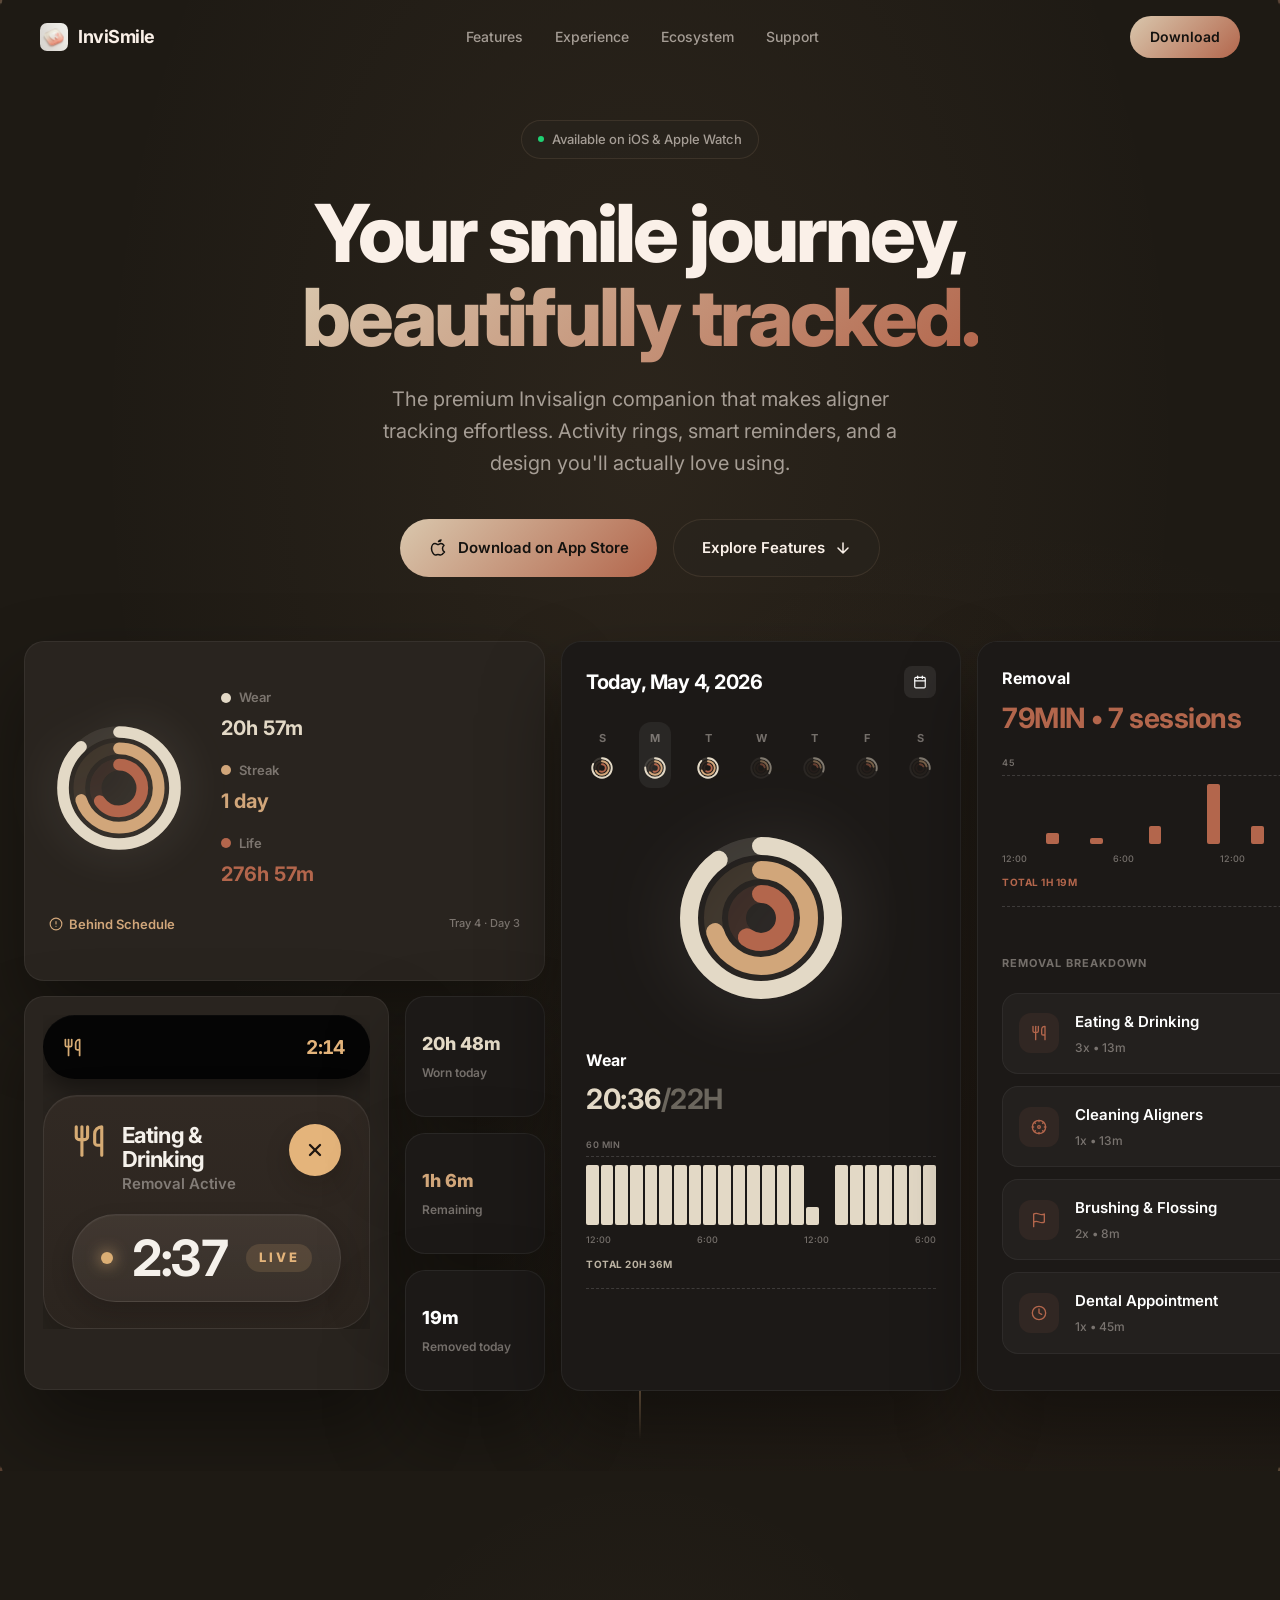
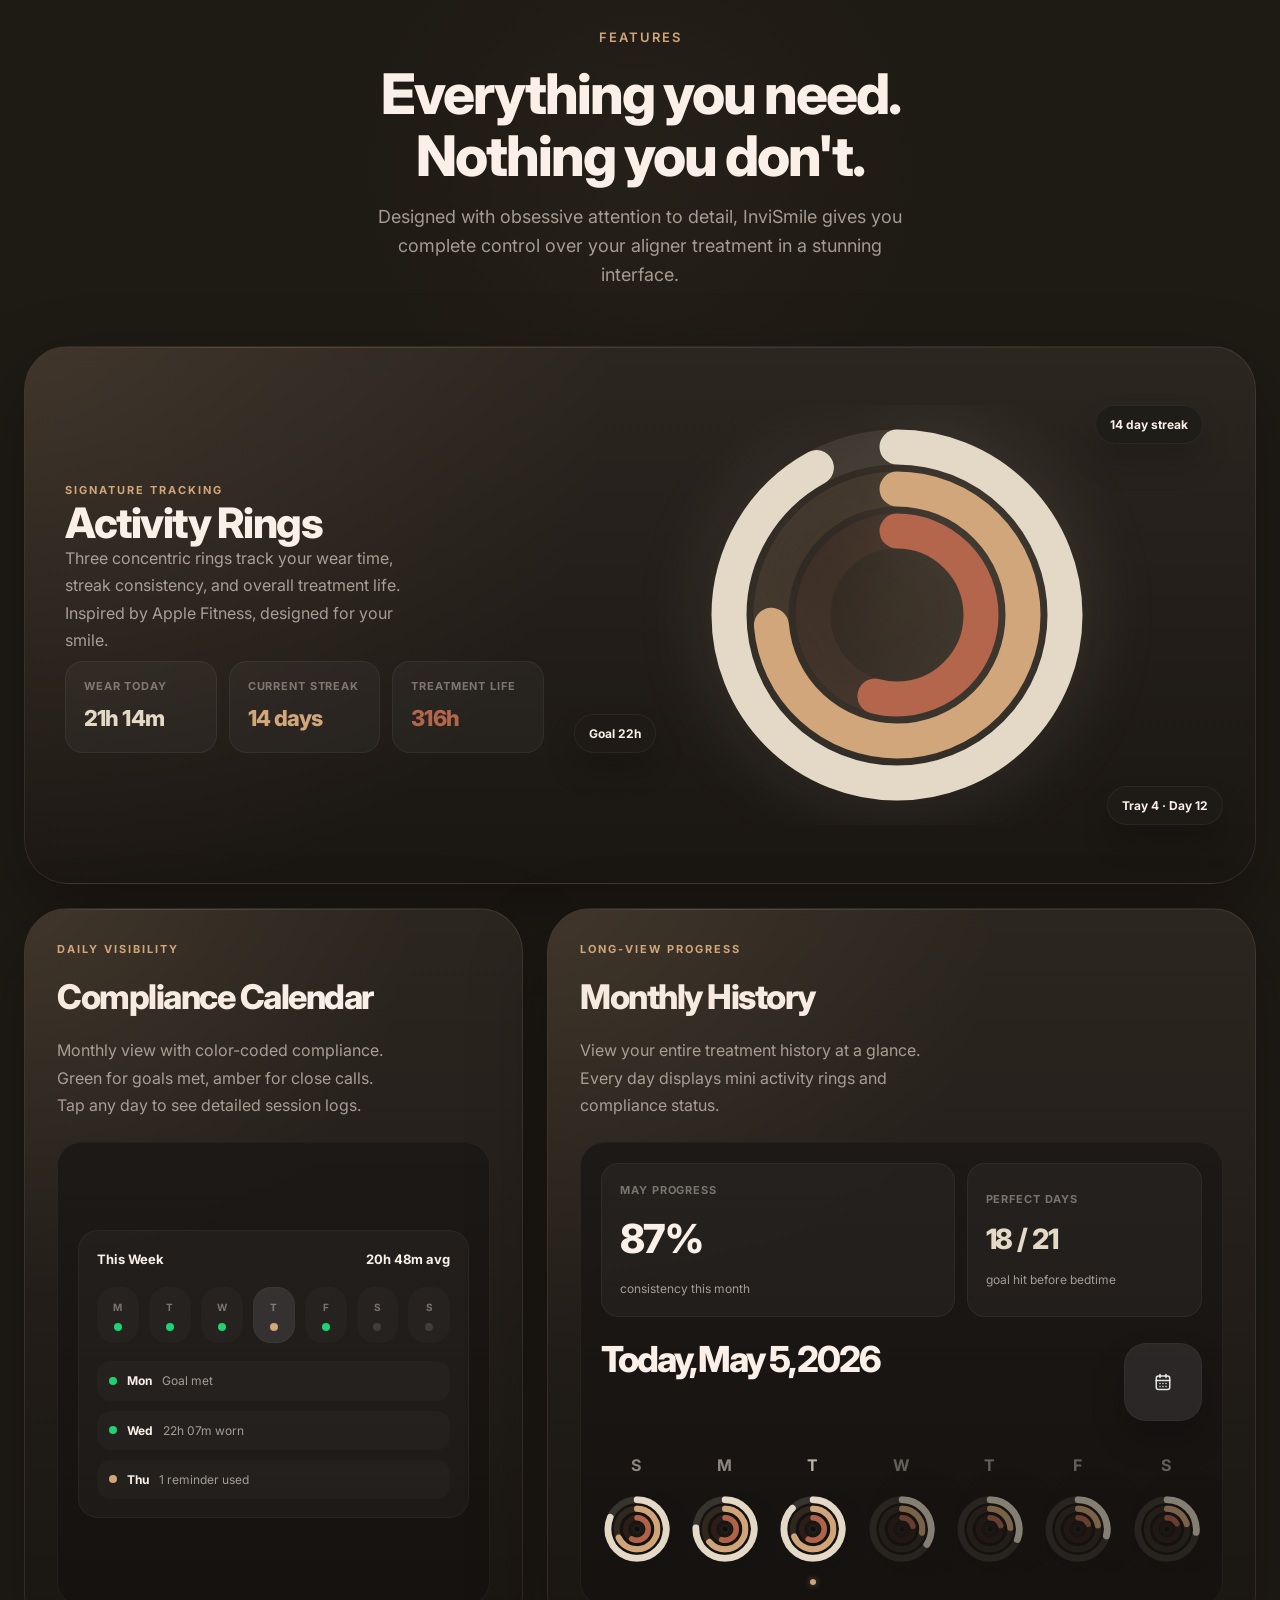
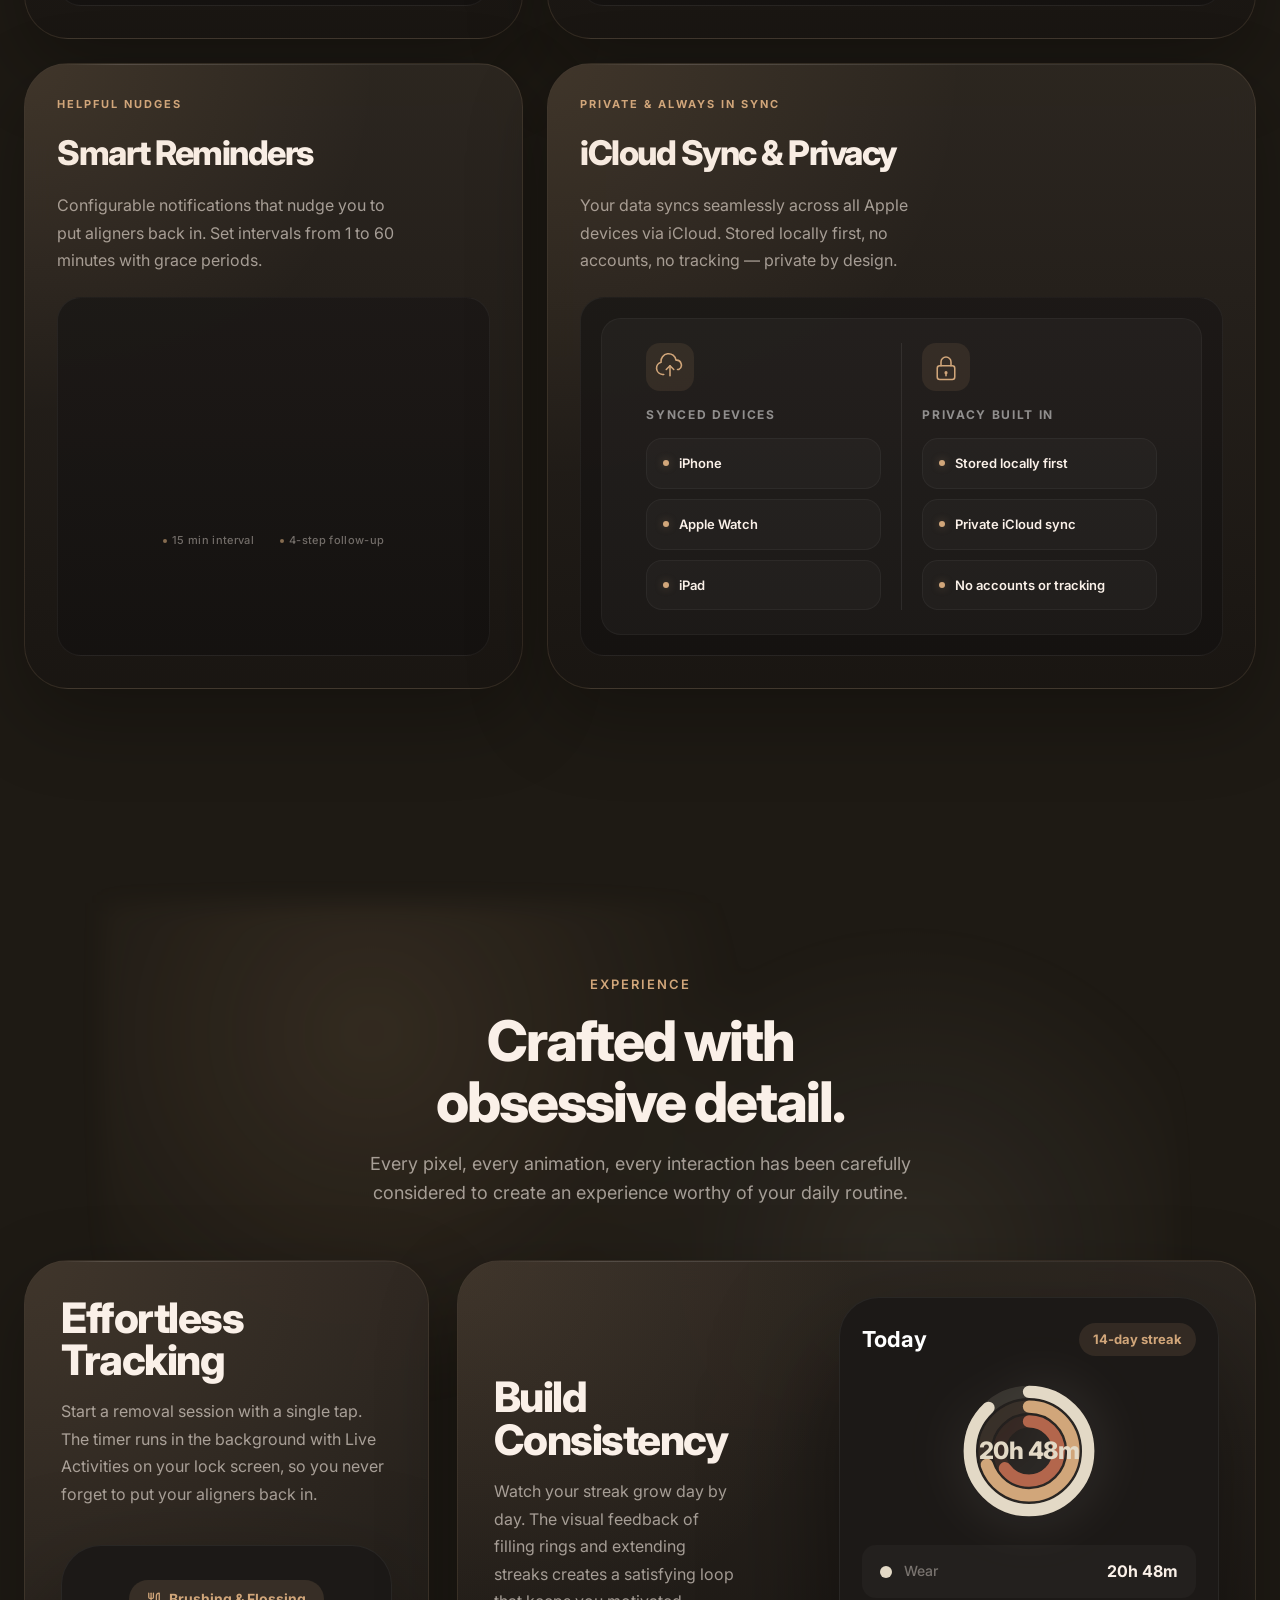
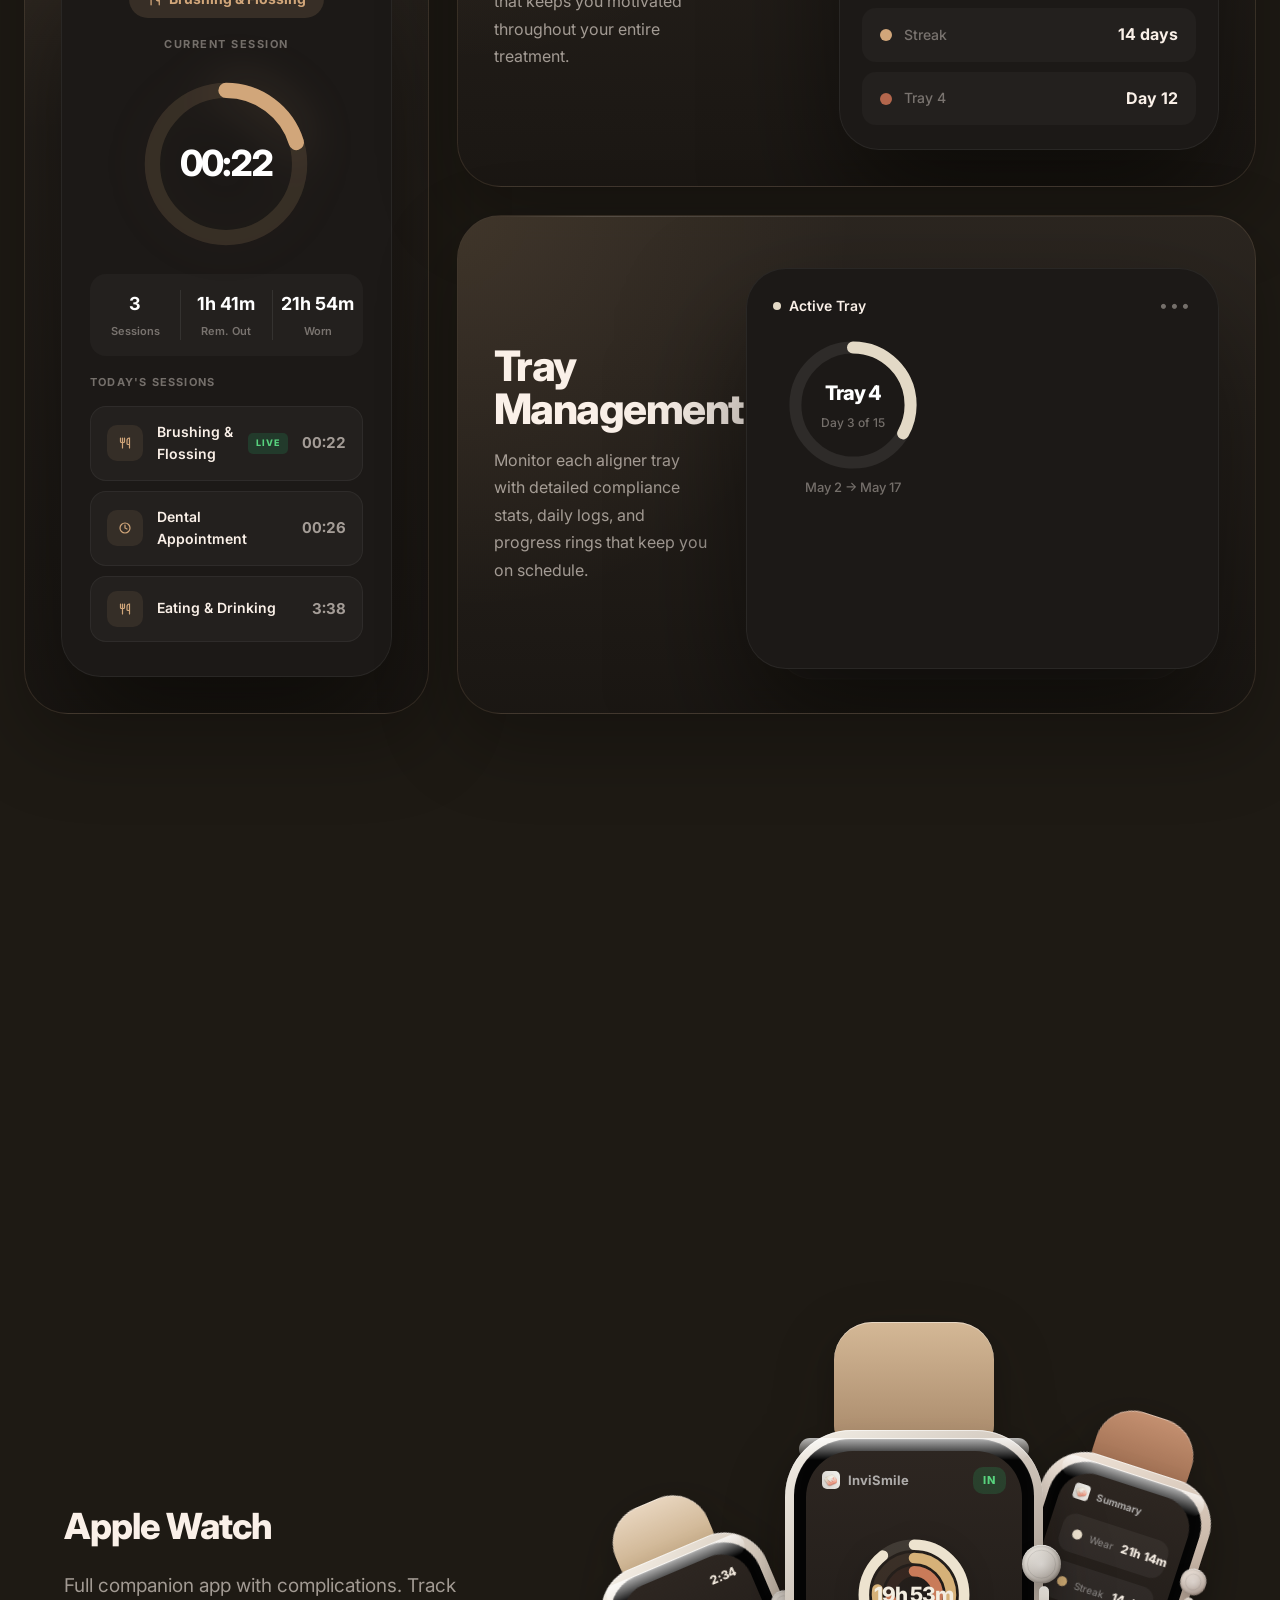
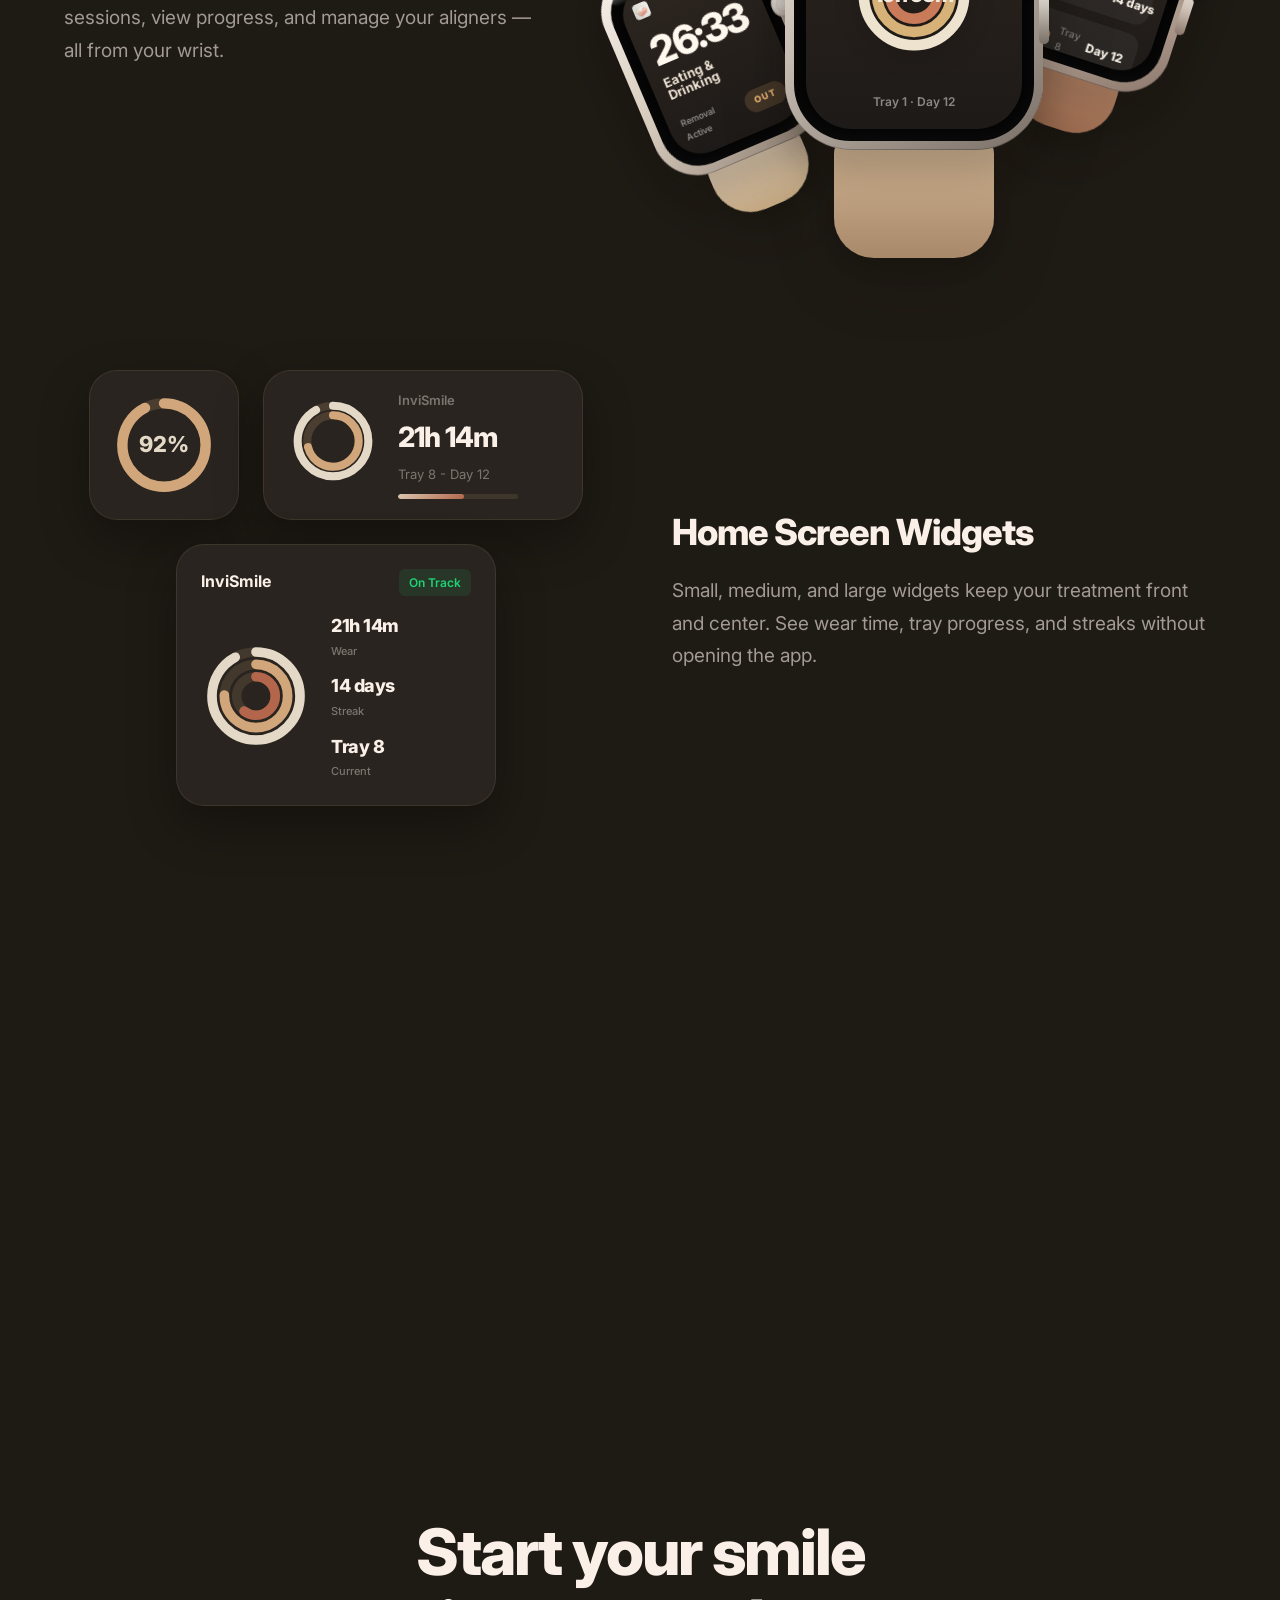
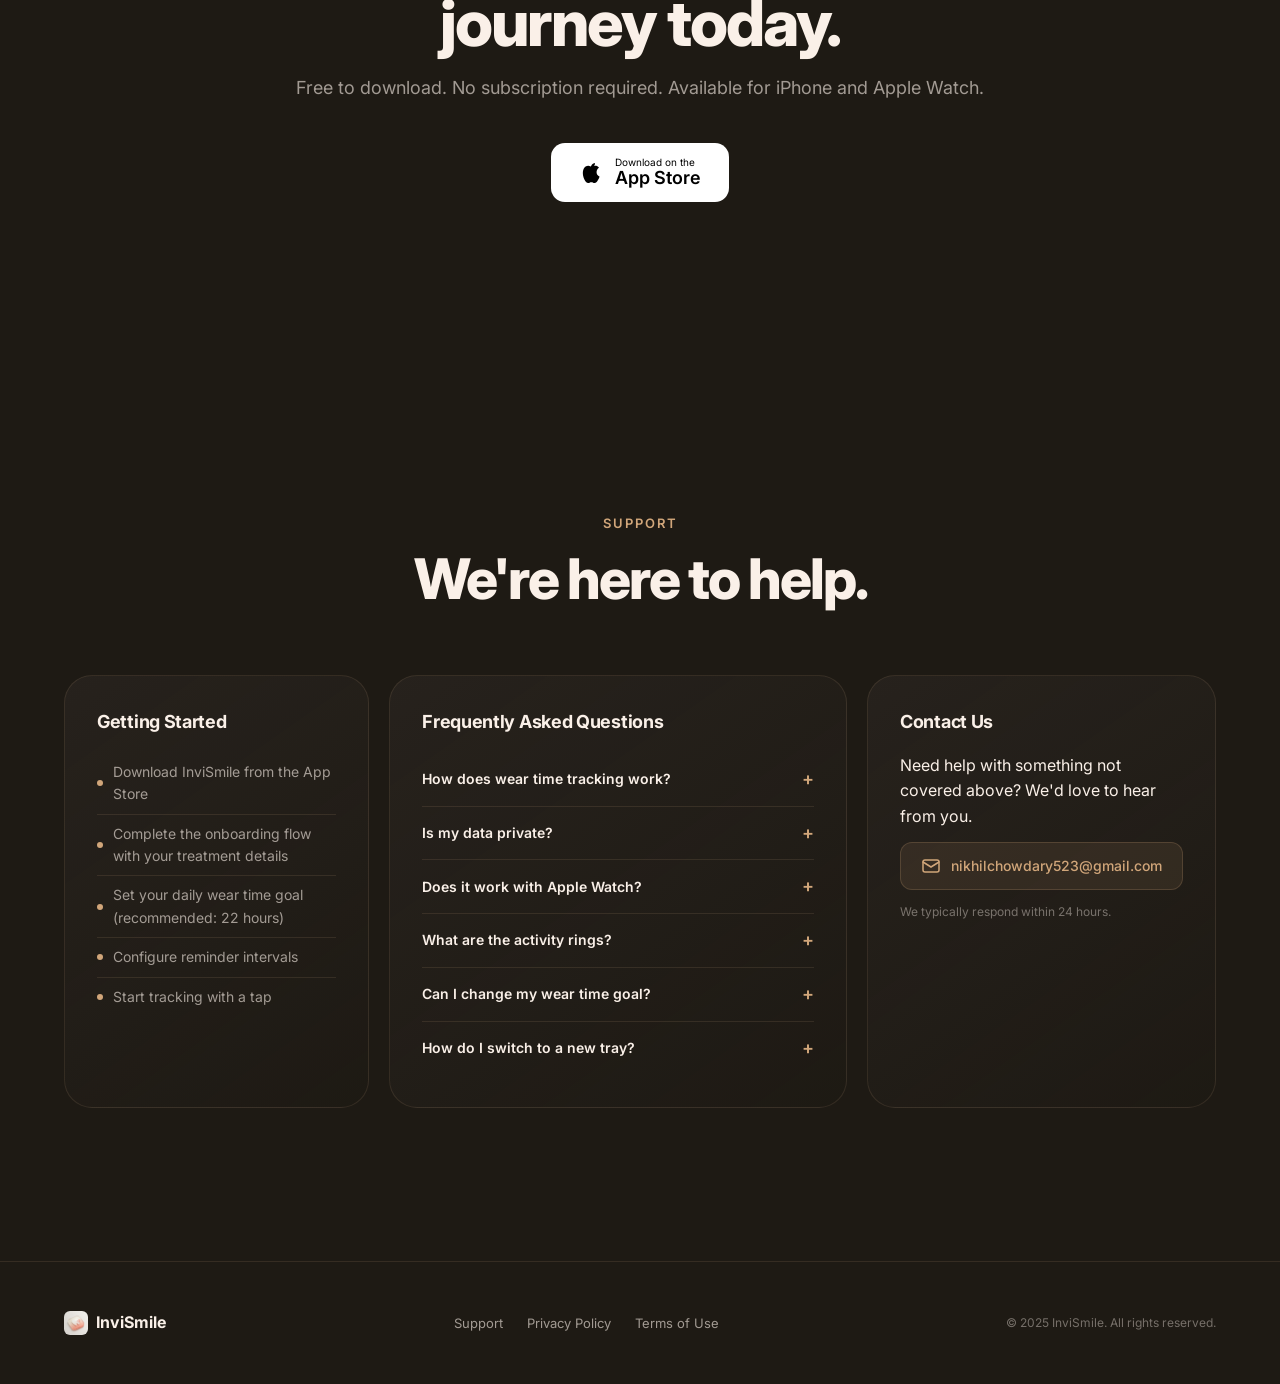
<file: index.html>
<!DOCTYPE html>
<html lang="en">
<head>
    <meta charset="UTF-8">
    <meta name="viewport" content="width=device-width, initial-scale=1.0">
    <title>InviSmile - Your Smile Journey, Beautifully Tracked</title>
    <meta name="description" content="InviSmile is the premium Invisalign tracking app for iOS and Apple Watch. Track wear time, manage trays, and stay on top of your treatment with beautiful activity rings and smart reminders.">
    <link rel="preconnect" href="https://fonts.googleapis.com">
    <link rel="preconnect" href="https://fonts.gstatic.com" crossorigin>
    <link href="https://fonts.googleapis.com/css2?family=Inter:wght@300;400;500;600;700;800;900&display=swap" rel="stylesheet">
    <link rel="stylesheet" href="styles.css">
    <link rel="apple-touch-icon" sizes="180x180" href="favicon.png">
</head>
<body>
    <!-- Navigation -->
    <nav class="nav" id="nav">
        <div class="nav-inner">
            <a href="#" class="nav-logo">
                <img src="app-icon.png" alt="InviSmile" width="28" height="28" style="border-radius:7px;">
                <span>InviSmile</span>
            </a>
            <div class="nav-links">
                <a href="#features">Features</a>
                <a href="#experience">Experience</a>
                <a href="#ecosystem">Ecosystem</a>
                <a href="#support">Support</a>
            </div>
            <a href="#download" class="nav-cta">Download</a>
        </div>
    </nav>

    <!-- Hero Section -->
    <section class="hero" id="hero">
        <div class="hero-bg">
            <canvas id="particleCanvas"></canvas>
            <div class="hero-gradient"></div>
        </div>
        <div class="hero-content">
            <div class="hero-badge" data-animate="fade-up">
                <span class="badge-dot"></span>
                Available on iOS & Apple Watch
            </div>
            <h1 class="hero-title" data-animate="fade-up" data-delay="100">
                Your smile journey,<br>
                <span class="gradient-text">beautifully tracked.</span>
            </h1>
            <p class="hero-subtitle" data-animate="fade-up" data-delay="200">
                The premium Invisalign companion that makes aligner tracking
                effortless. Activity rings, smart reminders, and a design
                you'll actually love using.
            </p>
            <div class="hero-ctas" data-animate="fade-up" data-delay="300">
                <a href="#download" class="btn btn-primary">
                    <svg width="20" height="20" viewBox="0 0 20 20" fill="none">
                        <path d="M14.5 10.5C14.5 8.5 16 7.5 16 7.5C15 6 13.5 5.5 13 5.5C11.5 5.5 11 6.5 10 6.5C9 6.5 8.5 5.5 7 5.5C5.5 5.5 3.5 7 3.5 10.5C3.5 14 6 17 7.5 17C8.5 17 9 16.5 10 16.5C11 16.5 11.5 17 12.5 17C14 17 16.5 14 16.5 14C16.5 14 14.5 13 14.5 10.5Z" stroke="currentColor" stroke-width="1.5" stroke-linecap="round" stroke-linejoin="round"/>
                        <path d="M12 3.5C12.5 3 13 2 13 2C13 2 11.5 2 10.5 3.5" stroke="currentColor" stroke-width="1.5" stroke-linecap="round" stroke-linejoin="round"/>
                    </svg>
                    Download on App Store
                </a>
                <a href="#features" class="btn btn-ghost">
                    Explore Features
                    <svg width="16" height="16" viewBox="0 0 16 16" fill="none">
                        <path d="M8 3V13M8 13L13 8M8 13L3 8" stroke="currentColor" stroke-width="1.5" stroke-linecap="round" stroke-linejoin="round"/>
                    </svg>
                </a>
            </div>
        </div>
        <div class="hero-bento-floating">
            <!-- Card 1: Activity Rings -->
            <div class="bento-card rings-card" data-animate="fade-up" data-delay="300">
                <div class="rc-main-content">
                    <div class="bc-rings-container">
                        <svg viewBox="0 0 120 120" class="bc-rings glow-rings" fill="none">
                            <circle cx="60" cy="60" r="48" class="bc-track bc-wear-track" fill="none"/>
                            <circle cx="60" cy="60" r="48" class="bc-progress bc-wear" style="--progress: 0.88" fill="none"/>
                            <circle cx="60" cy="60" r="34" class="bc-track bc-streak-track" fill="none"/>
                            <circle cx="60" cy="60" r="34" class="bc-progress bc-streak" style="--progress: 0.7" fill="none"/>
                            <circle cx="60" cy="60" r="20" class="bc-track bc-life-track" fill="none"/>
                            <circle cx="60" cy="60" r="20" class="bc-progress bc-life" style="--progress: 0.65" fill="none"/>
                        </svg>
                    </div>
                    
                    <div class="rc-stats-vertical">
                        <div class="rcv-stat">
                            <div class="rcv-lbl-row"><div class="rcv-dot dot-wear"></div><div class="rcv-lbl">Wear</div></div>
                            <div class="rcv-val">20h 57m</div>
                        </div>
                        <div class="rcv-stat">
                            <div class="rcv-lbl-row"><div class="rcv-dot dot-streak"></div><div class="rcv-lbl">Streak</div></div>
                            <div class="rcv-val caramel">1 day</div>
                        </div>
                        <div class="rcv-stat">
                            <div class="rcv-lbl-row"><div class="rcv-dot dot-life"></div><div class="rcv-lbl">Life</div></div>
                            <div class="rcv-val terracotta">276h 57m</div>
                        </div>
                    </div>
                </div>

                <div class="rc-footer">
                    <div class="rc-status-warning">
                        <svg width="14" height="14" viewBox="0 0 24 24" fill="none" stroke="currentColor" stroke-width="2" stroke-linecap="round" stroke-linejoin="round"><circle cx="12" cy="12" r="10"></circle><line x1="12" y1="8" x2="12" y2="12"></line><line x1="12" y1="16" x2="12.01" y2="16"></line></svg>
                        <span>Behind Schedule</span>
                    </div>
                    <span class="bc-tray-info">Tray 4 &middot; Day 3</span>
                </div>
            </div>

            <!-- Card 2: Active Session -->
            <div class="bento-card active-session-card" data-animate="fade-up" data-delay="400">
                <div class="ios-preview-surface ios-preview-surface--hero">
                    <div class="dynamic-island dynamic-island--hero" aria-hidden="true">
                        <div class="dynamic-island__left">
                            <div class="utensil-mark utensil-mark--island">
                                <svg viewBox="0 0 24 24" fill="none" stroke="currentColor" stroke-width="2.2" stroke-linecap="round" stroke-linejoin="round">
                                    <path d="M3 2v7c0 1.1.9 2 2 2h4a2 2 0 0 0 2-2V2"></path>
                                    <path d="M7 2v20"></path>
                                    <path d="M21 15V2v0a5 5 0 0 0-5 5v6c0 1.1.9 2 2 2h3Zm0 0v7"></path>
                                </svg>
                            </div>
                        </div>
                        <div class="dynamic-island__timer" data-live-counter-group="dynamic-island">2:11</div>
                    </div>

                    <div class="live-activity-card live-activity-card--hero" aria-hidden="true">
                        <div class="live-activity-card__header">
                            <div class="live-activity-card__identity">
                                <div class="utensil-mark utensil-mark--card">
                                    <svg viewBox="0 0 24 24" fill="none" stroke="currentColor" stroke-width="2.2" stroke-linecap="round" stroke-linejoin="round">
                                        <path d="M3 2v7c0 1.1.9 2 2 2h4a2 2 0 0 0 2-2V2"></path>
                                        <path d="M7 2v20"></path>
                                        <path d="M21 15V2v0a5 5 0 0 0-5 5v6c0 1.1.9 2 2 2h3Zm0 0v7"></path>
                                    </svg>
                                </div>
                                <div class="live-activity-card__copy">
                                    <div class="live-activity-card__title">Eating &amp; Drinking</div>
                                    <div class="live-activity-card__subtitle">Removal Active</div>
                                </div>
                            </div>
                            <div class="live-activity-card__close">
                                <svg viewBox="0 0 24 24" fill="none" stroke="currentColor" stroke-width="2.8" stroke-linecap="round" stroke-linejoin="round">
                                    <line x1="18" y1="6" x2="6" y2="18"></line>
                                    <line x1="6" y1="6" x2="18" y2="18"></line>
                                </svg>
                            </div>
                        </div>

                        <div class="live-activity-card__timer-pill">
                            <span class="live-activity-card__dot"></span>
                            <span class="live-activity-card__timer" data-live-counter-group="live-activity">2:34</span>
                            <span class="live-activity-card__badge">LIVE</span>
                        </div>
                    </div>
                </div>
            </div>

            <!-- Card 3: Stats Stack -->
            <div class="stat-stack" data-animate="fade-up" data-delay="500">
                <div class="bento-card mini-stat">
                    <div class="ms-val oatmeal">20h 48m</div>
                    <div class="ms-lbl">Worn today</div>
                </div>
                <div class="bento-card mini-stat">
                    <div class="ms-val caramel">1h 6m</div>
                    <div class="ms-lbl">Remaining</div>
                </div>
                <div class="bento-card mini-stat">
                    <div class="ms-val white">19m</div>
                    <div class="ms-lbl">Removed today</div>
                </div>
            </div>

            <!-- Card 4: Analytics Chart -->
            <div class="bento-card chart-card" data-animate="fade-up" data-delay="600">
                <!-- TOP DATE BAR -->
                <div class="calendar-top-bar">
                    <div class="ct-date">Today, May 4, 2026</div>
                    <button class="ct-btn">
                        <svg width="14" height="14" viewBox="0 0 24 24" fill="none" stroke="currentColor" stroke-width="2" stroke-linecap="round" stroke-linejoin="round"><rect x="3" y="4" width="18" height="18" rx="2" ry="2"></rect><line x1="16" y1="2" x2="16" y2="6"></line><line x1="8" y1="2" x2="8" y2="6"></line><line x1="3" y1="10" x2="21" y2="10"></line></svg>
                    </button>
                </div>

                <!-- WEEK STRIP -->
                <div class="calendar-week-strip">
                    <div class="cws-day"><div class="cws-label">S</div><div class="cws-ring"><svg viewBox="0 0 64 64">
                        <circle cx="32" cy="32" r="26" pathLength="100" fill="none" stroke="rgba(227,217,199,0.15)" stroke-width="5"/>
                        <circle cx="32" cy="32" r="26" pathLength="100" fill="none" stroke="#E3D9C6" stroke-width="5" stroke-linecap="round" stroke-dasharray="82 100" transform="rotate(-90 32 32)"/>
                        <circle cx="32" cy="32" r="18" pathLength="100" fill="none" stroke="rgba(209,166,122,0.12)" stroke-width="5"/>
                        <circle cx="32" cy="32" r="18" pathLength="100" fill="none" stroke="#D1A67A" stroke-width="5" stroke-linecap="round" stroke-dasharray="68 100" transform="rotate(-90 32 32)"/>
                        <circle cx="32" cy="32" r="10" pathLength="100" fill="none" stroke="rgba(179,102,77,0.12)" stroke-width="5"/>
                        <circle cx="32" cy="32" r="10" pathLength="100" fill="none" stroke="#B3664C" stroke-width="5" stroke-linecap="round" stroke-dasharray="58 100" transform="rotate(-90 32 32)"/>
                    </svg></div></div>
                    <div class="cws-day active"><div class="cws-label">M</div><div class="cws-ring"><svg viewBox="0 0 64 64">
                        <circle cx="32" cy="32" r="26" pathLength="100" fill="none" stroke="rgba(227,217,199,0.15)" stroke-width="5"/>
                        <circle cx="32" cy="32" r="26" pathLength="100" fill="none" stroke="#E3D9C6" stroke-width="5" stroke-linecap="round" stroke-dasharray="76 100" transform="rotate(-90 32 32)"/>
                        <circle cx="32" cy="32" r="18" pathLength="100" fill="none" stroke="rgba(209,166,122,0.12)" stroke-width="5"/>
                        <circle cx="32" cy="32" r="18" pathLength="100" fill="none" stroke="#D1A67A" stroke-width="5" stroke-linecap="round" stroke-dasharray="64 100" transform="rotate(-90 32 32)"/>
                        <circle cx="32" cy="32" r="10" pathLength="100" fill="none" stroke="rgba(179,102,77,0.12)" stroke-width="5"/>
                        <circle cx="32" cy="32" r="10" pathLength="100" fill="none" stroke="#B3664C" stroke-width="5" stroke-linecap="round" stroke-dasharray="55 100" transform="rotate(-90 32 32)"/>
                    </svg></div></div>
                    <div class="cws-day"><div class="cws-label">T</div><div class="cws-ring"><svg viewBox="0 0 64 64">
                        <circle cx="32" cy="32" r="26" pathLength="100" fill="none" stroke="rgba(227,217,199,0.15)" stroke-width="5"/>
                        <circle cx="32" cy="32" r="26" pathLength="100" fill="none" stroke="#E3D9C6" stroke-width="5" stroke-linecap="round" stroke-dasharray="88 100" transform="rotate(-90 32 32)"/>
                        <circle cx="32" cy="32" r="18" pathLength="100" fill="none" stroke="rgba(209,166,122,0.12)" stroke-width="5"/>
                        <circle cx="32" cy="32" r="18" pathLength="100" fill="none" stroke="#D1A67A" stroke-width="5" stroke-linecap="round" stroke-dasharray="69 100" transform="rotate(-90 32 32)"/>
                        <circle cx="32" cy="32" r="10" pathLength="100" fill="none" stroke="rgba(179,102,77,0.12)" stroke-width="5"/>
                        <circle cx="32" cy="32" r="10" pathLength="100" fill="none" stroke="#B3664C" stroke-width="5" stroke-linecap="round" stroke-dasharray="57 100" transform="rotate(-90 32 32)"/>
                    </svg></div></div>
                    <div class="cws-day"><div class="cws-label">W</div><div class="cws-ring"><svg viewBox="0 0 64 64" opacity="0.5">
                        <circle cx="32" cy="32" r="26" pathLength="100" fill="none" stroke="rgba(227,217,199,0.15)" stroke-width="5"/>
                        <circle cx="32" cy="32" r="26" pathLength="100" fill="none" stroke="#E3D9C6" stroke-width="5" stroke-linecap="round" stroke-dasharray="34 100" transform="rotate(-90 32 32)"/>
                        <circle cx="32" cy="32" r="18" pathLength="100" fill="none" stroke="rgba(209,166,122,0.12)" stroke-width="5"/>
                        <circle cx="32" cy="32" r="18" pathLength="100" fill="none" stroke="#D1A67A" stroke-width="5" stroke-linecap="round" stroke-dasharray="28 100" transform="rotate(-90 32 32)"/>
                        <circle cx="32" cy="32" r="10" pathLength="100" fill="none" stroke="rgba(179,102,77,0.12)" stroke-width="5"/>
                        <circle cx="32" cy="32" r="10" pathLength="100" fill="none" stroke="#B3664C" stroke-width="5" stroke-linecap="round" stroke-dasharray="21 100" transform="rotate(-90 32 32)"/>
                    </svg></div></div>
                    <div class="cws-day"><div class="cws-label">T</div><div class="cws-ring"><svg viewBox="0 0 64 64" opacity="0.5">
                        <circle cx="32" cy="32" r="26" pathLength="100" fill="none" stroke="rgba(227,217,199,0.15)" stroke-width="5"/>
                        <circle cx="32" cy="32" r="26" pathLength="100" fill="none" stroke="#E3D9C6" stroke-width="5" stroke-linecap="round" stroke-dasharray="31 100" transform="rotate(-90 32 32)"/>
                        <circle cx="32" cy="32" r="18" pathLength="100" fill="none" stroke="rgba(209,166,122,0.12)" stroke-width="5"/>
                        <circle cx="32" cy="32" r="18" pathLength="100" fill="none" stroke="#D1A67A" stroke-width="5" stroke-linecap="round" stroke-dasharray="24 100" transform="rotate(-90 32 32)"/>
                        <circle cx="32" cy="32" r="10" pathLength="100" fill="none" stroke="rgba(179,102,77,0.12)" stroke-width="5"/>
                        <circle cx="32" cy="32" r="10" pathLength="100" fill="none" stroke="#B3664C" stroke-width="5" stroke-linecap="round" stroke-dasharray="20 100" transform="rotate(-90 32 32)"/>
                    </svg></div></div>
                    <div class="cws-day"><div class="cws-label">F</div><div class="cws-ring"><svg viewBox="0 0 64 64" opacity="0.5">
                        <circle cx="32" cy="32" r="26" pathLength="100" fill="none" stroke="rgba(227,217,199,0.15)" stroke-width="5"/>
                        <circle cx="32" cy="32" r="26" pathLength="100" fill="none" stroke="#E3D9C6" stroke-width="5" stroke-linecap="round" stroke-dasharray="29 100" transform="rotate(-90 32 32)"/>
                        <circle cx="32" cy="32" r="18" pathLength="100" fill="none" stroke="rgba(209,166,122,0.12)" stroke-width="5"/>
                        <circle cx="32" cy="32" r="18" pathLength="100" fill="none" stroke="#D1A67A" stroke-width="5" stroke-linecap="round" stroke-dasharray="22 100" transform="rotate(-90 32 32)"/>
                        <circle cx="32" cy="32" r="10" pathLength="100" fill="none" stroke="rgba(179,102,77,0.12)" stroke-width="5"/>
                        <circle cx="32" cy="32" r="10" pathLength="100" fill="none" stroke="#B3664C" stroke-width="5" stroke-linecap="round" stroke-dasharray="18 100" transform="rotate(-90 32 32)"/>
                    </svg></div></div>
                    <div class="cws-day"><div class="cws-label">S</div><div class="cws-ring"><svg viewBox="0 0 64 64" opacity="0.5">
                        <circle cx="32" cy="32" r="26" pathLength="100" fill="none" stroke="rgba(227,217,199,0.15)" stroke-width="5"/>
                        <circle cx="32" cy="32" r="26" pathLength="100" fill="none" stroke="#E3D9C6" stroke-width="5" stroke-linecap="round" stroke-dasharray="27 100" transform="rotate(-90 32 32)"/>
                        <circle cx="32" cy="32" r="18" pathLength="100" fill="none" stroke="rgba(209,166,122,0.12)" stroke-width="5"/>
                        <circle cx="32" cy="32" r="18" pathLength="100" fill="none" stroke="#D1A67A" stroke-width="5" stroke-linecap="round" stroke-dasharray="21 100" transform="rotate(-90 32 32)"/>
                        <circle cx="32" cy="32" r="10" pathLength="100" fill="none" stroke="rgba(179,102,77,0.12)" stroke-width="5"/>
                        <circle cx="32" cy="32" r="10" pathLength="100" fill="none" stroke="#B3664C" stroke-width="5" stroke-linecap="round" stroke-dasharray="17 100" transform="rotate(-90 32 32)"/>
                    </svg></div></div>
                </div>

                <!-- HERO RINGS -->
                <div class="calendar-hero-rings">
                    <svg viewBox="0 0 120 120" class="chr-svg" fill="none">
                        <!-- Life Ring (Innermost) - terracotta -->
                        <circle cx="60" cy="60" r="16" stroke="rgba(179, 102, 77, 0.15)" stroke-width="12" fill="none"/>
                        <circle cx="60" cy="60" r="16" stroke="#B3664C" stroke-width="12" stroke-dasharray="100" stroke-dashoffset="40" stroke-linecap="round" fill="none" transform="rotate(-90 60 60)"/>

                        <!-- Streak Ring (Middle) - caramel -->
                        <circle cx="60" cy="60" r="32" stroke="rgba(209, 166, 122, 0.15)" stroke-width="12" fill="none"/>
                        <circle cx="60" cy="60" r="32" stroke="#D1A67A" stroke-width="12" stroke-dasharray="201" stroke-dashoffset="60" stroke-linecap="round" fill="none" transform="rotate(-90 60 60)"/>

                        <!-- Wear Ring (Outermost) - oatmeal -->
                        <circle cx="60" cy="60" r="48" stroke="rgba(227, 217, 199, 0.15)" stroke-width="12" fill="none"/>
                        <circle cx="60" cy="60" r="48" stroke="#E3D9C6" stroke-width="12" stroke-dasharray="301" stroke-dashoffset="30" stroke-linecap="round" fill="none" transform="rotate(-90 60 60)"/>
                    </svg>
                </div>

                <!-- WEAR SECTION -->
                <div class="stat-section">
                    <div class="stat-title">Wear</div>
                    <div class="stat-value"><span class="val-main oatmeal">20:36</span><span class="val-sub oatmeal-dim">/22H</span></div>
                    
                    <div class="chart-area">
                        <div class="chart-y-label">60 MIN</div>
                        <div class="chart-dashed-line top"></div>
                        <div class="chart-bars">
                            <div class="c-bar wear-bar" style="height: 100%;"></div>
                            <div class="c-bar wear-bar" style="height: 100%;"></div>
                            <div class="c-bar wear-bar" style="height: 100%;"></div>
                            <div class="c-bar wear-bar" style="height: 100%;"></div>
                            <div class="c-bar wear-bar" style="height: 100%;"></div>
                            <div class="c-bar wear-bar" style="height: 100%;"></div>
                            <div class="c-bar wear-bar" style="height: 100%;"></div>
                            <div class="c-bar wear-bar" style="height: 100%;"></div>
                            <div class="c-bar wear-bar" style="height: 100%;"></div>
                            <div class="c-bar wear-bar" style="height: 100%;"></div>
                            <div class="c-bar wear-bar" style="height: 100%;"></div>
                            <div class="c-bar wear-bar" style="height: 100%;"></div>
                            <div class="c-bar wear-bar" style="height: 100%;"></div>
                            <div class="c-bar wear-bar" style="height: 100%;"></div>
                            <div class="c-bar wear-bar" style="height: 100%;"></div>
                            <div class="c-bar wear-bar" style="height: 30%;"></div>
                            <div class="c-bar empty"></div>
                            <div class="c-bar wear-bar" style="height: 100%;"></div>
                            <div class="c-bar wear-bar" style="height: 100%;"></div>
                            <div class="c-bar wear-bar" style="height: 100%;"></div>
                            <div class="c-bar wear-bar" style="height: 100%;"></div>
                            <div class="c-bar wear-bar" style="height: 100%;"></div>
                            <div class="c-bar wear-bar" style="height: 100%;"></div>
                            <div class="c-bar wear-bar" style="height: 100%;"></div>
                        </div>
                        <div class="chart-x-axis">
                            <span>12:00</span><span>6:00</span><span>12:00</span><span>6:00</span>
                        </div>
                        <div class="chart-total oatmeal-dim">TOTAL 20H 36M</div>
                        <div class="chart-dashed-line bottom"></div>
                    </div>
                </div>
            </div>

            <!-- Card 5: Removal Analytics -->
            <div class="bento-card removal-chart-card" data-animate="fade-up" data-delay="700">
                <!-- REMOVAL SECTION -->
                <div class="stat-section">
                    <div class="stat-title">Removal</div>
                    <div class="stat-value"><span class="val-main terracotta">79MIN &bull; 7 sessions</span></div>

                    <div class="chart-area">
                        <div class="chart-y-label">45</div>
                        <div class="chart-dashed-line top"></div>
                        <div class="chart-bars">
                            <div class="c-bar empty"></div>
                            <div class="c-bar empty"></div>
                            <div class="c-bar empty"></div>
                            <div class="c-bar removal-bar" style="height: 18%;"></div>
                            <div class="c-bar empty"></div>
                            <div class="c-bar empty"></div>
                            <div class="c-bar removal-bar" style="height: 9%;"></div>
                            <div class="c-bar empty"></div>
                            <div class="c-bar empty"></div>
                            <div class="c-bar empty"></div>
                            <div class="c-bar removal-bar" style="height: 29%;"></div>
                            <div class="c-bar empty"></div>
                            <div class="c-bar empty"></div>
                            <div class="c-bar empty"></div>
                            <div class="c-bar removal-bar" style="height: 100%;"></div>
                            <div class="c-bar empty"></div>
                            <div class="c-bar empty"></div>
                            <div class="c-bar removal-bar" style="height: 29%;"></div>
                            <div class="c-bar empty"></div>
                            <div class="c-bar empty"></div>
                            <div class="c-bar removal-bar" style="height: 9%;"></div>
                            <div class="c-bar empty"></div>
                            <div class="c-bar removal-bar" style="height: 18%;"></div>
                            <div class="c-bar empty"></div>
                        </div>
                        <div class="chart-x-axis">
                            <span>12:00</span><span>6:00</span><span>12:00</span><span>6:00</span>
                        </div>
                        <div class="chart-total terracotta">TOTAL 1H 19M</div>
                        <div class="chart-dashed-line bottom"></div>
                    </div>
                </div>

                <!-- REMOVAL BREAKDOWN SECTION -->
                <div class="calendar-removal-breakdown mt-24">
                    <div class="crb-title">REMOVAL BREAKDOWN</div>

                    <div class="crb-item">
                        <div class="crb-icon"><svg width="16" height="16" viewBox="0 0 24 24" fill="none" stroke="currentColor" stroke-width="2" stroke-linecap="round" stroke-linejoin="round"><path d="M3 2v7c0 1.1.9 2 2 2h4a2 2 0 0 0 2-2V2"></path><path d="M7 2v20"></path><path d="M21 15V2v0a5 5 0 0 0-5 5v6c0 1.1.9 2 2 2h3Zm0 0v7"></path></svg></div>
                        <div class="crb-info">
                            <div class="crb-name">Eating & Drinking</div>
                            <div class="crb-meta">3x &bull; 13m</div>
                        </div>
                        <div class="crb-duration terracotta">13m</div>
                    </div>

                    <div class="crb-item">
                        <div class="crb-icon"><svg width="16" height="16" viewBox="0 0 24 24" fill="none" stroke="currentColor" stroke-width="2" stroke-linecap="round" stroke-linejoin="round"><path d="M12 22c5.523 0 10-4.477 10-10S17.523 2 12 2 2 6.477 2 12s4.477 10 10 10z"></path><path d="M12 12m-2 0a2 2 0 1 0 4 0a2 2 0 1 0 -4 0"></path><path d="M12 2v2"></path><path d="M12 20v2"></path><path d="M5 5l1.5 1.5"></path><path d="M17.5 17.5L19 19"></path><path d="M2 12h2"></path><path d="M20 12h2"></path><path d="M5 19l1.5-1.5"></path><path d="M17.5 6.5L19 5"></path></svg></div>
                        <div class="crb-info">
                            <div class="crb-name">Cleaning Aligners</div>
                            <div class="crb-meta">1x &bull; 13m</div>
                        </div>
                        <div class="crb-duration terracotta">13m</div>
                    </div>

                    <div class="crb-item">
                        <div class="crb-icon"><svg width="16" height="16" viewBox="0 0 24 24" fill="none" stroke="currentColor" stroke-width="2" stroke-linecap="round" stroke-linejoin="round"><path d="M4 15s1-1 4-1 5 2 8 2 4-1 4-1V3s-1 1-4 1-5-2-8-2-4 1-4 1z"></path><line x1="4" y1="22" x2="4" y2="15"></line></svg></div>
                        <div class="crb-info">
                            <div class="crb-name">Brushing & Flossing</div>
                            <div class="crb-meta">2x &bull; 8m</div>
                        </div>
                        <div class="crb-duration terracotta">8m</div>
                    </div>

                    <div class="crb-item">
                        <div class="crb-icon"><svg width="16" height="16" viewBox="0 0 24 24" fill="none" stroke="currentColor" stroke-width="2" stroke-linecap="round" stroke-linejoin="round"><circle cx="12" cy="12" r="10"></circle><polyline points="12 6 12 12 16 14"></polyline></svg></div>
                        <div class="crb-info">
                            <div class="crb-name">Dental Appointment</div>
                            <div class="crb-meta">1x &bull; 45m</div>
                        </div>
                        <div class="crb-duration terracotta">45m</div>
                    </div>
                </div>

                <!-- DAILY SUMMARY -->
                <div class="calendar-removal-breakdown mt-24">
                    <div class="crb-title">DAILY SUMMARY</div>
                    <div class="crb-item">
                        <div class="crb-icon"><svg width="16" height="16" viewBox="0 0 24 24" fill="none" stroke="currentColor" stroke-width="2" stroke-linecap="round" stroke-linejoin="round"><path d="M22 12h-4l-3 9L9 3l-3 9H2"></path></svg></div>
                        <div class="crb-info">
                            <div class="crb-name">Avg Session</div>
                            <div class="crb-meta">across 7 removals</div>
                        </div>
                        <div class="crb-duration oatmeal">11m</div>
                    </div>
                    <div class="crb-item">
                        <div class="crb-icon"><svg width="16" height="16" viewBox="0 0 24 24" fill="none" stroke="currentColor" stroke-width="2" stroke-linecap="round" stroke-linejoin="round"><path d="M12 2v20M17 5H9.5a3.5 3.5 0 0 0 0 7h5a3.5 3.5 0 0 1 0 7H6"></path></svg></div>
                        <div class="crb-info">
                            <div class="crb-name">Longest Removal</div>
                            <div class="crb-meta">Dental Appointment</div>
                        </div>
                        <div class="crb-duration oatmeal">45m</div>
                    </div>
                </div>
            </div>
        </div>
        <div class="hero-scroll-indicator">
            <div class="scroll-line"></div>
        </div>
    </section>

    <!-- Features Section -->
    <section class="features" id="features">
        <div class="container">
            <div class="section-header" data-animate="fade-up">
                <span class="section-tag">Features</span>
                <h2 class="section-title">Everything you need.<br>Nothing you don't.</h2>
                <p class="section-desc">Designed with obsessive attention to detail, InviSmile gives you complete control over your aligner treatment in a stunning interface.</p>
            </div>

            <div class="features-showcase">
                <article class="feature-panel feature-panel--hero" data-animate="fade-up">
                    <div class="feature-panel__copy">
                        <span class="feature-panel__eyebrow">Signature tracking</span>
                        <h3>Activity Rings</h3>
                        <p>Three concentric rings track your wear time, streak consistency, and overall treatment life. Inspired by Apple Fitness, designed for your smile.</p>

                        <div class="feature-value-list">
                            <div class="feature-value-card">
                                <span class="feature-value-card__label">Wear today</span>
                                <span class="feature-value-card__value" style="color: var(--oatmeal);">21h 14m</span>
                            </div>
                            <div class="feature-value-card">
                                <span class="feature-value-card__label">Current streak</span>
                                <span class="feature-value-card__value" style="color: var(--caramel);">14 days</span>
                            </div>
                            <div class="feature-value-card">
                                <span class="feature-value-card__label">Treatment life</span>
                                <span class="feature-value-card__value" style="color: var(--terracotta);">316h</span>
                            </div>
                        </div>
                    </div>

                    <div class="feature-panel__visual">
                        <div class="feature-rings-stage">
                            <span class="feature-rings-chip feature-rings-chip--top">14 day streak</span>
                            <span class="feature-rings-chip feature-rings-chip--left">Goal 22h</span>
                            <span class="feature-rings-chip feature-rings-chip--right">Tray 4 &middot; Day 12</span>

                            <div class="feature-ui-mockup feature-ui-mockup--hero rings-mockup">
                                <div class="bc-rings-container feature-rings-hero__cluster">
                                    <svg viewBox="0 0 120 120" class="bc-rings" fill="none">
                                        <circle cx="60" cy="60" r="48" class="bc-track bc-wear-track" fill="none"/>
                                        <circle cx="60" cy="60" r="48" class="bc-progress bc-wear" style="--progress: 0.92;" fill="none"/>
                                        <circle cx="60" cy="60" r="36" class="bc-track bc-streak-track" fill="none"/>
                                        <circle cx="60" cy="60" r="36" class="bc-progress bc-streak" style="--progress: 0.78;" fill="none"/>
                                        <circle cx="60" cy="60" r="24" class="bc-track bc-life-track" fill="none"/>
                                        <circle cx="60" cy="60" r="24" class="bc-progress bc-life" style="--progress: 0.65;" fill="none"/>
                                    </svg>
                                </div>
                            </div>
                        </div>
                    </div>
                </article>

                <article class="feature-panel feature-panel--calendar" data-animate="fade-up" data-delay="100">
                    <span class="feature-panel__meta">Daily visibility</span>
                    <h3>Compliance Calendar</h3>
                    <p>Monthly view with color-coded compliance. Green for goals met, amber for close calls. Tap any day to see detailed session logs.</p>

                    <div class="feature-ui-mockup feature-ui-mockup--calendar">
                        <div class="calendar-shell">
                            <div class="calendar-shell__header">
                                <span>This Week</span>
                                <span>20h 48m avg</span>
                            </div>

                            <div class="week-strip">
                                <div class="ws-day"><span class="ws-lbl">M</span><span class="ws-dot pass"></span></div>
                                <div class="ws-day"><span class="ws-lbl">T</span><span class="ws-dot pass"></span></div>
                                <div class="ws-day"><span class="ws-lbl">W</span><span class="ws-dot pass"></span></div>
                                <div class="ws-day active"><span class="ws-lbl">T</span><span class="ws-dot warn"></span></div>
                                <div class="ws-day"><span class="ws-lbl">F</span><span class="ws-dot pass"></span></div>
                                <div class="ws-day"><span class="ws-lbl">S</span><span class="ws-dot empty"></span></div>
                                <div class="ws-day"><span class="ws-lbl">S</span><span class="ws-dot empty"></span></div>
                            </div>

                            <div class="calendar-log-list">
                                <div class="calendar-log">
                                    <span class="calendar-log__dot calendar-log__dot--pass"></span>
                                    <span class="calendar-log__day">Mon</span>
                                    <span class="calendar-log__value">Goal met</span>
                                </div>
                                <div class="calendar-log">
                                    <span class="calendar-log__dot calendar-log__dot--pass"></span>
                                    <span class="calendar-log__day">Wed</span>
                                    <span class="calendar-log__value">22h 07m worn</span>
                                </div>
                                <div class="calendar-log">
                                    <span class="calendar-log__dot calendar-log__dot--warn"></span>
                                    <span class="calendar-log__day">Thu</span>
                                    <span class="calendar-log__value">1 reminder used</span>
                                </div>
                            </div>
                        </div>
                    </div>
                </article>

                <article class="feature-panel feature-panel--history" data-animate="fade-up" data-delay="200">
                    <span class="feature-panel__meta">Long-view progress</span>
                    <h3>Monthly History</h3>
                    <p>View your entire treatment history at a glance. Every day displays mini activity rings and compliance status.</p>

                    <div class="feature-ui-mockup feature-ui-mockup--history">
                        <div class="history-board">
                            <div class="history-board__top">
                                <div class="history-board__summary">
                                    <span class="history-board__eyebrow">May progress</span>
                                    <strong class="history-board__value">87%</strong>
                                    <span class="history-board__caption">consistency this month</span>
                                </div>
                                <div class="history-board__summary history-board__summary--compact">
                                    <span class="history-board__eyebrow">Perfect days</span>
                                    <strong class="history-board__mini">18 / 21</strong>
                                    <span class="history-board__caption">goal hit before bedtime</span>
                                </div>
                            </div>

                            <div class="history-week">
                                <div class="history-week__header">
                                    <div class="history-week__title">Today, May 5, 2026</div>
                                    <div class="history-week__icon" aria-hidden="true">
                                        <svg width="18" height="18" viewBox="0 0 24 24" fill="none" stroke="currentColor" stroke-width="2" stroke-linecap="round" stroke-linejoin="round">
                                            <rect x="3" y="4" width="18" height="18" rx="3"></rect>
                                            <path d="M8 2v4M16 2v4M3 10h18"></path>
                                            <path d="M8 14h.01M12 14h.01M16 14h.01M8 18h.01M12 18h.01M16 18h.01"></path>
                                        </svg>
                                    </div>
                                </div>

                                <div class="history-week__grid">
                                    <div class="history-week__day">
                                        <span class="history-week__label">S</span>
                                        <div class="history-ring">
                                            <svg viewBox="0 0 64 64" class="history-ring__svg" aria-hidden="true">
                                                <circle cx="32" cy="32" r="26" pathLength="100" class="history-ring__track history-ring__track--wear"></circle>
                                                <circle cx="32" cy="32" r="26" pathLength="100" class="history-ring__progress history-ring__progress--wear" style="stroke-dasharray: 82 100;"></circle>
                                                <circle cx="32" cy="32" r="18" pathLength="100" class="history-ring__track history-ring__track--streak"></circle>
                                                <circle cx="32" cy="32" r="18" pathLength="100" class="history-ring__progress history-ring__progress--streak" style="stroke-dasharray: 68 100;"></circle>
                                                <circle cx="32" cy="32" r="10" pathLength="100" class="history-ring__track history-ring__track--life"></circle>
                                                <circle cx="32" cy="32" r="10" pathLength="100" class="history-ring__progress history-ring__progress--life" style="stroke-dasharray: 58 100;"></circle>
                                                <circle cx="32" cy="32" r="7" class="history-ring__core"></circle>
                                                <circle cx="32" cy="32" r="3" class="history-ring__core-dot"></circle>
                                            </svg>
                                        </div>
                                    </div>

                                    <div class="history-week__day">
                                        <span class="history-week__label">M</span>
                                        <div class="history-ring">
                                            <svg viewBox="0 0 64 64" class="history-ring__svg" aria-hidden="true">
                                                <circle cx="32" cy="32" r="26" pathLength="100" class="history-ring__track history-ring__track--wear"></circle>
                                                <circle cx="32" cy="32" r="26" pathLength="100" class="history-ring__progress history-ring__progress--wear" style="stroke-dasharray: 76 100;"></circle>
                                                <circle cx="32" cy="32" r="18" pathLength="100" class="history-ring__track history-ring__track--streak"></circle>
                                                <circle cx="32" cy="32" r="18" pathLength="100" class="history-ring__progress history-ring__progress--streak" style="stroke-dasharray: 64 100;"></circle>
                                                <circle cx="32" cy="32" r="10" pathLength="100" class="history-ring__track history-ring__track--life"></circle>
                                                <circle cx="32" cy="32" r="10" pathLength="100" class="history-ring__progress history-ring__progress--life" style="stroke-dasharray: 55 100;"></circle>
                                                <circle cx="32" cy="32" r="7" class="history-ring__core"></circle>
                                                <circle cx="32" cy="32" r="3" class="history-ring__core-dot"></circle>
                                            </svg>
                                        </div>
                                    </div>

                                    <div class="history-week__day history-week__day--selected">
                                        <span class="history-week__label">T</span>
                                        <div class="history-ring history-ring--selected">
                                            <svg viewBox="0 0 64 64" class="history-ring__svg" aria-hidden="true">
                                                <circle cx="32" cy="32" r="26" pathLength="100" class="history-ring__track history-ring__track--wear"></circle>
                                                <circle cx="32" cy="32" r="26" pathLength="100" class="history-ring__progress history-ring__progress--wear" style="stroke-dasharray: 88 100;"></circle>
                                                <circle cx="32" cy="32" r="18" pathLength="100" class="history-ring__track history-ring__track--streak"></circle>
                                                <circle cx="32" cy="32" r="18" pathLength="100" class="history-ring__progress history-ring__progress--streak" style="stroke-dasharray: 69 100;"></circle>
                                                <circle cx="32" cy="32" r="10" pathLength="100" class="history-ring__track history-ring__track--life"></circle>
                                                <circle cx="32" cy="32" r="10" pathLength="100" class="history-ring__progress history-ring__progress--life" style="stroke-dasharray: 57 100;"></circle>
                                                <circle cx="32" cy="32" r="7" class="history-ring__core"></circle>
                                                <circle cx="32" cy="32" r="3" class="history-ring__core-dot"></circle>
                                            </svg>
                                        </div>
                                    </div>

                                    <div class="history-week__day history-week__day--muted">
                                        <span class="history-week__label">W</span>
                                        <div class="history-ring history-ring--muted">
                                            <svg viewBox="0 0 64 64" class="history-ring__svg" aria-hidden="true">
                                                <circle cx="32" cy="32" r="26" pathLength="100" class="history-ring__track history-ring__track--wear"></circle>
                                                <circle cx="32" cy="32" r="26" pathLength="100" class="history-ring__progress history-ring__progress--wear" style="stroke-dasharray: 34 100;"></circle>
                                                <circle cx="32" cy="32" r="18" pathLength="100" class="history-ring__track history-ring__track--streak"></circle>
                                                <circle cx="32" cy="32" r="18" pathLength="100" class="history-ring__progress history-ring__progress--streak" style="stroke-dasharray: 28 100;"></circle>
                                                <circle cx="32" cy="32" r="10" pathLength="100" class="history-ring__track history-ring__track--life"></circle>
                                                <circle cx="32" cy="32" r="10" pathLength="100" class="history-ring__progress history-ring__progress--life" style="stroke-dasharray: 21 100;"></circle>
                                                <circle cx="32" cy="32" r="7" class="history-ring__core"></circle>
                                                <circle cx="32" cy="32" r="3" class="history-ring__core-dot"></circle>
                                            </svg>
                                        </div>
                                    </div>

                                    <div class="history-week__day history-week__day--muted">
                                        <span class="history-week__label">T</span>
                                        <div class="history-ring history-ring--muted">
                                            <svg viewBox="0 0 64 64" class="history-ring__svg" aria-hidden="true">
                                                <circle cx="32" cy="32" r="26" pathLength="100" class="history-ring__track history-ring__track--wear"></circle>
                                                <circle cx="32" cy="32" r="26" pathLength="100" class="history-ring__progress history-ring__progress--wear" style="stroke-dasharray: 31 100;"></circle>
                                                <circle cx="32" cy="32" r="18" pathLength="100" class="history-ring__track history-ring__track--streak"></circle>
                                                <circle cx="32" cy="32" r="18" pathLength="100" class="history-ring__progress history-ring__progress--streak" style="stroke-dasharray: 24 100;"></circle>
                                                <circle cx="32" cy="32" r="10" pathLength="100" class="history-ring__track history-ring__track--life"></circle>
                                                <circle cx="32" cy="32" r="10" pathLength="100" class="history-ring__progress history-ring__progress--life" style="stroke-dasharray: 20 100;"></circle>
                                                <circle cx="32" cy="32" r="7" class="history-ring__core"></circle>
                                                <circle cx="32" cy="32" r="3" class="history-ring__core-dot"></circle>
                                            </svg>
                                        </div>
                                    </div>

                                    <div class="history-week__day history-week__day--muted">
                                        <span class="history-week__label">F</span>
                                        <div class="history-ring history-ring--muted">
                                            <svg viewBox="0 0 64 64" class="history-ring__svg" aria-hidden="true">
                                                <circle cx="32" cy="32" r="26" pathLength="100" class="history-ring__track history-ring__track--wear"></circle>
                                                <circle cx="32" cy="32" r="26" pathLength="100" class="history-ring__progress history-ring__progress--wear" style="stroke-dasharray: 29 100;"></circle>
                                                <circle cx="32" cy="32" r="18" pathLength="100" class="history-ring__track history-ring__track--streak"></circle>
                                                <circle cx="32" cy="32" r="18" pathLength="100" class="history-ring__progress history-ring__progress--streak" style="stroke-dasharray: 22 100;"></circle>
                                                <circle cx="32" cy="32" r="10" pathLength="100" class="history-ring__track history-ring__track--life"></circle>
                                                <circle cx="32" cy="32" r="10" pathLength="100" class="history-ring__progress history-ring__progress--life" style="stroke-dasharray: 18 100;"></circle>
                                                <circle cx="32" cy="32" r="7" class="history-ring__core"></circle>
                                                <circle cx="32" cy="32" r="3" class="history-ring__core-dot"></circle>
                                            </svg>
                                        </div>
                                    </div>

                                    <div class="history-week__day history-week__day--muted">
                                        <span class="history-week__label">S</span>
                                        <div class="history-ring history-ring--muted">
                                            <svg viewBox="0 0 64 64" class="history-ring__svg" aria-hidden="true">
                                                <circle cx="32" cy="32" r="26" pathLength="100" class="history-ring__track history-ring__track--wear"></circle>
                                                <circle cx="32" cy="32" r="26" pathLength="100" class="history-ring__progress history-ring__progress--wear" style="stroke-dasharray: 27 100;"></circle>
                                                <circle cx="32" cy="32" r="18" pathLength="100" class="history-ring__track history-ring__track--streak"></circle>
                                                <circle cx="32" cy="32" r="18" pathLength="100" class="history-ring__progress history-ring__progress--streak" style="stroke-dasharray: 21 100;"></circle>
                                                <circle cx="32" cy="32" r="10" pathLength="100" class="history-ring__track history-ring__track--life"></circle>
                                                <circle cx="32" cy="32" r="10" pathLength="100" class="history-ring__progress history-ring__progress--life" style="stroke-dasharray: 17 100;"></circle>
                                                <circle cx="32" cy="32" r="7" class="history-ring__core"></circle>
                                                <circle cx="32" cy="32" r="3" class="history-ring__core-dot"></circle>
                                            </svg>
                                        </div>
                                    </div>
                                </div>
                            </div>
                        </div>
                    </div>
                </article>

                <article class="feature-panel feature-panel--reminders" data-animate="fade-up" data-delay="300">
                    <span class="feature-panel__meta">Helpful nudges</span>
                    <h3>Smart Reminders</h3>
                    <p>Configurable notifications that nudge you to put aligners back in. Set intervals from 1 to 60 minutes with grace periods.</p>

                    <div class="feature-ui-mockup feature-ui-mockup--reminders">
                        <div class="reminders-stack">
                            <div class="reminders-scene" aria-hidden="true">
                                <div class="notif-bubble notif-bubble--queue notif-bubble--1">
                                    <div class="notif-header">
                                        <div class="notif-icon"></div>
                                        <span class="notif-app">InviSmile</span>
                                        <span class="notif-time">30m</span>
                                    </div>
                                    <div class="notif-body">
                                        <span class="notif-title">Aligners still out</span>
                                        <span class="notif-text">It's been 30 minutes. Put them back in when you're done.</span>
                                    </div>
                                </div>

                                <div class="notif-bubble notif-bubble--queue notif-bubble--2">
                                    <div class="notif-header">
                                        <div class="notif-icon"></div>
                                        <span class="notif-app">InviSmile</span>
                                        <span class="notif-time">25m</span>
                                    </div>
                                    <div class="notif-body">
                                        <span class="notif-title">Finished eating?</span>
                                        <span class="notif-text">If you're done, pop your aligners back in and keep the streak going.</span>
                                    </div>
                                </div>

                                <div class="notif-bubble notif-bubble--queue notif-bubble--3">
                                    <div class="notif-header">
                                        <div class="notif-icon"></div>
                                        <span class="notif-app">InviSmile</span>
                                        <span class="notif-time">cleaning</span>
                                    </div>
                                    <div class="notif-body">
                                        <span class="notif-title">Done cleaning your aligner?</span>
                                        <span class="notif-text">Put it back in now so today's wear time stays on track.</span>
                                    </div>
                                </div>

                                <div class="notif-bubble notif-bubble--queue notif-bubble--4">
                                    <div class="notif-header">
                                        <div class="notif-icon"></div>
                                        <span class="notif-app">InviSmile</span>
                                        <span class="notif-time">2nd reminder</span>
                                    </div>
                                    <div class="notif-body">
                                        <span class="notif-title">Second reminder</span>
                                        <span class="notif-text">Your aligners are still out. Put them back in as soon as you can.</span>
                                    </div>
                                </div>

                            </div>

                            <div class="reminders-chip-row">
                                <span class="reminders-chip">15 min interval</span>
                                <span class="reminders-chip">4-step follow-up</span>
                            </div>
                        </div>
                    </div>
                </article>

                <article class="feature-panel feature-panel--sync-privacy" data-animate="fade-up" data-delay="400">
                    <span class="feature-panel__meta">Private &amp; always in sync</span>
                    <h3>iCloud Sync &amp; Privacy</h3>
                    <p>Your data syncs seamlessly across all Apple devices via iCloud. Stored locally first, no accounts, no tracking — private by design.</p>

                    <div class="feature-ui-mockup feature-ui-mockup--sync-privacy">
                        <div class="sync-privacy-layout" aria-hidden="true">
                            <div class="sync-privacy-column">
                                <div class="sync-privacy-icon sync-icon">
                                    <svg width="30" height="30" viewBox="0 0 48 48" fill="none">
                                        <path d="M14 36H12A10 10 0 0 1 9.8 16.4 12 12 0 0 1 33.6 13 8 8 0 0 1 38 28H36" stroke="currentColor" stroke-width="2.5" stroke-linecap="round" stroke-linejoin="round"/>
                                        <path d="M24 22V38" stroke="currentColor" stroke-width="2.5" stroke-linecap="round" stroke-linejoin="round"/>
                                        <path d="M18 28L24 22L30 28" stroke="currentColor" stroke-width="2.5" stroke-linecap="round" stroke-linejoin="round"/>
                                    </svg>
                                </div>
                                <span class="sync-privacy-label">Synced devices</span>
                                <div class="privacy-feature-list">
                                    <div class="privacy-feature-item">
                                        <span class="privacy-feature-item__dot"></span>
                                        <span>iPhone</span>
                                    </div>
                                    <div class="privacy-feature-item">
                                        <span class="privacy-feature-item__dot"></span>
                                        <span>Apple Watch</span>
                                    </div>
                                    <div class="privacy-feature-item">
                                        <span class="privacy-feature-item__dot"></span>
                                        <span>iPad</span>
                                    </div>
                                </div>
                            </div>

                            <div class="sync-privacy-divider"></div>

                            <div class="sync-privacy-column">
                                <div class="sync-privacy-icon privacy-icon">
                                    <svg width="30" height="30" viewBox="0 0 48 48" fill="none">
                                        <rect x="10" y="22" width="28" height="22" rx="4" stroke="currentColor" stroke-width="2.5" stroke-linecap="round" stroke-linejoin="round"/>
                                        <path d="M16 22V16C16 11.6 19.6 8 24 8C28.4 8 32 11.6 32 16V22" stroke="currentColor" stroke-width="2.5" stroke-linecap="round" stroke-linejoin="round"/>
                                        <circle cx="24" cy="33" r="2.5" fill="currentColor"/>
                                        <line x1="24" y1="33" x2="24" y2="38" stroke="currentColor" stroke-width="2.5" stroke-linecap="round"/>
                                    </svg>
                                </div>
                                <span class="sync-privacy-label">Privacy built in</span>
                                <div class="privacy-feature-list">
                                    <div class="privacy-feature-item">
                                        <span class="privacy-feature-item__dot"></span>
                                        <span>Stored locally first</span>
                                    </div>
                                    <div class="privacy-feature-item">
                                        <span class="privacy-feature-item__dot"></span>
                                        <span>Private iCloud sync</span>
                                    </div>
                                    <div class="privacy-feature-item">
                                        <span class="privacy-feature-item__dot"></span>
                                        <span>No accounts or tracking</span>
                                    </div>
                                </div>
                            </div>
                        </div>
                    </div>
                </article>
            </div>
        </div>
    </section>

    <!-- Experience Section -->
    <section class="experience" id="experience">
        <div class="container">
            <div class="section-header" data-animate="fade-up">
                <span class="section-tag">Experience</span>
                <h2 class="section-title">Crafted with<br>obsessive detail.</h2>
                <p class="section-desc">Every pixel, every animation, every interaction has been carefully considered to create an experience worthy of your daily routine.</p>
            </div>

            <div class="experience-showcase">
                <!-- Left column: Effortless Tracking (tall, spans both rows) -->
                <div class="showcase-item showcase-item--tall" data-animate="fade-up">
                    <div class="showcase-visual">
                        <div class="session-card-mockup">
                            <!-- Reason Pill -->
                            <div class="scm-reason-pill">
                                <svg width="14" height="14" viewBox="0 0 24 24" fill="none" stroke="currentColor" stroke-width="2.2" stroke-linecap="round" stroke-linejoin="round">
                                    <path d="M3 2v7c0 1.1.9 2 2 2h4a2 2 0 0 0 2-2V2"></path>
                                    <path d="M7 2v20"></path>
                                    <path d="M21 15V2v0a5 5 0 0 0-5 5v6c0 1.1.9 2 2 2h3Zm0 0v7"></path>
                                </svg>
                                <span>Brushing &amp; Flossing</span>
                            </div>
                            <div class="scm-section-label">CURRENT SESSION</div>
                            <!-- Timer Ring -->
                            <div class="scm-ring-area">
                                <svg viewBox="0 0 120 120" class="scm-ring-svg">
                                    <circle cx="60" cy="60" r="48" fill="none" stroke="rgba(209,166,122,0.15)" stroke-width="10"/>
                                    <circle cx="60" cy="60" r="48" fill="none" stroke="var(--caramel)" stroke-width="10" stroke-linecap="round" stroke-dasharray="301" stroke-dashoffset="240" transform="rotate(-90 60 60)" class="scm-ring-progress"/>
                                </svg>
                                <div class="scm-center">
                                    <div class="scm-time">00:22</div>
                                </div>
                            </div>
                            <!-- Stats -->
                            <div class="scm-stats-row">
                                <div class="scm-stat">
                                    <span class="scm-stat-val">3</span>
                                    <span class="scm-stat-lbl">Sessions</span>
                                </div>
                                <div class="scm-stat scm-stat-border">
                                    <span class="scm-stat-val">1h 41m</span>
                                    <span class="scm-stat-lbl">Rem. Out</span>
                                </div>
                                <div class="scm-stat">
                                    <span class="scm-stat-val">21h 54m</span>
                                    <span class="scm-stat-lbl">Worn</span>
                                </div>
                            </div>
                            <!-- Session List -->
                            <div class="scm-sessions">
                                <div class="scm-sessions-label">TODAY'S SESSIONS</div>
                                <div class="scm-session-item scm-session-anim-1">
                                    <div class="scm-session-icon">
                                        <svg width="12" height="12" viewBox="0 0 24 24" fill="none" stroke="currentColor" stroke-width="2.4" stroke-linecap="round"><path d="M3 2v7c0 1.1.9 2 2 2h4a2 2 0 0 0 2-2V2"/><path d="M7 2v20"/><path d="M21 15V2a5 5 0 0 0-5 5v6c0 1.1.9 2 2 2h3m0 0v7"/></svg>
                                    </div>
                                    <div class="scm-session-info">
                                        <span class="scm-session-name">Brushing &amp; Flossing <span class="scm-live-badge">LIVE</span></span>
                                    </div>
                                    <span class="scm-session-dur">00:22</span>
                                </div>
                                <div class="scm-session-item scm-session-anim-2">
                                    <div class="scm-session-icon">
                                        <svg width="12" height="12" viewBox="0 0 24 24" fill="none" stroke="currentColor" stroke-width="2.4" stroke-linecap="round"><circle cx="12" cy="12" r="10"/><path d="M12 6v6l4 2"/></svg>
                                    </div>
                                    <div class="scm-session-info">
                                        <span class="scm-session-name">Dental Appointment</span>
                                    </div>
                                    <span class="scm-session-dur">00:26</span>
                                </div>
                                <div class="scm-session-item scm-session-anim-3">
                                    <div class="scm-session-icon">
                                        <svg width="12" height="12" viewBox="0 0 24 24" fill="none" stroke="currentColor" stroke-width="2.4" stroke-linecap="round"><path d="M3 2v7c0 1.1.9 2 2 2h4a2 2 0 0 0 2-2V2"/><path d="M7 2v20"/><path d="M21 15V2a5 5 0 0 0-5 5v6c0 1.1.9 2 2 2h3m0 0v7"/></svg>
                                    </div>
                                    <div class="scm-session-info">
                                        <span class="scm-session-name">Eating &amp; Drinking</span>
                                    </div>
                                    <span class="scm-session-dur">3:38</span>
                                </div>
                            </div>
                        </div>
                    </div>
                    <div class="showcase-text">
                        <h3>Effortless Tracking</h3>
                        <p>Start a removal session with a single tap. The timer runs in the background with Live Activities on your lock screen, so you never forget to put your aligners back in.</p>
                    </div>
                </div>

                <!-- Right column top: Build Consistency (horizontal) -->
                <div class="showcase-item showcase-item--horiz" data-animate="fade-up">
                    <div class="showcase-visual">
                        <div class="rings-card-mockup">
                            <div class="rcm-header">
                                <span class="rcm-title">Today</span>
                                <span class="rcm-streak-pill">14-day streak</span>
                            </div>
                            <div class="rcm-ring-area">
                                <svg viewBox="0 0 120 120" class="rcm-ring-svg">
                                    <circle cx="60" cy="60" r="48" fill="none" stroke="rgba(227,217,199,0.12)" stroke-width="10"/>
                                    <circle cx="60" cy="60" r="48" fill="none" stroke="var(--oatmeal)" stroke-width="10" stroke-linecap="round" stroke-dasharray="301" stroke-dashoffset="36" transform="rotate(-90 60 60)" class="rcm-ring-wear"/>
                                    <circle cx="60" cy="60" r="36" fill="none" stroke="rgba(209,166,122,0.12)" stroke-width="10"/>
                                    <circle cx="60" cy="60" r="36" fill="none" stroke="var(--caramel)" stroke-width="10" stroke-linecap="round" stroke-dasharray="226" stroke-dashoffset="68" transform="rotate(-90 60 60)" class="rcm-ring-streak"/>
                                    <circle cx="60" cy="60" r="24" fill="none" stroke="rgba(179,102,77,0.12)" stroke-width="10"/>
                                    <circle cx="60" cy="60" r="24" fill="none" stroke="var(--terracotta)" stroke-width="10" stroke-linecap="round" stroke-dasharray="151" stroke-dashoffset="53" transform="rotate(-90 60 60)" class="rcm-ring-life"/>
                                </svg>
                                <div class="rcm-center">20h 48m</div>
                            </div>
                            <div class="rcm-stats">
                                <div class="rcm-stat-row">
                                    <span class="rcm-dot" style="background: var(--oatmeal);"></span>
                                    <span class="rcm-stat-label">Wear</span>
                                    <span class="rcm-stat-value">20h 48m</span>
                                </div>
                                <div class="rcm-stat-row">
                                    <span class="rcm-dot" style="background: var(--caramel);"></span>
                                    <span class="rcm-stat-label">Streak</span>
                                    <span class="rcm-stat-value">14 days</span>
                                </div>
                                <div class="rcm-stat-row">
                                    <span class="rcm-dot" style="background: var(--terracotta);"></span>
                                    <span class="rcm-stat-label">Tray 4</span>
                                    <span class="rcm-stat-value">Day 12</span>
                                </div>
                            </div>
                        </div>
                    </div>
                    <div class="showcase-text">
                        <h3>Build Consistency</h3>
                        <p>Watch your streak grow day by day. The visual feedback of filling rings and extending streaks creates a satisfying loop that keeps you motivated throughout your entire treatment.</p>
                    </div>
                </div>

                <!-- Right column bottom: Tray Management (horizontal) -->
                <div class="showcase-item showcase-item--horiz showcase-item--tray" data-animate="fade-up">
                    <div class="showcase-visual">
                        <div class="tray-stack">
                            <div class="tray-stack__card tray-stack__card--back2"></div>
                            <div class="tray-stack__card tray-stack__card--back1"></div>
                            <div class="tray-card-mockup tcm-horizontal">
                                <div class="tcm-header">
                                    <div class="tcm-active-dot"></div>
                                    <span class="tcm-active-label">Active Tray</span>
                                    <span class="tcm-menu">&#8226;&#8226;&#8226;</span>
                                </div>
                                <div class="tcm-body">
                                    <div class="tcm-left">
                                        <div class="tcm-ring-area">
                                            <svg viewBox="0 0 120 120" class="tcm-ring-svg">
                                                <circle cx="60" cy="60" r="48" fill="none" stroke="rgba(255,255,255,0.08)" stroke-width="10"/>
                                                <circle cx="60" cy="60" r="48" fill="none" stroke="#E3D9C6" stroke-width="10" stroke-linecap="round" stroke-dasharray="301" stroke-dashoffset="201" transform="rotate(-90 60 60)" class="tcm-ring-progress"/>
                                            </svg>
                                            <div class="tcm-center">
                                                <div class="tcm-tray-num">Tray 4</div>
                                                <div class="tcm-tray-day">Day 3 of 15</div>
                                            </div>
                                        </div>
                                        <div class="tcm-date-range">May 2 &rarr; May 17</div>
                                    </div>
                                    <div class="tcm-right">
                                        <div class="tcm-stats-grid">
                                            <div class="tcm-stat-cell">
                                                <span class="tcm-stat-val tcm-val-warn">33%</span>
                                                <span class="tcm-stat-lbl">Compliance</span>
                                            </div>
                                            <div class="tcm-stat-cell">
                                                <span class="tcm-stat-val">1/3</span>
                                                <span class="tcm-stat-lbl">Days Passed</span>
                                            </div>
                                            <div class="tcm-stat-cell">
                                                <span class="tcm-stat-val">13d</span>
                                                <span class="tcm-stat-lbl">Remaining</span>
                                            </div>
                                            <div class="tcm-stat-cell">
                                                <span class="tcm-stat-val">17h 40m</span>
                                                <span class="tcm-stat-lbl">Avg Wear</span>
                                            </div>
                                        </div>
                                        <div class="tcm-stat-cell tcm-stat-full">
                                            <span class="tcm-stat-val tcm-val-warn">22h 58m</span>
                                            <span class="tcm-stat-lbl">Life Debt</span>
                                        </div>
                                        <div class="tcm-day-grid">
                                            <span class="tcm-day tcm-day-pass">1</span>
                                            <span class="tcm-day tcm-day-pass">2</span>
                                            <span class="tcm-day tcm-day-warn">3</span>
                                            <span class="tcm-day tcm-day-active">4</span>
                                            <span class="tcm-day">5</span>
                                            <span class="tcm-day">6</span>
                                            <span class="tcm-day">7</span>
                                            <span class="tcm-day">8</span>
                                            <span class="tcm-day">9</span>
                                            <span class="tcm-day">10</span>
                                            <span class="tcm-day">11</span>
                                            <span class="tcm-day">12</span>
                                            <span class="tcm-day">13</span>
                                            <span class="tcm-day">14</span>
                                        </div>
                                    </div>
                                </div>
                            </div>
                        </div>
                    </div>
                    <div class="showcase-text">
                        <h3>Tray Management</h3>
                        <p>Monitor each aligner tray with detailed compliance stats, daily logs, and progress rings that keep you on schedule.</p>
                    </div>
                </div>
            </div>
        </div>
    </section>

    <!-- Ecosystem Section -->
    <section class="ecosystem" id="ecosystem">
        <div class="container">
            <div class="section-header" data-animate="fade-up">
                <span class="section-tag">Ecosystem</span>
                <h2 class="section-title">Works everywhere<br>you do.</h2>
                <p class="section-desc">From your wrist to your home screen, InviSmile keeps your treatment visible and accessible.</p>
            </div>

            <!-- Apple Watch -->
            <div class="eco-section eco-section--watch" data-animate="fade-up">
                <div class="eco-text">
                    <h3>Apple Watch</h3>
                    <p>Full companion app with complications. Track sessions, view progress, and manage your aligners — all from your wrist.</p>
                </div>
                <div class="eco-devices eco-devices--watch">
                    <div class="watch-studio watch-studio--apple" aria-hidden="true">
                        <div class="watch-studio__eyebrow">Apple Watch Companion</div>
                        <div class="watch-studio__cluster">
                            <div class="watch-rig watch-rig--left">
                                <div class="watch-render watch-render--side watch-render--starlight watch-render--band-cream">
                                    <div class="watch-render__strap watch-render__strap--top"></div>
                                    <div class="watch-render__shell">
                                        <span class="watch-render__button"></span>
                                        <span class="watch-render__crown"></span>
                                        <div class="watch-render__bezel">
                                            <div class="watch-screen watch-screen--mocha-session">
                                                <div class="watch-session__header">
                                                    <img class="watch-mocha__icon watch-mocha__icon--small" src="app-icon.png" alt="">
                                                    <span class="watch-session__clock">2:34</span>
                                                </div>
                                                <div class="watch-session__body">
                                                    <div class="watch-session__timer" data-live-counter-group="watch-session">26:30</div>
                                                    <div class="watch-session__reason">Eating &amp; Drinking</div>
                                                </div>
                                                <div class="watch-session__footer">
                                                    <span>Removal Active</span>
                                                    <span class="watch-session__pill">OUT</span>
                                                </div>
                                            </div>
                                        </div>
                                    </div>
                                    <div class="watch-render__strap watch-render__strap--bottom"></div>
                                </div>
                            </div>

                            <div class="watch-rig watch-rig--hero">
                                <div class="watch-render watch-render--hero watch-render--silver watch-render--band-lilac">
                                    <div class="watch-render__strap watch-render__strap--top"></div>
                                    <div class="watch-render__shell">
                                        <span class="watch-render__button"></span>
                                        <span class="watch-render__crown"></span>
                                        <div class="watch-render__bezel">
                                            <div class="watch-screen watch-screen--mocha-rings">
                                                <div class="watch-mocha__top-row">
                                                    <div class="watch-mocha__app">
                                                        <img class="watch-mocha__icon" src="app-icon.png" alt="">
                                                        <span>InviSmile</span>
                                                    </div>
                                                    <span class="watch-mocha__badge">IN</span>
                                                </div>
                                                <div class="watch-mocha-rings__cluster">
                                                    <svg viewBox="0 0 100 100" aria-hidden="true">
                                                        <circle cx="50" cy="50" r="38" fill="none" stroke="rgba(227,217,199,0.14)" stroke-width="8"/>
                                                        <circle cx="50" cy="50" r="38" fill="none" stroke="#EDE3CF" stroke-width="8" stroke-linecap="round" stroke-dasharray="239" stroke-dashoffset="26" transform="rotate(-90 50 50)"/>
                                                        <circle cx="50" cy="50" r="28" fill="none" stroke="rgba(209,166,122,0.12)" stroke-width="8"/>
                                                        <circle cx="50" cy="50" r="28" fill="none" stroke="#D6B178" stroke-width="8" stroke-linecap="round" stroke-dasharray="176" stroke-dashoffset="40" transform="rotate(-90 50 50)"/>
                                                        <circle cx="50" cy="50" r="18" fill="none" stroke="rgba(179,102,77,0.12)" stroke-width="8"/>
                                                        <circle cx="50" cy="50" r="18" fill="none" stroke="#C97B59" stroke-width="8" stroke-linecap="round" stroke-dasharray="113" stroke-dashoffset="32" transform="rotate(-90 50 50)"/>
                                                    </svg>
                                                    <div class="watch-mocha-rings__center">19h 53m</div>
                                                </div>
                                                <div class="watch-mocha-rings__tray">Tray 1 &middot; Day 12</div>
                                            </div>
                                        </div>
                                    </div>
                                    <div class="watch-render__strap watch-render__strap--bottom"></div>
                                </div>
                            </div>

                            <div class="watch-rig watch-rig--right">
                                <div class="watch-render watch-render--side watch-render--champagne watch-render--band-coral">
                                    <div class="watch-render__strap watch-render__strap--top"></div>
                                    <div class="watch-render__shell">
                                        <span class="watch-render__button"></span>
                                        <span class="watch-render__crown"></span>
                                        <div class="watch-render__bezel">
                                            <div class="watch-screen watch-screen--mocha-summary">
                                                <div class="watch-mocha__top-row watch-mocha__top-row--summary">
                                                    <div class="watch-mocha__app">
                                                        <img class="watch-mocha__icon watch-mocha__icon--small" src="app-icon.png" alt="">
                                                        <span>Summary</span>
                                                    </div>
                                                </div>
                                                <div class="watch-mocha-summary__rows">
                                                    <div class="watch-mocha-summary__row">
                                                        <span class="watch-mocha-summary__dot watch-mocha-summary__dot--wear"></span>
                                                        <span class="watch-mocha-summary__label">Wear</span>
                                                        <span class="watch-mocha-summary__value">21h 14m</span>
                                                    </div>
                                                    <div class="watch-mocha-summary__row">
                                                        <span class="watch-mocha-summary__dot watch-mocha-summary__dot--streak"></span>
                                                        <span class="watch-mocha-summary__label">Streak</span>
                                                        <span class="watch-mocha-summary__value">14 days</span>
                                                    </div>
                                                    <div class="watch-mocha-summary__row">
                                                        <span class="watch-mocha-summary__dot watch-mocha-summary__dot--tray"></span>
                                                        <span class="watch-mocha-summary__label">Tray 8</span>
                                                        <span class="watch-mocha-summary__value">Day 12</span>
                                                    </div>
                                                </div>
                                            </div>
                                        </div>
                                    </div>
                                    <div class="watch-render__strap watch-render__strap--bottom"></div>
                                </div>
                            </div>
                        </div>
                    </div>
                </div>
            </div>

            <!-- Widgets -->
            <div class="eco-section reverse" data-animate="fade-up">
                <div class="eco-text">
                    <h3>Home Screen Widgets</h3>
                    <p>Small, medium, and large widgets keep your treatment front and center. See wear time, tray progress, and streaks without opening the app.</p>
                </div>
                <div class="eco-devices">
                    <div class="widgets-showcase">
                        <!-- Small widget -->
                        <div class="hw hw-small">
                            <div class="hw-ring-wrap">
                                <svg viewBox="0 0 48 48">
                                    <circle cx="24" cy="24" r="20" fill="none" stroke="rgba(209,166,122,0.2)" stroke-width="5"/>
                                    <circle cx="24" cy="24" r="20" fill="none" stroke="#D1A67A" stroke-width="5" stroke-linecap="round"
                                        stroke-dasharray="126" stroke-dashoffset="10" transform="rotate(-90 24 24)"/>
                                </svg>
                                <span class="hw-pct">92%</span>
                            </div>
                        </div>
                        <!-- Medium widget -->
                        <div class="hw hw-medium">
                            <div class="hw-med-left">
                                <svg viewBox="0 0 56 56" class="hw-med-ring">
                                    <circle cx="28" cy="28" r="22" fill="none" stroke="rgba(209,166,122,0.2)" stroke-width="5"/>
                                    <circle cx="28" cy="28" r="22" fill="none" stroke="#E3D9C6" stroke-width="5" stroke-linecap="round"
                                        stroke-dasharray="138" stroke-dashoffset="11" transform="rotate(-90 28 28)"/>
                                    <circle cx="28" cy="28" r="16" fill="none" stroke="rgba(209,166,122,0.2)" stroke-width="5"/>
                                    <circle cx="28" cy="28" r="16" fill="none" stroke="#D1A67A" stroke-width="5" stroke-linecap="round"
                                        stroke-dasharray="101" stroke-dashoffset="30" transform="rotate(-90 28 28)"/>
                                </svg>
                            </div>
                            <div class="hw-med-right">
                                <span class="hw-med-title">InviSmile</span>
                                <span class="hw-med-val">21h 14m</span>
                                <span class="hw-med-sub">Tray 8 - Day 12</span>
                                <div class="hw-med-bar"><div class="hw-med-fill"></div></div>
                            </div>
                        </div>
                        <!-- Large widget -->
                        <div class="hw hw-large">
                            <div class="hw-lg-header">
                                <span class="hw-lg-title">InviSmile</span>
                                <span class="hw-lg-status">On Track</span>
                            </div>
                            <div class="hw-lg-body">
                                <div class="hw-lg-ring-wrap">
                                    <svg viewBox="0 0 80 80">
                                        <circle cx="40" cy="40" r="32" fill="none" stroke="rgba(209,166,122,0.15)" stroke-width="7"/>
                                        <circle cx="40" cy="40" r="32" fill="none" stroke="#E3D9C6" stroke-width="7" stroke-linecap="round"
                                            stroke-dasharray="201" stroke-dashoffset="16" transform="rotate(-90 40 40)"/>
                                        <circle cx="40" cy="40" r="23" fill="none" stroke="rgba(209,166,122,0.15)" stroke-width="7"/>
                                        <circle cx="40" cy="40" r="23" fill="none" stroke="#D1A67A" stroke-width="7" stroke-linecap="round"
                                            stroke-dasharray="145" stroke-dashoffset="36" transform="rotate(-90 40 40)"/>
                                        <circle cx="40" cy="40" r="14" fill="none" stroke="rgba(209,166,122,0.15)" stroke-width="7"/>
                                        <circle cx="40" cy="40" r="14" fill="none" stroke="#B3664C" stroke-width="7" stroke-linecap="round"
                                            stroke-dasharray="88" stroke-dashoffset="35" transform="rotate(-90 40 40)"/>
                                    </svg>
                                </div>
                                <div class="hw-lg-stats">
                                    <div class="hw-lg-stat"><span class="hw-lg-sval">21h 14m</span><span class="hw-lg-slbl">Wear</span></div>
                                    <div class="hw-lg-stat"><span class="hw-lg-sval">14 days</span><span class="hw-lg-slbl">Streak</span></div>
                                    <div class="hw-lg-stat"><span class="hw-lg-sval">Tray 8</span><span class="hw-lg-slbl">Current</span></div>
                                </div>
                            </div>
                        </div>
                    </div>
                </div>
            </div>

            <!-- Live Activities -->
            <div class="eco-section" data-animate="fade-up">
                <div class="eco-text">
                    <h3>Live Activities</h3>
                    <p>Your active timer appears on the lock screen and Dynamic Island. Always visible, never forgotten. Tap to jump right back into the app.</p>
                </div>
                <div class="eco-devices">
                    <div class="la-showcase">
                        <div class="ios-preview-surface ios-preview-surface--island" aria-hidden="true">
                            <div class="dynamic-island">
                                <div class="dynamic-island__left">
                                    <div class="utensil-mark utensil-mark--island">
                                        <svg viewBox="0 0 24 24" fill="none" stroke="currentColor" stroke-width="2.2" stroke-linecap="round" stroke-linejoin="round">
                                            <path d="M3 2v7c0 1.1.9 2 2 2h4a2 2 0 0 0 2-2V2"></path>
                                            <path d="M7 2v20"></path>
                                            <path d="M21 15V2v0a5 5 0 0 0-5 5v6c0 1.1.9 2 2 2h3Zm0 0v7"></path>
                                        </svg>
                                    </div>
                                </div>
                                <div class="dynamic-island__timer" data-live-counter-group="dynamic-island">2:11</div>
                            </div>
                        </div>

                        <div class="ios-preview-surface ios-preview-surface--live" aria-hidden="true">
                            <div class="live-activity-card">
                                <div class="live-activity-card__header">
                                    <div class="live-activity-card__identity">
                                        <div class="utensil-mark utensil-mark--card">
                                            <svg viewBox="0 0 24 24" fill="none" stroke="currentColor" stroke-width="2.2" stroke-linecap="round" stroke-linejoin="round">
                                                <path d="M3 2v7c0 1.1.9 2 2 2h4a2 2 0 0 0 2-2V2"></path>
                                                <path d="M7 2v20"></path>
                                                <path d="M21 15V2v0a5 5 0 0 0-5 5v6c0 1.1.9 2 2 2h3Zm0 0v7"></path>
                                            </svg>
                                        </div>
                                        <div class="live-activity-card__copy">
                                            <div class="live-activity-card__title">Eating &amp; Drinking</div>
                                            <div class="live-activity-card__subtitle">Removal Active</div>
                                        </div>
                                    </div>
                                    <div class="live-activity-card__close">
                                        <svg viewBox="0 0 24 24" fill="none" stroke="currentColor" stroke-width="2.8" stroke-linecap="round" stroke-linejoin="round">
                                            <line x1="18" y1="6" x2="6" y2="18"></line>
                                            <line x1="6" y1="6" x2="18" y2="18"></line>
                                        </svg>
                                    </div>
                                </div>

                                <div class="live-activity-card__timer-pill">
                                    <span class="live-activity-card__dot"></span>
                                    <span class="live-activity-card__timer" data-live-counter-group="live-activity">2:34</span>
                                    <span class="live-activity-card__badge">LIVE</span>
                                </div>
                            </div>
                        </div>
                    </div>
                </div>
            </div>
        </div>
    </section>

    <!-- Download Section -->
    <section class="download" id="download">
        <div class="container">
            <div class="download-content" data-animate="fade-up">
                <h2 class="download-title">Start your smile<br>journey today.</h2>
                <p class="download-desc">Free to download. No subscription required. Available for iPhone and Apple Watch.</p>
                <a href="#" class="app-store-badge">
                    <svg width="24" height="24" viewBox="0 0 24 24" fill="currentColor">
                        <path d="M18.71 19.5C17.88 20.74 17 21.95 15.66 21.97C14.32 22 13.89 21.18 12.37 21.18C10.84 21.18 10.37 21.95 9.1 22C7.79 22.05 6.8 20.68 5.96 19.47C4.25 16.56 2.93 11.3 4.7 7.72C5.57 5.94 7.36 4.86 9.28 4.84C10.56 4.81 11.78 5.72 12.57 5.72C13.36 5.72 14.84 4.62 16.39 4.8C17.05 4.83 18.87 5.06 20.05 6.76C19.93 6.83 17.54 8.22 17.56 11.1C17.59 14.56 20.54 15.68 20.57 15.69C20.54 15.77 20.11 17.26 18.71 19.5ZM13 3.5C13.73 2.67 14.94 2.04 15.94 2C16.07 3.17 15.6 4.35 14.9 5.19C14.21 6.04 13.07 6.7 11.95 6.61C11.8 5.46 12.36 4.26 13 3.5Z"/>
                    </svg>
                    <div>
                        <span class="badge-small">Download on the</span>
                        <span class="badge-large">App Store</span>
                    </div>
                </a>
            </div>
        </div>
    </section>

    <!-- Support Section -->
    <section class="support" id="support">
        <div class="container">
            <div class="section-header" data-animate="fade-up">
                <span class="section-tag">Support</span>
                <h2 class="section-title">We're here to help.</h2>
            </div>

            <div class="support-grid" data-animate="fade-up">
                <div class="support-card">
                    <h3>Getting Started</h3>
                    <ul>
                        <li>Download InviSmile from the App Store</li>
                        <li>Complete the onboarding flow with your treatment details</li>
                        <li>Set your daily wear time goal (recommended: 22 hours)</li>
                        <li>Configure reminder intervals</li>
                        <li>Start tracking with a tap</li>
                    </ul>
                </div>

                <div class="support-card">
                    <h3>Frequently Asked Questions</h3>
                    <details>
                        <summary>How does wear time tracking work?</summary>
                        <p>InviSmile calculates your daily wear time by subtracting the time your aligners are out (removal sessions) from 24 hours. Simply tap the timer when you remove your aligners and tap again when you put them back in.</p>
                    </details>
                    <details>
                        <summary>Is my data private?</summary>
                        <p>Absolutely. All data is stored locally on your device and synced privately via your personal iCloud account. We have zero access to your data and don't collect any analytics or personal information.</p>
                    </details>
                    <details>
                        <summary>Does it work with Apple Watch?</summary>
                        <p>Yes! InviSmile includes a full Apple Watch companion app with complications, allowing you to track sessions and view progress directly from your wrist.</p>
                    </details>
                    <details>
                        <summary>What are the activity rings?</summary>
                        <p>Inspired by Apple Fitness, our three rings represent: Wear (daily wear time goal), Streak (consecutive days meeting your goal), and Life (overall treatment compliance). Fill all three to stay on track!</p>
                    </details>
                    <details>
                        <summary>Can I change my wear time goal?</summary>
                        <p>Yes, go to Settings and adjust your daily wear target between 18-24 hours. You can also configure grace minutes and compliance mode to match your orthodontist's recommendations.</p>
                    </details>
                    <details>
                        <summary>How do I switch to a new tray?</summary>
                        <p>Navigate to the Trays tab and tap the add button to register your new tray. The app will automatically track your progress for each tray based on the days-per-tray setting.</p>
                    </details>
                </div>

                <div class="support-card">
                    <h3>Contact Us</h3>
                    <p>Need help with something not covered above? We'd love to hear from you.</p>
                    <a href="mailto:nikhilchowdary523@gmail.com" class="support-email">
                        <svg width="20" height="20" viewBox="0 0 20 20" fill="none">
                            <rect x="2" y="4" width="16" height="12" rx="2" stroke="currentColor" stroke-width="1.5"/>
                            <path d="M2 6L10 11L18 6" stroke="currentColor" stroke-width="1.5" stroke-linecap="round"/>
                        </svg>
                        nikhilchowdary523@gmail.com
                    </a>
                    <p class="support-note">We typically respond within 24 hours.</p>
                </div>
            </div>
        </div>
    </section>

    <!-- Footer -->
    <footer class="footer">
        <div class="container">
            <div class="footer-inner">
                <div class="footer-brand">
                    <img src="app-icon.png" alt="InviSmile" width="24" height="24" style="border-radius:6px;">
                    <span>InviSmile</span>
                </div>
                <div class="footer-links">
                    <a href="#support">Support</a>
                    <a href="privacy.html">Privacy Policy</a>
                    <a href="terms.html">Terms of Use</a>
                </div>
                <p class="footer-copy">&copy; 2025 InviSmile. All rights reserved.</p>
            </div>
        </div>
    </footer>

    <script src="script.js"></script>
</body>
</html>
</file>
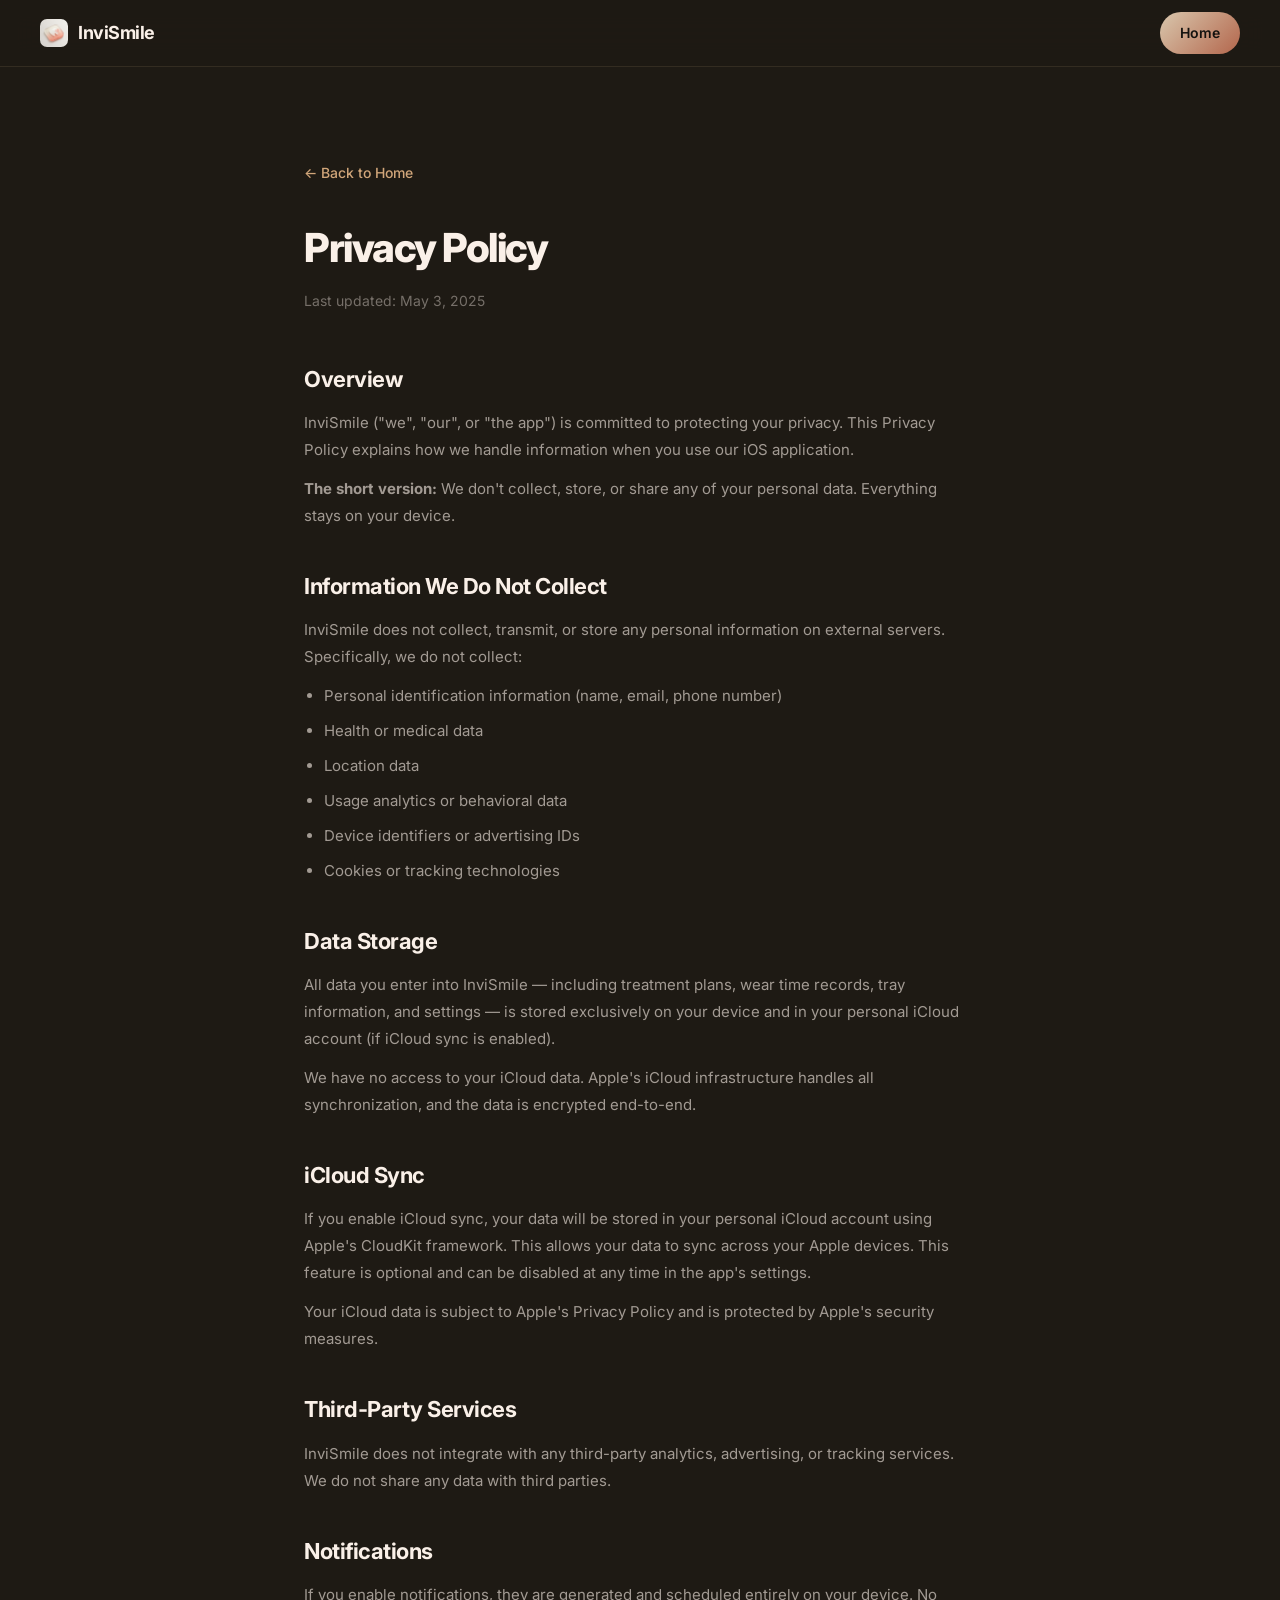
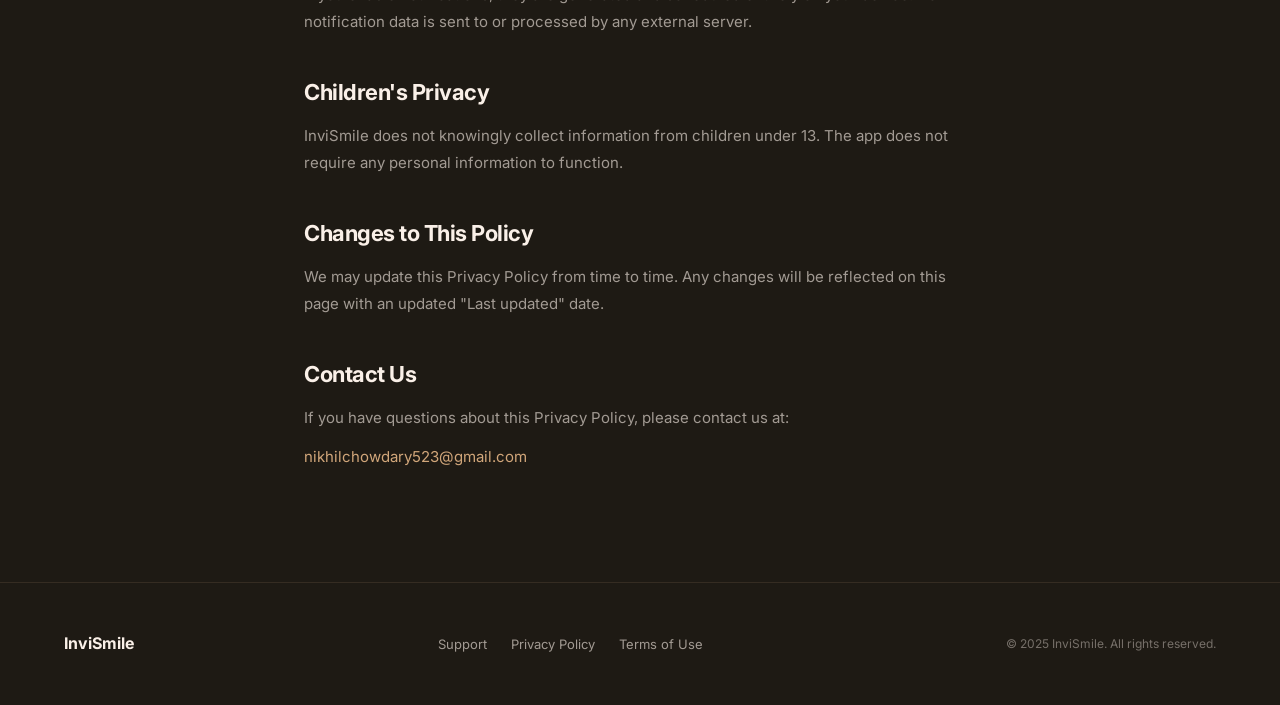
<file: privacy.html>
<!DOCTYPE html>
<html lang="en">
<head>
    <meta charset="UTF-8">
    <meta name="viewport" content="width=device-width, initial-scale=1.0">
    <title>Privacy Policy - InviSmile</title>
    <link rel="preconnect" href="https://fonts.googleapis.com">
    <link rel="preconnect" href="https://fonts.gstatic.com" crossorigin>
    <link href="https://fonts.googleapis.com/css2?family=Inter:wght@300;400;500;600;700;800&display=swap" rel="stylesheet">
    <link rel="stylesheet" href="styles.css">
    <style>
        .legal-content {
            max-width: 720px;
            margin: 0 auto;
            padding: 160px 24px 100px;
        }
        .legal-content h1 {
            font-size: 40px;
            font-weight: 800;
            letter-spacing: -1.5px;
            margin-bottom: 8px;
        }
        .legal-content .last-updated {
            color: var(--text-tertiary);
            font-size: 14px;
            margin-bottom: 48px;
        }
        .legal-content h2 {
            font-size: 22px;
            font-weight: 700;
            margin-top: 40px;
            margin-bottom: 12px;
            letter-spacing: -0.5px;
        }
        .legal-content p, .legal-content li {
            font-size: 15px;
            color: var(--text-secondary);
            line-height: 1.8;
            margin-bottom: 12px;
        }
        .legal-content ul {
            padding-left: 20px;
            list-style: disc;
        }
        .legal-content ul li {
            margin-bottom: 8px;
        }
        .back-link {
            display: inline-flex;
            align-items: center;
            gap: 8px;
            font-size: 14px;
            font-weight: 500;
            color: var(--caramel);
            margin-bottom: 32px;
        }
    </style>
</head>
<body>
    <nav class="nav scrolled" id="nav">
        <div class="nav-inner">
            <a href="index.html" class="nav-logo">
                <img src="app-icon.png" alt="InviSmile" width="28" height="28" style="border-radius:7px;">
                <span>InviSmile</span>
            </a>
            <a href="index.html" class="nav-cta">Home</a>
        </div>
    </nav>

    <div class="legal-content">
        <a href="index.html" class="back-link">&larr; Back to Home</a>
        <h1>Privacy Policy</h1>
        <p class="last-updated">Last updated: May 3, 2025</p>

        <h2>Overview</h2>
        <p>InviSmile ("we", "our", or "the app") is committed to protecting your privacy. This Privacy Policy explains how we handle information when you use our iOS application.</p>
        <p><strong>The short version:</strong> We don't collect, store, or share any of your personal data. Everything stays on your device.</p>

        <h2>Information We Do Not Collect</h2>
        <p>InviSmile does not collect, transmit, or store any personal information on external servers. Specifically, we do not collect:</p>
        <ul>
            <li>Personal identification information (name, email, phone number)</li>
            <li>Health or medical data</li>
            <li>Location data</li>
            <li>Usage analytics or behavioral data</li>
            <li>Device identifiers or advertising IDs</li>
            <li>Cookies or tracking technologies</li>
        </ul>

        <h2>Data Storage</h2>
        <p>All data you enter into InviSmile — including treatment plans, wear time records, tray information, and settings — is stored exclusively on your device and in your personal iCloud account (if iCloud sync is enabled).</p>
        <p>We have no access to your iCloud data. Apple's iCloud infrastructure handles all synchronization, and the data is encrypted end-to-end.</p>

        <h2>iCloud Sync</h2>
        <p>If you enable iCloud sync, your data will be stored in your personal iCloud account using Apple's CloudKit framework. This allows your data to sync across your Apple devices. This feature is optional and can be disabled at any time in the app's settings.</p>
        <p>Your iCloud data is subject to Apple's Privacy Policy and is protected by Apple's security measures.</p>

        <h2>Third-Party Services</h2>
        <p>InviSmile does not integrate with any third-party analytics, advertising, or tracking services. We do not share any data with third parties.</p>

        <h2>Notifications</h2>
        <p>If you enable notifications, they are generated and scheduled entirely on your device. No notification data is sent to or processed by any external server.</p>

        <h2>Children's Privacy</h2>
        <p>InviSmile does not knowingly collect information from children under 13. The app does not require any personal information to function.</p>

        <h2>Changes to This Policy</h2>
        <p>We may update this Privacy Policy from time to time. Any changes will be reflected on this page with an updated "Last updated" date.</p>

        <h2>Contact Us</h2>
        <p>If you have questions about this Privacy Policy, please contact us at:</p>
        <p><a href="mailto:nikhilchowdary523@gmail.com" style="color: var(--caramel);">nikhilchowdary523@gmail.com</a></p>
    </div>

    <footer class="footer">
        <div class="container">
            <div class="footer-inner">
                <div class="footer-brand">
                    <span>InviSmile</span>
                </div>
                <div class="footer-links">
                    <a href="index.html#support">Support</a>
                    <a href="privacy.html">Privacy Policy</a>
                    <a href="terms.html">Terms of Use</a>
                </div>
                <p class="footer-copy">&copy; 2025 InviSmile. All rights reserved.</p>
            </div>
        </div>
    </footer>
</body>
</html>
</file>
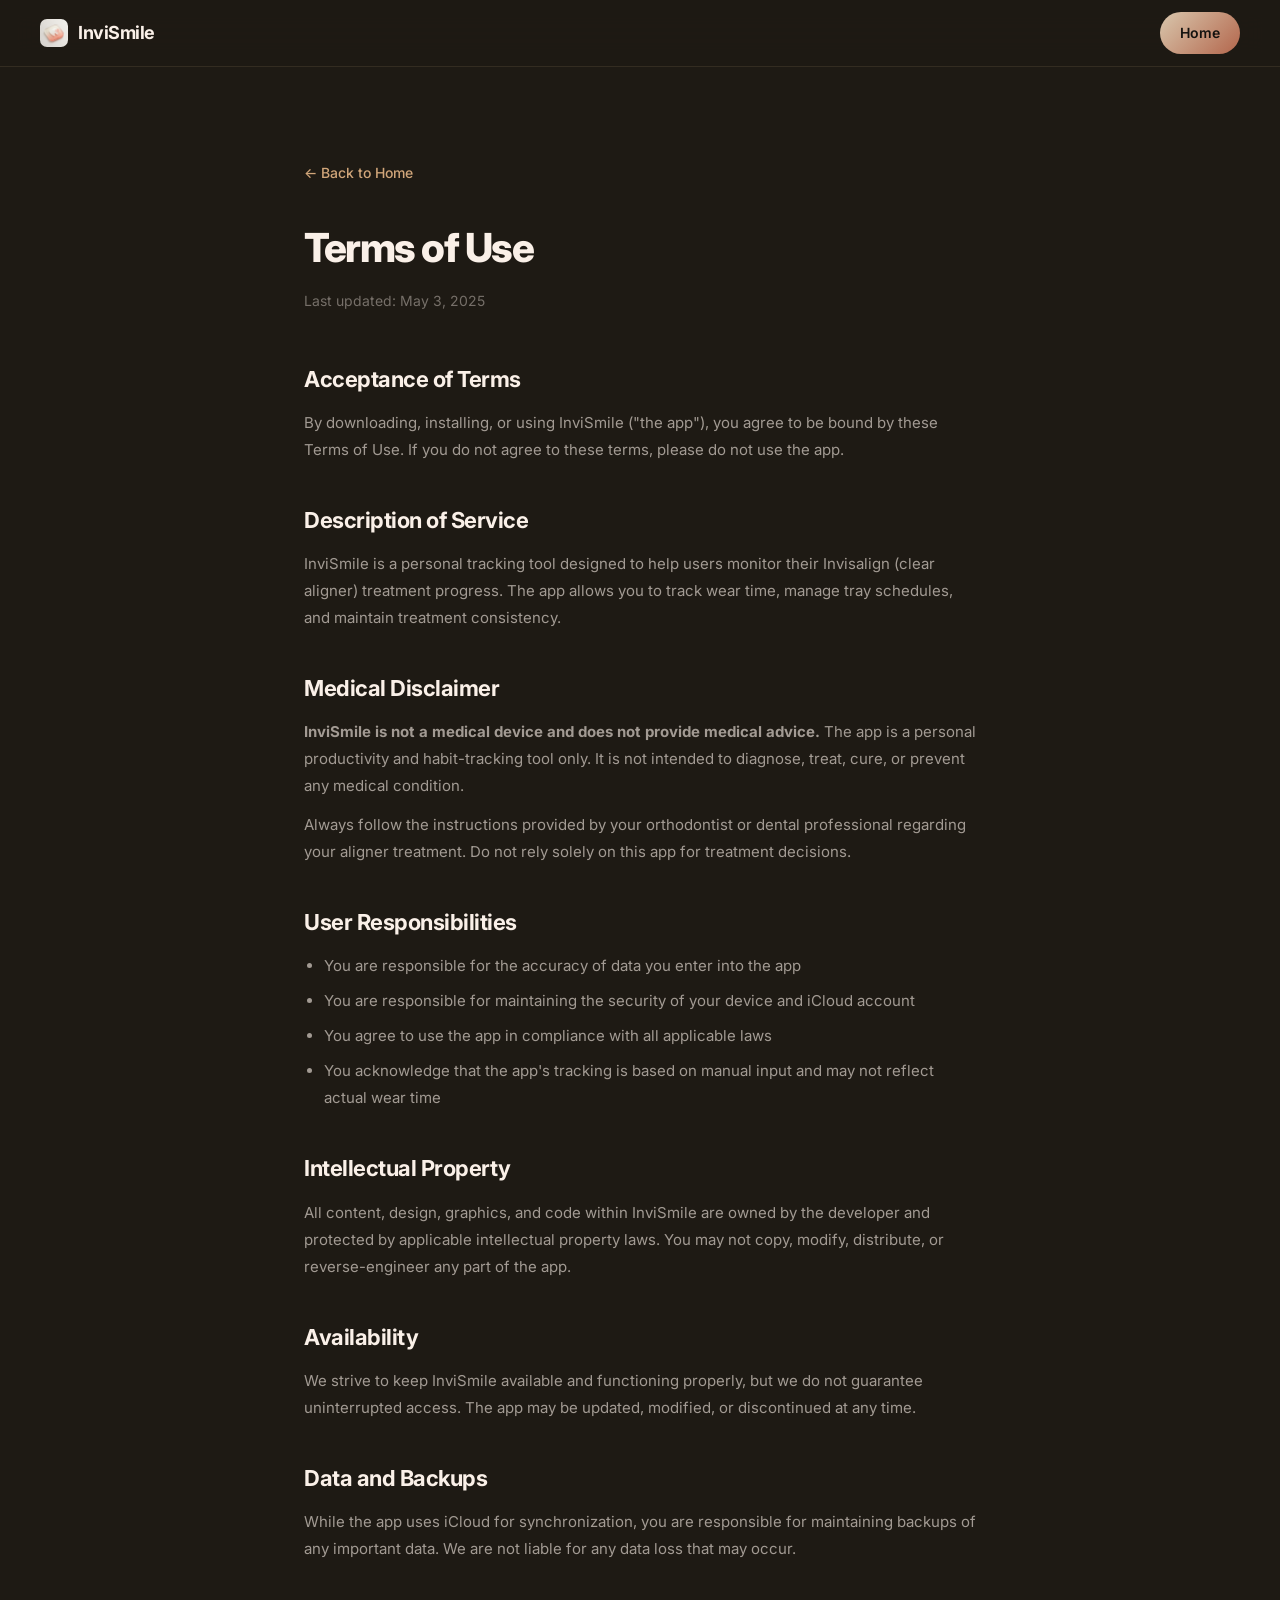
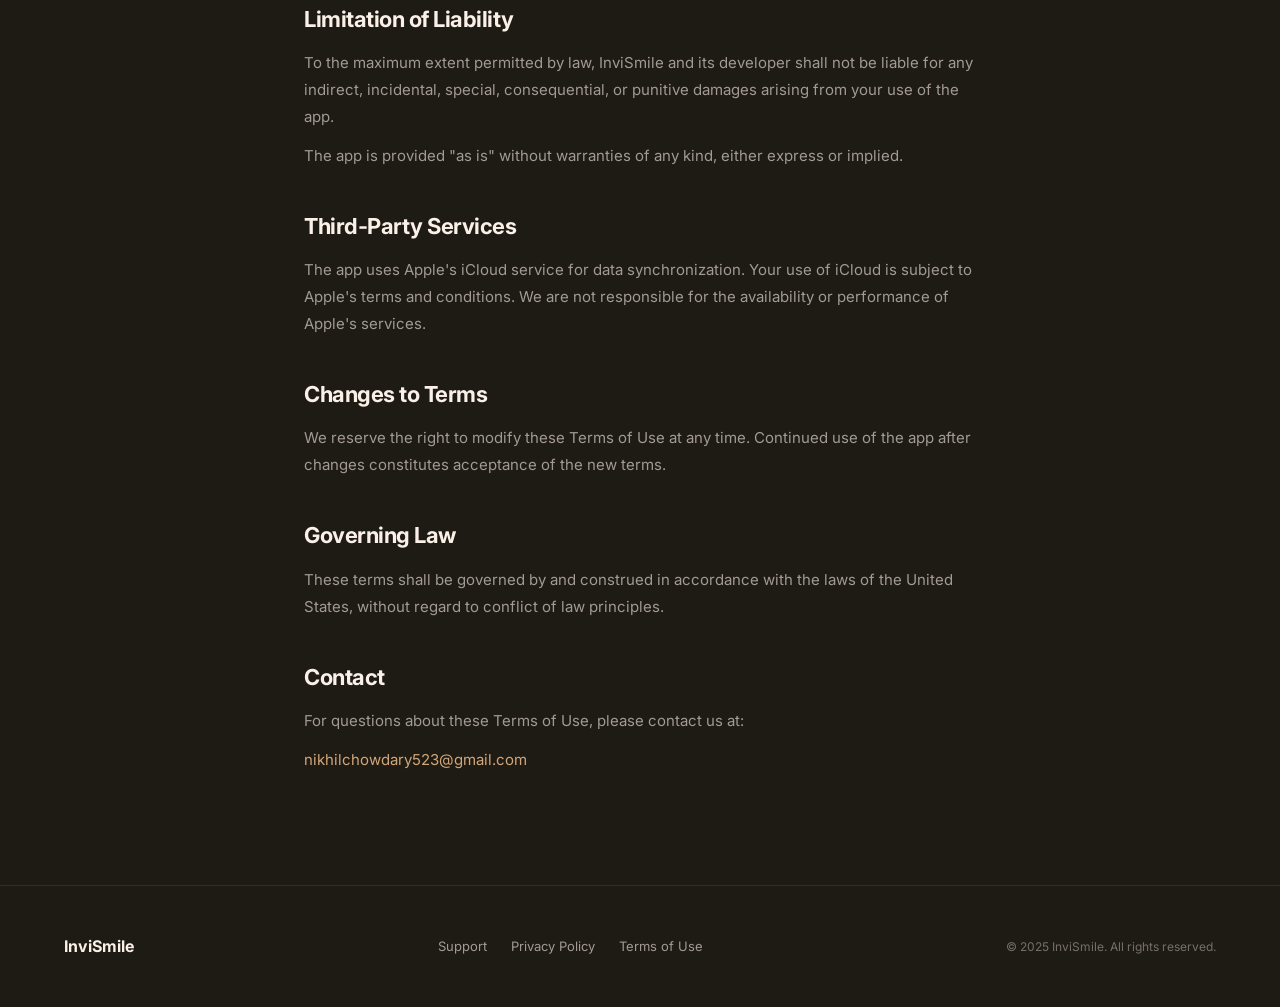
<file: terms.html>
<!DOCTYPE html>
<html lang="en">
<head>
    <meta charset="UTF-8">
    <meta name="viewport" content="width=device-width, initial-scale=1.0">
    <title>Terms of Use - InviSmile</title>
    <link rel="preconnect" href="https://fonts.googleapis.com">
    <link rel="preconnect" href="https://fonts.gstatic.com" crossorigin>
    <link href="https://fonts.googleapis.com/css2?family=Inter:wght@300;400;500;600;700;800&display=swap" rel="stylesheet">
    <link rel="stylesheet" href="styles.css">
    <style>
        .legal-content {
            max-width: 720px;
            margin: 0 auto;
            padding: 160px 24px 100px;
        }
        .legal-content h1 {
            font-size: 40px;
            font-weight: 800;
            letter-spacing: -1.5px;
            margin-bottom: 8px;
        }
        .legal-content .last-updated {
            color: var(--text-tertiary);
            font-size: 14px;
            margin-bottom: 48px;
        }
        .legal-content h2 {
            font-size: 22px;
            font-weight: 700;
            margin-top: 40px;
            margin-bottom: 12px;
            letter-spacing: -0.5px;
        }
        .legal-content p, .legal-content li {
            font-size: 15px;
            color: var(--text-secondary);
            line-height: 1.8;
            margin-bottom: 12px;
        }
        .legal-content ul {
            padding-left: 20px;
            list-style: disc;
        }
        .legal-content ul li {
            margin-bottom: 8px;
        }
        .back-link {
            display: inline-flex;
            align-items: center;
            gap: 8px;
            font-size: 14px;
            font-weight: 500;
            color: var(--caramel);
            margin-bottom: 32px;
        }
    </style>
</head>
<body>
    <nav class="nav scrolled" id="nav">
        <div class="nav-inner">
            <a href="index.html" class="nav-logo">
                <img src="app-icon.png" alt="InviSmile" width="28" height="28" style="border-radius:7px;">
                <span>InviSmile</span>
            </a>
            <a href="index.html" class="nav-cta">Home</a>
        </div>
    </nav>

    <div class="legal-content">
        <a href="index.html" class="back-link">&larr; Back to Home</a>
        <h1>Terms of Use</h1>
        <p class="last-updated">Last updated: May 3, 2025</p>

        <h2>Acceptance of Terms</h2>
        <p>By downloading, installing, or using InviSmile ("the app"), you agree to be bound by these Terms of Use. If you do not agree to these terms, please do not use the app.</p>

        <h2>Description of Service</h2>
        <p>InviSmile is a personal tracking tool designed to help users monitor their Invisalign (clear aligner) treatment progress. The app allows you to track wear time, manage tray schedules, and maintain treatment consistency.</p>

        <h2>Medical Disclaimer</h2>
        <p><strong>InviSmile is not a medical device and does not provide medical advice.</strong> The app is a personal productivity and habit-tracking tool only. It is not intended to diagnose, treat, cure, or prevent any medical condition.</p>
        <p>Always follow the instructions provided by your orthodontist or dental professional regarding your aligner treatment. Do not rely solely on this app for treatment decisions.</p>

        <h2>User Responsibilities</h2>
        <ul>
            <li>You are responsible for the accuracy of data you enter into the app</li>
            <li>You are responsible for maintaining the security of your device and iCloud account</li>
            <li>You agree to use the app in compliance with all applicable laws</li>
            <li>You acknowledge that the app's tracking is based on manual input and may not reflect actual wear time</li>
        </ul>

        <h2>Intellectual Property</h2>
        <p>All content, design, graphics, and code within InviSmile are owned by the developer and protected by applicable intellectual property laws. You may not copy, modify, distribute, or reverse-engineer any part of the app.</p>

        <h2>Availability</h2>
        <p>We strive to keep InviSmile available and functioning properly, but we do not guarantee uninterrupted access. The app may be updated, modified, or discontinued at any time.</p>

        <h2>Data and Backups</h2>
        <p>While the app uses iCloud for synchronization, you are responsible for maintaining backups of any important data. We are not liable for any data loss that may occur.</p>

        <h2>Limitation of Liability</h2>
        <p>To the maximum extent permitted by law, InviSmile and its developer shall not be liable for any indirect, incidental, special, consequential, or punitive damages arising from your use of the app.</p>
        <p>The app is provided "as is" without warranties of any kind, either express or implied.</p>

        <h2>Third-Party Services</h2>
        <p>The app uses Apple's iCloud service for data synchronization. Your use of iCloud is subject to Apple's terms and conditions. We are not responsible for the availability or performance of Apple's services.</p>

        <h2>Changes to Terms</h2>
        <p>We reserve the right to modify these Terms of Use at any time. Continued use of the app after changes constitutes acceptance of the new terms.</p>

        <h2>Governing Law</h2>
        <p>These terms shall be governed by and construed in accordance with the laws of the United States, without regard to conflict of law principles.</p>

        <h2>Contact</h2>
        <p>For questions about these Terms of Use, please contact us at:</p>
        <p><a href="mailto:nikhilchowdary523@gmail.com" style="color: var(--caramel);">nikhilchowdary523@gmail.com</a></p>
    </div>

    <footer class="footer">
        <div class="container">
            <div class="footer-inner">
                <div class="footer-brand">
                    <span>InviSmile</span>
                </div>
                <div class="footer-links">
                    <a href="index.html#support">Support</a>
                    <a href="privacy.html">Privacy Policy</a>
                    <a href="terms.html">Terms of Use</a>
                </div>
                <p class="footer-copy">&copy; 2025 InviSmile. All rights reserved.</p>
            </div>
        </div>
    </footer>
</body>
</html>
</file>
<file: styles.css>
/* ============================================
   InviSmile - Premium Support Website
   Design: Dark mocha, earth tones, glass morphism
   ============================================ */

:root {
    /* Core Palette */
    --bg-primary: #1E1A14;
    --bg-secondary: #14120F;
    --bg-card: #29241F;
    --bg-card-hover: #342E28;

    /* Text */
    --text-primary: #FAF0E8;
    --text-secondary: rgba(250, 240, 232, 0.6);
    --text-tertiary: rgba(250, 240, 232, 0.4);

    /* Accents */
    --oatmeal: #E3D9C6;
    --caramel: #D1A67A;
    --terracotta: #B3664C;
    --success: #1FD173;
    --warning: #F28F21;
    --ios-gold: #D6AB74;
    --ios-gold-soft: #E4B47B;
    --ios-gold-muted: rgba(228, 180, 123, 0.7);
    --ios-card-shell: #312923;
    --ios-card-shell-deep: #2B241F;
    --ios-pill-shell: #3C342E;
    --ios-pill-shell-soft: #433A34;
    --ios-wallpaper-light: #C6E2E8;
    --ios-wallpaper-mid: #6F7E88;
    --ios-wallpaper-deep: #243C8E;

    /* Gradients */
    --gradient-warm: linear-gradient(135deg, #D9C7AD, #B3664C);
    --gradient-dark: linear-gradient(180deg, #1E1A14, #14120F);
    --gradient-card: linear-gradient(145deg, rgba(41, 36, 31, 0.8), rgba(30, 26, 20, 0.6));

    /* Glass */
    --glass-bg: rgba(41, 36, 31, 0.5);
    --glass-border: rgba(180, 148, 118, 0.15);
    --glass-border-hover: rgba(180, 148, 118, 0.3);

    /* Spacing */
    --section-pad: clamp(80px, 12vw, 160px);
    --container-max: 1200px;

    /* Radius */
    --radius-sm: 12px;
    --radius-md: 20px;
    --radius-lg: 28px;
    --radius-xl: 40px;

    /* Transitions */
    --ease-out: cubic-bezier(0.16, 1, 0.3, 1);
    --ease-spring: cubic-bezier(0.34, 1.56, 0.64, 1);
}

/* ============================================
   Reset & Base
   ============================================ */
*, *::before, *::after {
    margin: 0;
    padding: 0;
    box-sizing: border-box;
}

html {
    scroll-behavior: smooth;
    -webkit-font-smoothing: antialiased;
    -moz-osx-font-smoothing: grayscale;
}

body {
    font-family: 'Inter', -apple-system, BlinkMacSystemFont, sans-serif;
    background: var(--bg-primary);
    color: var(--text-primary);
    line-height: 1.6;
    overflow-x: hidden;
}

.container {
    max-width: var(--container-max);
    margin: 0 auto;
    padding: 0 24px;
}

a {
    color: inherit;
    text-decoration: none;
}

ul {
    list-style: none;
}

/* ============================================
   Navigation
   ============================================ */
.nav {
    position: fixed;
    top: 0;
    left: 0;
    right: 0;
    z-index: 1000;
    padding: 16px 24px;
    transition: all 0.4s var(--ease-out);
}

.nav.scrolled {
    background: rgba(30, 26, 20, 0.85);
    backdrop-filter: blur(20px) saturate(180%);
    -webkit-backdrop-filter: blur(20px) saturate(180%);
    border-bottom: 1px solid var(--glass-border);
    padding: 12px 24px;
}

.nav-inner {
    max-width: var(--container-max);
    margin: 0 auto;
    display: flex;
    align-items: center;
    justify-content: space-between;
}

.nav-logo {
    display: flex;
    align-items: center;
    gap: 10px;
    font-weight: 700;
    font-size: 18px;
    letter-spacing: -0.5px;
}

.nav-links {
    display: flex;
    gap: 32px;
}

.nav-links a {
    font-size: 14px;
    font-weight: 500;
    color: var(--text-secondary);
    transition: color 0.3s;
}

.nav-links a:hover {
    color: var(--text-primary);
}

.nav-cta {
    font-size: 14px;
    font-weight: 600;
    padding: 10px 20px;
    border-radius: 100px;
    background: var(--gradient-warm);
    color: var(--bg-secondary);
    transition: transform 0.3s var(--ease-spring), opacity 0.3s;
}

.nav-cta:hover {
    transform: scale(1.05);
    opacity: 0.9;
}

/* ============================================
   Hero
   ============================================ */
.hero {
    position: relative;
    min-height: 100vh;
    display: flex;
    flex-direction: column;
    align-items: center;
    justify-content: center;
    padding: 120px 24px 80px;
    overflow: hidden;
}

.hero-bg {
    position: absolute;
    inset: 0;
    z-index: 0;
}

#particleCanvas {
    position: absolute;
    inset: 0;
    width: 100%;
    height: 100%;
    opacity: 0.4;
}

.hero-gradient {
    position: absolute;
    inset: 0;
    background: radial-gradient(ellipse at 50% 30%, rgba(209, 166, 122, 0.08) 0%, transparent 60%),
                radial-gradient(ellipse at 80% 80%, rgba(179, 102, 76, 0.05) 0%, transparent 40%);
}

.hero-content {
    position: relative;
    z-index: 1;
    text-align: center;
    max-width: 800px;
}

.hero-badge {
    display: inline-flex;
    align-items: center;
    gap: 8px;
    padding: 8px 16px;
    border-radius: 100px;
    background: var(--glass-bg);
    border: 1px solid var(--glass-border);
    font-size: 13px;
    font-weight: 500;
    color: var(--text-secondary);
    margin-bottom: 32px;
}

.badge-dot {
    width: 6px;
    height: 6px;
    border-radius: 50%;
    background: var(--success);
    animation: pulse 2s ease-in-out infinite;
}

@keyframes pulse {
    0%, 100% { opacity: 1; transform: scale(1); }
    50% { opacity: 0.5; transform: scale(0.8); }
}

.hero-title {
    font-size: clamp(48px, 8vw, 80px);
    font-weight: 800;
    line-height: 1.05;
    letter-spacing: -3px;
    margin-bottom: 24px;
}

.gradient-text {
    background: var(--gradient-warm);
    -webkit-background-clip: text;
    -webkit-text-fill-color: transparent;
    background-clip: text;
}

.hero-subtitle {
    font-size: clamp(16px, 2vw, 20px);
    color: var(--text-secondary);
    max-width: 560px;
    margin: 0 auto 40px;
    line-height: 1.6;
    font-weight: 400;
}

.hero-ctas {
    display: flex;
    gap: 16px;
    justify-content: center;
    flex-wrap: wrap;
}

.btn {
    display: inline-flex;
    align-items: center;
    gap: 10px;
    padding: 16px 28px;
    border-radius: 100px;
    font-size: 15px;
    font-weight: 600;
    transition: all 0.3s var(--ease-spring);
    cursor: pointer;
}

.btn-primary {
    background: var(--gradient-warm);
    color: var(--bg-secondary);
}

.btn-primary:hover {
    transform: translateY(-2px) scale(1.02);
    box-shadow: 0 20px 40px rgba(179, 102, 76, 0.3);
}

.btn-ghost {
    background: var(--glass-bg);
    border: 1px solid var(--glass-border);
    color: var(--text-primary);
}

.btn-ghost:hover {
    border-color: var(--glass-border-hover);
    background: var(--bg-card);
    transform: translateY(-2px);
}

/* Bento Floating UI Mockups */
.hero-bento-floating {
    position: relative;
    z-index: 1;
    margin-top: 64px;
    display: grid;
    grid-template-columns: 1fr 140px 400px 400px;
    gap: 16px;
    width: 100%;
    max-width: 1360px;
    align-items: stretch;
    animation: floatBobGroup 8s ease-in-out infinite;
}

.bento-card {
    position: relative;
    border-radius: var(--radius-md);
    background: #29241F; /* Color(red: 0.16, green: 0.14, blue: 0.12) */
    border: 1px solid rgba(255, 255, 255, 0.06);
    box-shadow: 0 40px 80px rgba(0, 0, 0, 0.4);
    transition: transform 0.1s ease-out; /* for tilt */
    will-change: transform;
}

/* Card 1: Activity Rings */
.rings-card {
    grid-column: 1 / 3;
    grid-row: 1;
    padding: 24px;
    display: flex;
    flex-direction: column;
    justify-content: center;
}

.rc-main-content {
    display: flex;
    align-items: center;
    justify-content: flex-start;
    gap: 32px;
}

.glow-rings {
    filter: drop-shadow(0 0 24px rgba(227, 217, 199, 0.15));
}

.bc-rings-container {
    display: flex;
    justify-content: flex-start;
}

.bc-rings {
    width: 140px;
    height: 140px;
}

.bc-track { fill: none; stroke-width: 10; }

.bc-progress { 
    fill: none; 
    stroke-width: 10; 
    stroke-linecap: round; 
    --dash-array: calc(2 * 3.14159 * var(--r, 48));
    stroke-dasharray: var(--dash-array);
    stroke-dashoffset: var(--dash-array);
    transform: rotate(-90deg);
    transform-origin: center;
}

.bc-wear-track { stroke: rgba(227, 217, 199, 0.1); }
.bc-streak-track { stroke: rgba(209, 166, 122, 0.1); }
.bc-life-track { stroke: rgba(179, 102, 77, 0.1); }

.bc-wear { stroke: var(--oatmeal); --r: 48; }
.bc-streak { stroke: var(--caramel); --r: 34; }
.bc-life { stroke: var(--terracotta); --r: 20; }

.rc-stats-vertical {
    display: flex;
    flex-direction: column;
    gap: 16px;
}

.rcv-stat {
    display: flex;
    flex-direction: column;
    gap: 4px;
}

.rcv-lbl-row {
    display: flex;
    align-items: center;
    gap: 8px;
}

.rcv-dot {
    width: 10px;
    height: 10px;
    border-radius: 50%;
}
.dot-wear { background: var(--oatmeal); }
.dot-streak { background: var(--caramel); }
.dot-life { background: var(--terracotta); }

.rcv-lbl {
    font-size: 13px;
    font-weight: 600;
    color: var(--text-tertiary);
}

.rcv-val {
    font-size: 20px;
    font-weight: 700;
    color: var(--oatmeal);
}
.rcv-val.caramel { color: var(--caramel); }
.rcv-val.terracotta { color: var(--terracotta); }

.rc-footer {
    display: flex;
    justify-content: space-between;
    align-items: center;
    margin-top: 24px;
}

.rc-status-warning {
    display: flex;
    align-items: center;
    gap: 6px;
    font-size: 13px;
    font-weight: 600;
    color: var(--caramel);
}

.bc-tray-info {
    font-size: 11px;
    font-weight: 500;
    color: var(--text-tertiary);
}

/* Card 2: Active Session */
.active-session-card {
    grid-column: 1 / 2;
    grid-row: 2;
    padding: 18px;
}

.ios-preview-surface {
    position: relative;
    overflow: hidden;
    border-radius: 0;
    border: none;
    background: transparent;
    box-shadow: none;
}

.ios-preview-surface::before {
    content: none;
}

.ios-preview-surface--hero {
    min-height: 252px;
    padding: 0;
    display: flex;
    flex-direction: column;
    justify-content: space-between;
    gap: 16px;
}

.ios-preview-surface--island {
    width: min(430px, 100%);
    min-height: auto;
    padding: 0;
    display: flex;
    align-items: flex-start;
    justify-content: center;
}

.ios-preview-surface--live {
    width: min(560px, 100%);
    min-height: auto;
    padding: 0;
    display: flex;
    align-items: center;
    justify-content: center;
}

.dynamic-island {
    position: relative;
    z-index: 1;
    width: min(390px, calc(100% - 8px));
    min-height: 64px;
    padding: 0 26px 0 20px;
    border-radius: 999px;
    background: #050505;
    display: flex;
    align-items: center;
    justify-content: space-between;
    box-shadow:
        inset 0 1px 0 rgba(255, 255, 255, 0.02),
        0 12px 26px rgba(0, 0, 0, 0.42);
}

.dynamic-island--hero {
    width: 100%;
}

.dynamic-island__left {
    display: flex;
    align-items: center;
}

.dynamic-island__timer {
    font-family: -apple-system, BlinkMacSystemFont, "SF Pro Display", "Inter", sans-serif;
    font-size: 19px;
    font-weight: 700;
    line-height: 1;
    letter-spacing: -0.04em;
    color: var(--ios-gold-soft);
    font-variant-numeric: tabular-nums;
}

.utensil-mark {
    color: var(--ios-gold);
    display: flex;
    align-items: center;
    justify-content: center;
    flex-shrink: 0;
}

.utensil-mark--island {
    width: 19px;
    height: 19px;
}

.utensil-mark--card {
    width: 34px;
    height: 34px;
}

.utensil-mark svg {
    width: 100%;
    height: 100%;
}

.live-activity-card {
    position: relative;
    z-index: 1;
    width: min(530px, 100%);
    padding: 28px 28px 26px;
    border-radius: 34px;
    background: linear-gradient(180deg, rgba(50, 42, 36, 0.98), rgba(44, 37, 31, 0.98));
    border: 1px solid rgba(255, 255, 255, 0.08);
    box-shadow:
        0 24px 48px rgba(17, 12, 8, 0.38),
        inset 0 1px 0 rgba(255, 255, 255, 0.04);
}

.live-activity-card--hero {
    width: 100%;
    margin-top: auto;
}

.live-activity-card__header {
    display: flex;
    align-items: flex-start;
    justify-content: space-between;
    gap: 18px;
}

.live-activity-card__identity {
    display: flex;
    align-items: flex-start;
    gap: 16px;
    min-width: 0;
}

.live-activity-card__copy {
    display: flex;
    flex-direction: column;
    gap: 4px;
    min-width: 0;
}

.live-activity-card__title {
    font-family: -apple-system, BlinkMacSystemFont, "SF Pro Display", "Inter", sans-serif;
    font-size: 22px;
    font-weight: 700;
    line-height: 1.08;
    letter-spacing: -0.04em;
    color: #F5F1EB;
}

.live-activity-card__subtitle {
    font-family: -apple-system, BlinkMacSystemFont, "SF Pro Text", "Inter", sans-serif;
    font-size: 15px;
    font-weight: 600;
    line-height: 1.1;
    color: rgba(245, 241, 235, 0.42);
}

.live-activity-card__close {
    width: 52px;
    height: 52px;
    border: none;
    border-radius: 50%;
    padding: 0;
    background: var(--ios-gold-soft);
    color: #201710;
    display: flex;
    align-items: center;
    justify-content: center;
    box-shadow: 0 10px 24px rgba(26, 17, 10, 0.22);
    cursor: default;
    flex-shrink: 0;
}

.live-activity-card__close svg {
    width: 20px;
    height: 20px;
}

.live-activity-card__timer-pill {
    margin-top: 22px;
    display: grid;
    grid-template-columns: auto 1fr auto;
    align-items: center;
    gap: 18px;
    min-height: 88px;
    padding: 0 28px;
    border-radius: 999px;
    background: linear-gradient(180deg, rgba(66, 57, 50, 0.92), rgba(57, 49, 43, 0.96));
    border: 1px solid rgba(255, 255, 255, 0.08);
    box-shadow:
        inset 0 1px 0 rgba(255, 255, 255, 0.03),
        0 10px 22px rgba(17, 12, 8, 0.2);
}

.live-activity-card__dot {
    width: 12px;
    height: 12px;
    border-radius: 50%;
    background: #DBAE74;
    box-shadow: 0 0 16px rgba(219, 174, 116, 0.95);
}

.live-activity-card__timer {
    font-family: -apple-system, BlinkMacSystemFont, "SF Pro Display", "Inter", sans-serif;
    font-size: clamp(40px, 5vw, 50px);
    font-weight: 700;
    line-height: 1;
    letter-spacing: -0.06em;
    color: #F5F1EB;
    font-variant-numeric: tabular-nums;
}

.live-activity-card__badge {
    padding: 7px 13px 8px;
    border-radius: 999px;
    background: rgba(125, 101, 74, 0.4);
    color: var(--ios-gold-soft);
    font-family: -apple-system, BlinkMacSystemFont, "SF Pro Text", "Inter", sans-serif;
    font-size: 13px;
    font-weight: 800;
    letter-spacing: 0.22em;
    line-height: 1;
}

/* Card 3: Stats Stack */
.stat-stack {
    grid-column: 2 / 3;
    grid-row: 2;
    display: flex;
    flex-direction: column;
    gap: 16px;
}

.mini-stat {
    padding: 16px;
    display: flex;
    flex-direction: column;
    justify-content: center;
    gap: 4px;
    background: #1C1917;
    flex: 1;
}

.ms-val {
    font-size: 18px;
    font-weight: 800;
}
.ms-val.oatmeal { color: var(--oatmeal); }
.ms-val.caramel { color: var(--caramel); }
.ms-val.white { color: #fff; }

.ms-lbl {
    font-size: 12px;
    font-weight: 600;
    color: var(--text-tertiary);
}

/* Card 4: Chart Card (Wear) */
.chart-card {
    grid-column: 3 / 4;
    grid-row: 1 / 3;
    padding: 24px;
    display: flex;
    flex-direction: column;
    gap: 24px;
    background: #1C1917;
    overflow-y: auto;
    max-height: 750px;
    -ms-overflow-style: none;  /* IE and Edge */
    scrollbar-width: none;  /* Firefox */
}
.chart-card::-webkit-scrollbar {
    display: none;
}

/* Card 5: Removal Chart Card */
.removal-chart-card {
    grid-column: 4 / 5;
    grid-row: 1 / 3;
    padding: 24px;
    display: flex;
    flex-direction: column;
    gap: 24px;
    background: #1C1917;
    overflow-y: auto;
    max-height: 750px;
    -ms-overflow-style: none;
    scrollbar-width: none;
}
.removal-chart-card::-webkit-scrollbar {
    display: none;
}

/* Calendar Top Bar */
.calendar-top-bar {
    display: flex;
    justify-content: space-between;
    align-items: center;
}
.ct-date {
    font-size: 20px;
    font-weight: 700;
    color: #fff;
    letter-spacing: -0.5px;
}
.ct-btn {
    width: 32px;
    height: 32px;
    border-radius: 8px;
    background: rgba(255, 255, 255, 0.08);
    border: none;
    color: #fff;
    display: flex;
    align-items: center;
    justify-content: center;
    cursor: pointer;
}

/* Week Strip */
.calendar-week-strip {
    display: flex;
    justify-content: space-between;
}
.cws-day {
    display: flex;
    flex-direction: column;
    align-items: center;
    gap: 8px;
    padding: 8px 4px;
    border-radius: 12px;
}
.cws-day.active {
    background: rgba(255, 255, 255, 0.06);
}
.cws-label {
    font-size: 11px;
    font-weight: 700;
    color: var(--text-tertiary);
}
.cws-ring {
    width: 24px;
    height: 24px;
}

/* Hero Rings */
.calendar-hero-rings {
    display: flex;
    justify-content: center;
    margin: 16px 0;
}
.chr-svg {
    width: 180px;
    height: 180px;
    filter: drop-shadow(0 0 40px rgba(227, 217, 199, 0.15));
}

/* Removal Breakdown */
.calendar-removal-breakdown {
    display: flex;
    flex-direction: column;
    gap: 12px;
}
.crb-title {
    font-size: 11px;
    font-weight: 700;
    color: var(--text-tertiary);
    letter-spacing: 1px;
    margin-bottom: 8px;
}
.crb-item {
    display: flex;
    align-items: center;
    padding: 16px;
    background: rgba(255, 255, 255, 0.03);
    border-radius: 16px;
    border: 1px solid rgba(255, 255, 255, 0.05);
}
.crb-icon {
    width: 40px;
    height: 40px;
    border-radius: 12px;
    background: rgba(179, 102, 77, 0.1);
    color: var(--terracotta);
    display: flex;
    align-items: center;
    justify-content: center;
    margin-right: 16px;
}
.crb-info {
    flex-grow: 1;
}
.crb-name {
    font-size: 15px;
    font-weight: 600;
    color: #fff;
    margin-bottom: 4px;
}
.crb-meta {
    font-size: 12px;
    font-weight: 500;
    color: var(--text-tertiary);
}
.crb-duration {
    font-size: 16px;
    font-weight: 700;
}
.crb-duration.terracotta {
    color: var(--terracotta);
}
.crb-duration.oatmeal {
    color: var(--oatmeal);
}
.stat-section {
    display: flex;
    flex-direction: column;
}
.mt-24 {
    margin-top: 24px;
}
.stat-title {
    font-size: 16px;
    font-weight: 700;
    color: #fff;
    margin-bottom: 4px;
}
.stat-value {
    font-size: 28px;
    font-weight: 700;
    margin-bottom: 16px;
    letter-spacing: -0.5px;
}
.stat-value .oatmeal { color: var(--oatmeal); }
.stat-value .oatmeal-dim { color: rgba(227, 217, 199, 0.4); }
.stat-value .terracotta { color: var(--terracotta); }

.chart-area {
    position: relative;
    display: flex;
    flex-direction: column;
}
.chart-y-label {
    font-size: 9px;
    font-weight: 600;
    color: var(--text-tertiary);
    margin-bottom: 4px;
    letter-spacing: 0.5px;
}
.chart-dashed-line {
    width: 100%;
    height: 1px;
    border-top: 1px dashed rgba(255, 255, 255, 0.15);
}
.chart-bars {
    display: flex;
    align-items: flex-end;
    gap: 2px;
    height: 60px;
    margin: 8px 0;
}
.c-bar {
    flex: 1;
    border-radius: 2px;
}
.c-bar.wear-bar { background: var(--oatmeal); }
.c-bar.removal-bar { background: var(--terracotta); }
.c-bar.empty { background: transparent; }

.chart-x-axis {
    display: flex;
    justify-content: space-between;
    font-size: 9px;
    font-weight: 500;
    color: var(--text-tertiary);
    margin-bottom: 8px;
}
.chart-total {
    font-size: 10px;
    font-weight: 700;
    text-transform: uppercase;
    letter-spacing: 0.5px;
    margin-bottom: 16px;
}
.chart-total.oatmeal-dim { color: rgba(227, 217, 199, 0.8); }
.chart-total.terracotta { color: var(--terracotta); }

@keyframes floatBobGroup {
    0%, 100% { transform: translateY(0); }
    50% { transform: translateY(-12px); }
}

/* Scroll Indicator */
.hero-scroll-indicator {
    position: absolute;
    bottom: 32px;
    left: 50%;
    transform: translateX(-50%);
}

.scroll-line {
    width: 1px;
    height: 48px;
    background: linear-gradient(to bottom, var(--caramel), transparent);
    animation: scrollPulse 2s ease-in-out infinite;
}

@keyframes scrollPulse {
    0%, 100% { opacity: 1; transform: scaleY(1); }
    50% { opacity: 0.3; transform: scaleY(0.6); }
}

/* ============================================
   Sections Shared
   ============================================ */
.section-header {
    text-align: center;
    margin-bottom: 64px;
}

.section-tag {
    display: inline-block;
    font-size: 13px;
    font-weight: 600;
    color: var(--caramel);
    text-transform: uppercase;
    letter-spacing: 2px;
    margin-bottom: 16px;
}

.section-title {
    font-size: clamp(36px, 5vw, 56px);
    font-weight: 800;
    letter-spacing: -2px;
    line-height: 1.1;
    margin-bottom: 16px;
}

.section-desc {
    font-size: 18px;
    color: var(--text-secondary);
    max-width: 560px;
    margin: 0 auto;
    line-height: 1.6;
}

/* ============================================
   Features
   ============================================ */
.features {
    padding: var(--section-pad) 0;
    position: relative;
}

.features::before {
    content: '';
    position: absolute;
    top: 0;
    left: 50%;
    transform: translateX(-50%);
    width: 600px;
    height: 600px;
    border-radius: 50%;
    background: radial-gradient(circle, rgba(209, 166, 122, 0.04) 0%, transparent 70%);
    pointer-events: none;
}

.features .container {
    max-width: 1280px;
    position: relative;
    z-index: 1;
}

.features .section-header {
    margin-bottom: 56px;
}

.features-showcase {
    display: grid;
    grid-template-columns: repeat(12, minmax(0, 1fr));
    gap: 24px;
    align-items: stretch;
}

.feature-panel {
    position: relative;
    display: flex;
    flex-direction: column;
    gap: 22px;
    min-height: 100%;
    padding: 32px;
    border-radius: calc(var(--radius-xl) + 4px);
    background: linear-gradient(180deg, rgba(45, 39, 33, 0.95) 0%, rgba(26, 22, 18, 0.94) 100%);
    border: 1px solid rgba(180, 148, 118, 0.16);
    box-shadow: 0 30px 80px rgba(0, 0, 0, 0.28);
    overflow: hidden;
    backdrop-filter: blur(14px);
    -webkit-backdrop-filter: blur(14px);
}

.feature-panel::before {
    content: '';
    position: absolute;
    inset: 0;
    background: radial-gradient(circle at top left, rgba(209, 166, 122, 0.12), transparent 44%);
    pointer-events: none;
}

.feature-panel::after {
    content: '';
    position: absolute;
    left: 32px;
    right: 32px;
    top: 0;
    height: 1px;
    background: linear-gradient(90deg, transparent 0%, rgba(255, 255, 255, 0.14) 14%, rgba(255, 255, 255, 0.04) 100%);
    pointer-events: none;
}

.feature-panel--hero {
    grid-column: 1 / -1;
    display: grid;
    grid-template-columns: minmax(300px, 0.86fr) minmax(420px, 1.14fr);
    gap: 36px;
    align-items: center;
    padding: 40px;
}

.feature-panel--calendar {
    grid-column: span 5;
}

.feature-panel--history {
    grid-column: span 7;
}

.feature-panel--reminders {
    grid-column: span 5;
}

.feature-panel--sync-privacy {
    grid-column: span 7;
}

.feature-panel__copy,
.feature-panel__visual {
    position: relative;
    z-index: 1;
}

.feature-panel__visual {
    display: flex;
    align-items: center;
    justify-content: center;
}

.feature-panel__eyebrow,
.feature-panel__meta {
    display: inline-flex;
    align-items: center;
    font-size: 11px;
    font-weight: 700;
    text-transform: uppercase;
    letter-spacing: 0.18em;
    color: var(--caramel);
}

.feature-panel h3 {
    font-size: clamp(28px, 3.4vw, 42px);
    font-weight: 800;
    letter-spacing: -1.5px;
    line-height: 1.02;
}

.feature-panel:not(.feature-panel--hero) h3 {
    font-size: clamp(24px, 2.8vw, 34px);
}

.feature-panel p {
    max-width: 34ch;
    font-size: 16px;
    line-height: 1.72;
    color: var(--text-secondary);
}

.feature-value-list {
    display: grid;
    grid-template-columns: repeat(3, minmax(0, 1fr));
    gap: 12px;
    margin-top: 6px;
}

.feature-value-card {
    display: flex;
    flex-direction: column;
    gap: 6px;
    padding: 16px 18px;
    border-radius: 18px;
    background: rgba(255, 255, 255, 0.035);
    border: 1px solid rgba(255, 255, 255, 0.05);
}

.feature-value-card__label {
    font-size: 11px;
    font-weight: 700;
    letter-spacing: 0.08em;
    text-transform: uppercase;
    color: var(--text-tertiary);
}

.feature-value-card__value {
    font-size: 22px;
    font-weight: 800;
    letter-spacing: -0.04em;
}

.feature-ui-mockup {
    width: 100%;
    margin-top: auto;
    flex: 1;
    border-radius: 24px;
    border: 1px solid rgba(255, 255, 255, 0.05);
    background: linear-gradient(180deg, rgba(28, 25, 23, 0.94) 0%, rgba(21, 18, 16, 0.94) 100%);
    display: flex;
    align-items: center;
    justify-content: center;
    overflow: hidden;
    position: relative;
    padding: 20px;
}

.rings-mockup {
    background: transparent;
    border: none;
    padding: 0;
}

.feature-rings-stage {
    position: relative;
    width: 100%;
    min-height: 420px;
    display: flex;
    align-items: center;
    justify-content: center;
    padding: 18px 28px;
}

.feature-rings-stage::before {
    content: '';
    position: absolute;
    inset: 12% 16%;
    border-radius: 50%;
    background: radial-gradient(circle, rgba(209, 166, 122, 0.16) 0%, rgba(209, 166, 122, 0.02) 48%, transparent 72%);
    filter: blur(18px);
    pointer-events: none;
}

.feature-ui-mockup--hero {
    width: min(100%, 560px);
    min-height: 420px;
    align-items: center;
    justify-content: center;
}

.feature-rings-hero__cluster {
    width: min(420px, 100%);
}

.feature-rings-hero__cluster .bc-rings {
    width: 100%;
    height: auto;
    filter: drop-shadow(0 0 36px rgba(227, 217, 199, 0.14));
}

.feature-rings-chip {
    position: absolute;
    padding: 9px 14px;
    border-radius: 999px;
    background: rgba(31, 28, 24, 0.86);
    border: 1px solid rgba(255, 255, 255, 0.05);
    box-shadow: 0 18px 30px rgba(0, 0, 0, 0.18);
    font-size: 12px;
    font-weight: 700;
    color: var(--text-primary);
    backdrop-filter: blur(12px);
    -webkit-backdrop-filter: blur(12px);
}

.feature-rings-chip--top {
    top: 18px;
    right: 12px;
}

.feature-rings-chip--left {
    left: -6px;
    bottom: 90px;
}

.feature-rings-chip--right {
    right: -8px;
    bottom: 18px;
}

.feature-ui-mockup--calendar,
.feature-ui-mockup--history,
.feature-ui-mockup--reminders {
    min-height: 250px;
}

.feature-ui-mockup--sync-privacy {
    min-height: 250px;
    align-items: flex-start;
}

.sync-privacy-layout {
    display: grid;
    grid-template-columns: 1fr auto 1fr;
    gap: 0;
    width: 100%;
    padding: 24px;
    border-radius: 20px;
    background: rgba(255, 255, 255, 0.03);
    border: 1px solid rgba(255, 255, 255, 0.04);
}

.sync-privacy-column {
    display: flex;
    flex-direction: column;
    gap: 14px;
    padding: 0 20px;
}

.sync-privacy-divider {
    width: 1px;
    background: rgba(255, 255, 255, 0.08);
    align-self: stretch;
}

.sync-privacy-icon {
    width: 48px;
    height: 48px;
    display: flex;
    align-items: center;
    justify-content: center;
    border-radius: 14px;
    color: var(--caramel);
}

.sync-privacy-icon.sync-icon {
    background: rgba(209, 166, 122, 0.10);
}

.sync-privacy-icon.privacy-icon {
    background: rgba(209, 166, 122, 0.10);
}

.sync-privacy-label {
    font-size: 12px;
    font-weight: 700;
    text-transform: uppercase;
    letter-spacing: 0.14em;
    color: rgba(255, 255, 255, 0.5);
}

.calendar-shell {
    width: 100%;
    display: flex;
    flex-direction: column;
    gap: 18px;
    padding: 18px;
    border-radius: 20px;
    background: rgba(255, 255, 255, 0.03);
    border: 1px solid rgba(255, 255, 255, 0.04);
}

.calendar-shell__header {
    display: flex;
    align-items: center;
    justify-content: space-between;
    font-size: 13px;
    font-weight: 700;
    color: var(--text-primary);
}

.week-strip {
    display: grid;
    grid-template-columns: repeat(7, minmax(0, 1fr));
    gap: 10px;
}

.ws-day {
    display: flex;
    flex-direction: column;
    align-items: center;
    gap: 8px;
    padding: 12px 8px;
    border-radius: 18px;
    background: rgba(255, 255, 255, 0.025);
}

.ws-day.active {
    background: rgba(255, 255, 255, 0.09);
    box-shadow: inset 0 0 0 1px rgba(255, 255, 255, 0.03);
}

.ws-lbl {
    font-size: 10px;
    font-weight: 700;
    color: var(--text-tertiary);
}

.ws-dot {
    width: 8px;
    height: 8px;
    border-radius: 50%;
}

.ws-dot.pass { background: var(--success); }
.ws-dot.warn { background: var(--caramel); }
.ws-dot.empty { background: rgba(255, 255, 255, 0.12); }

.calendar-log-list {
    display: flex;
    flex-direction: column;
    gap: 10px;
}

.calendar-log {
    display: grid;
    grid-template-columns: auto auto 1fr;
    align-items: center;
    gap: 10px;
    padding: 10px 12px;
    border-radius: 14px;
    background: rgba(255, 255, 255, 0.025);
}

.calendar-log__dot {
    width: 8px;
    height: 8px;
    border-radius: 50%;
}

.calendar-log__dot--pass { background: var(--success); }
.calendar-log__dot--warn { background: var(--caramel); }

.calendar-log__day {
    font-size: 12px;
    font-weight: 700;
    color: var(--text-primary);
}

.calendar-log__value {
    font-size: 12px;
    color: var(--text-secondary);
}

.history-board {
    width: 100%;
    display: flex;
    flex-direction: column;
    gap: 18px;
}

.history-board__top {
    display: grid;
    grid-template-columns: minmax(0, 1.2fr) minmax(0, 0.8fr);
    gap: 12px;
}

.history-board__summary {
    display: flex;
    flex-direction: column;
    gap: 8px;
    padding: 18px;
    border-radius: 18px;
    background: rgba(255, 255, 255, 0.035);
    border: 1px solid rgba(255, 255, 255, 0.05);
}

.history-board__summary--compact {
    justify-content: center;
}

.history-board__eyebrow {
    font-size: 11px;
    font-weight: 700;
    letter-spacing: 0.08em;
    text-transform: uppercase;
    color: var(--text-tertiary);
}

.history-board__value {
    font-size: 40px;
    font-weight: 800;
    letter-spacing: -0.05em;
    color: var(--text-primary);
}

.history-board__mini {
    font-size: 28px;
    font-weight: 800;
    letter-spacing: -0.04em;
    color: var(--oatmeal);
}

.history-board__caption {
    font-size: 12px;
    color: var(--text-secondary);
}

.history-week {
    display: flex;
    flex-direction: column;
    gap: 26px;
    padding: 8px 0 0;
}

.history-week__header {
    display: flex;
    align-items: flex-start;
    justify-content: space-between;
    gap: 16px;
}

.history-week__title {
    font-size: clamp(22px, 2.8vw, 42px);
    font-weight: 800;
    letter-spacing: -0.06em;
    line-height: 0.94;
    color: var(--text-primary);
}

.history-week__icon {
    width: 78px;
    height: 78px;
    border-radius: 22px;
    display: flex;
    align-items: center;
    justify-content: center;
    background: rgba(255, 255, 255, 0.08);
    color: rgba(255, 255, 255, 0.88);
    box-shadow:
        inset 0 0 0 1px rgba(255, 255, 255, 0.04),
        0 18px 34px rgba(0, 0, 0, 0.18);
}

.history-week__grid {
    display: grid;
    grid-template-columns: repeat(7, minmax(0, 1fr));
    gap: 18px;
    align-items: start;
}

.history-week__day {
    display: flex;
    flex-direction: column;
    align-items: center;
    gap: 14px;
    padding-top: 6px;
}

.history-week__day--selected {
    position: relative;
}

.history-week__day--selected::after {
    content: '';
    width: 6px;
    height: 6px;
    border-radius: 50%;
    background: var(--caramel);
    box-shadow: 0 0 6px rgba(209, 166, 122, 0.5);
}

.history-week__label {
    font-size: 16px;
    font-weight: 700;
    letter-spacing: 0.08em;
    color: rgba(250, 240, 232, 0.52);
}

.history-week__day--selected .history-week__label {
    color: rgba(250, 240, 232, 0.72);
}

.history-ring {
    position: relative;
    width: 72px;
    height: 72px;
    border-radius: 50%;
}

.history-ring__svg {
    width: 100%;
    height: 100%;
    transform: rotate(-90deg);
    overflow: visible;
    filter: drop-shadow(0 10px 26px rgba(0, 0, 0, 0.14));
}

.history-ring__track,
.history-ring__progress {
    fill: none;
    stroke-linecap: round;
}

.history-ring__track--wear {
    stroke: rgba(227, 217, 198, 0.16);
    stroke-width: 6;
}

.history-ring__track--streak {
    stroke: rgba(209, 166, 122, 0.15);
    stroke-width: 5.5;
}

.history-ring__track--life {
    stroke: rgba(179, 102, 76, 0.15);
    stroke-width: 5;
}

.history-ring__progress--wear {
    stroke: var(--oatmeal);
    stroke-width: 6;
}

.history-ring__progress--streak {
    stroke: var(--caramel);
    stroke-width: 5.5;
}

.history-ring__progress--life {
    stroke: var(--terracotta);
    stroke-width: 5;
}

.history-ring__core {
    fill: #1B1713;
    filter: drop-shadow(0 0 8px rgba(0, 0, 0, 0.18));
}

.history-ring__core-dot {
    fill: rgba(19, 16, 13, 0.96);
    stroke: rgba(255, 255, 255, 0.06);
    stroke-width: 1.2;
}

.history-ring--selected {
    width: 72px;
    height: 72px;
}

.history-week__day--muted .history-ring {
    opacity: 0.54;
}

.history-week__day--muted .history-week__label {
    color: rgba(250, 240, 232, 0.34);
}

.reminders-stack {
    width: 100%;
    display: flex;
    flex-direction: column;
    gap: 18px;
}

.reminders-scene {
    position: relative;
    width: 100%;
    height: 110px;
    padding-top: 6px;
    overflow: hidden;
}

.reminders-scene::before {
    display: none;
}

.reminders-scene::after {
    display: none;
}

.notif-bubble {
    background: rgba(34, 29, 25, 0.92);
    backdrop-filter: blur(12px);
    border: 1px solid rgba(255, 255, 255, 0.12);
    border-radius: 18px;
    padding: 15px 16px;
    width: 100%;
    max-width: 320px;
    box-shadow:
        0 22px 40px rgba(0, 0, 0, 0.24),
        inset 0 0 0 1px rgba(255, 255, 255, 0.03);
}

.notif-bubble--queue {
    position: absolute;
    top: 0;
    left: 50%;
    transform: translateX(-50%) translateY(100%) scale(0.96);
    width: min(100%, 320px);
    max-width: none;
    opacity: 0;
    z-index: 2;
    animation: notifCarousel 12s cubic-bezier(0.4, 0, 0.2, 1) infinite;
}

.notif-bubble--1 { animation-delay: 0s; }
.notif-bubble--2 { animation-delay: 3s; }
.notif-bubble--3 { animation-delay: 6s; }
.notif-bubble--4 { animation-delay: 9s; }

@keyframes notifCarousel {
    0% {
        opacity: 0;
        transform: translateX(-50%) translateY(100%) scale(0.96);
    }
    5% {
        opacity: 1;
        transform: translateX(-50%) translateY(0) scale(1);
    }
    22% {
        opacity: 1;
        transform: translateX(-50%) translateY(0) scale(1);
    }
    27% {
        opacity: 0;
        transform: translateX(-50%) translateY(-100%) scale(0.96);
    }
    100% {
        opacity: 0;
        transform: translateX(-50%) translateY(-100%) scale(0.96);
    }
}


.notif-bubble--2,
.notif-bubble--4 {
    border-color: rgba(209, 166, 122, 0.16);
}

.notif-bubble--3 {
    border-color: rgba(227, 217, 198, 0.14);
}

.notif-header {
    display: flex;
    align-items: center;
    gap: 6px;
    margin-bottom: 8px;
}

.notif-icon {
    width: 16px;
    height: 16px;
    background: linear-gradient(135deg, #FFF1E6, #D1A67A);
    border-radius: 4px;
}

.notif-app {
    font-size: 11px;
    font-weight: 600;
    color: rgba(255, 255, 255, 0.6);
    flex-grow: 1;
}

.notif-time {
    font-size: 10px;
    color: rgba(255, 255, 255, 0.4);
}

.notif-body {
    display: flex;
    flex-direction: column;
    gap: 2px;
}

.notif-title {
    font-size: 14px;
    font-weight: 700;
    color: #fff;
}

.notif-text {
    font-size: 12px;
    line-height: 1.45;
    color: rgba(255, 255, 255, 0.74);
}

.reminders-chip-row {
    display: flex;
    justify-content: center;
    flex-wrap: wrap;
    gap: 6px;
}

.reminders-chip {
    display: inline-flex;
    align-items: center;
    gap: 5px;
    padding: 5px 10px;
    border-radius: 6px;
    background: transparent;
    border: none;
    font-size: 11px;
    font-weight: 500;
    color: var(--text-tertiary);
    letter-spacing: 0.03em;
}

.reminders-chip::before {
    content: '';
    width: 4px;
    height: 4px;
    border-radius: 50%;
    background: var(--caramel);
    opacity: 0.6;
}

@keyframes slideDown {
    0%, 100% { transform: translateY(-10px); opacity: 0.5; }
    10%, 90% { transform: translateY(0); opacity: 1; }
}

@keyframes notifQueue {
    0% {
        opacity: 0;
        transform: translateX(-50%) translateY(24px) scale(0.94);
    }
    10% {
        opacity: 1;
        transform: translateX(-50%) translateY(0) scale(1);
    }
    18% {
        opacity: 1;
        transform: translateX(-50%) translateY(0) scale(1);
    }
    22% {
        opacity: 0;
        transform: translateX(-50%) translateY(-12px) scale(0.98);
    }
    100% {
        opacity: 0;
        transform: translateX(-50%) translateY(-12px) scale(0.98);
    }
}

/* Front notification: slides in from bottom, holds, exits up */
@keyframes notifFront {
    0% {
        opacity: 0;
        transform: translateX(-50%) translateY(20px) scale(0.96);
    }
    6% {
        opacity: 1;
        transform: translateX(-50%) translateY(0) scale(1);
    }
    21% {
        opacity: 1;
        transform: translateX(-50%) translateY(0) scale(1);
    }
    25% {
        opacity: 0;
        transform: translateX(-50%) translateY(-12px) scale(0.98);
    }
    100% {
        opacity: 0;
        transform: translateX(-50%) translateY(-12px) scale(0.98);
    }
}

.sync-cloud-card {
    width: 100%;
    display: flex;
    flex-direction: column;
    gap: 18px;
    justify-content: flex-start;
}

.sync-pill {
    display: inline-flex;
    align-items: center;
    justify-content: center;
    gap: 5px;
    padding: 0;
    background: none;
    border: none;
    color: rgba(209, 166, 122, 0.55);
    font-size: 10px;
    font-weight: 500;
    letter-spacing: 0.04em;
    text-transform: uppercase;
}

.sync-device-list {
    display: grid;
    grid-template-columns: repeat(3, minmax(0, 1fr));
    gap: 10px;
}

.sync-device {
    display: flex;
    align-items: center;
    justify-content: center;
    gap: 8px;
    padding: 14px 10px;
    min-height: 52px;
    border-radius: 16px;
    background: rgba(255, 255, 255, 0.03);
    border: 1px solid rgba(255, 255, 255, 0.05);
    font-size: 12px;
    font-weight: 600;
    color: var(--text-primary);
    text-align: center;
    white-space: nowrap;
}

.sync-device__dot {
    width: 6px;
    height: 6px;
    border-radius: 50%;
    background: var(--caramel);
    box-shadow: 0 0 8px rgba(209, 166, 122, 0.35);
}

/* privacy mockup min-height moved above with sync */

.privacy-feature-card {
    width: 100%;
    display: flex;
    flex-direction: column;
    align-items: center;
    gap: 18px;
    padding: 22px;
    border-radius: 22px;
    background: rgba(255, 255, 255, 0.03);
    border: 1px solid rgba(255, 255, 255, 0.05);
}

.privacy-feature-card__shield {
    width: 70px;
    height: 70px;
    display: flex;
    align-items: center;
    justify-content: center;
    border-radius: 22px;
    background: rgba(209, 166, 122, 0.08);
    color: var(--caramel);
    box-shadow: inset 0 0 0 1px rgba(209, 166, 122, 0.16);
}

.privacy-feature-list {
    display: flex;
    flex-direction: column;
    gap: 10px;
    width: 100%;
}

.privacy-feature-item {
    display: flex;
    align-items: center;
    gap: 10px;
    padding: 14px 16px;
    min-height: 50px;
    border-radius: 16px;
    background: rgba(255, 255, 255, 0.025);
    border: 1px solid rgba(255, 255, 255, 0.045);
    font-size: 13px;
    font-weight: 600;
    color: var(--text-primary);
    width: 100%;
    box-sizing: border-box;
}

.privacy-feature-item__dot {
    width: 6px;
    height: 6px;
    border-radius: 50%;
    background: var(--caramel);
    box-shadow: 0 0 8px rgba(209, 166, 122, 0.35);
    flex-shrink: 0;
}

/* ============================================
   Experience
   ============================================ */
.experience {
    position: relative;
    padding: clamp(88px, 10vw, 140px) 0;
}

.experience::before {
    content: '';
    position: absolute;
    inset: 60px 8% auto;
    height: 520px;
    background:
        radial-gradient(circle at 25% 25%, rgba(209, 166, 122, 0.12) 0%, transparent 42%),
        radial-gradient(circle at 75% 68%, rgba(227, 217, 199, 0.08) 0%, transparent 38%);
    pointer-events: none;
    filter: blur(12px);
}

.experience .container {
    position: relative;
    z-index: 1;
    max-width: 1320px;
}

.experience .section-header {
    margin-bottom: 52px;
}

.experience-showcase {
    display: grid;
    grid-template-columns: minmax(320px, 0.74fr) minmax(620px, 1.46fr);
    grid-template-rows: auto auto;
    gap: 28px;
    align-items: stretch;
}

.showcase-item {
    position: relative;
    display: flex;
    flex-direction: column;
    align-items: stretch;
    justify-content: space-between;
    gap: 24px;
    min-height: 100%;
    padding: 36px;
    border-radius: calc(var(--radius-xl) + 4px);
    background:
        linear-gradient(180deg, rgba(45, 39, 33, 0.94) 0%, rgba(27, 23, 19, 0.94) 100%);
    border: 1px solid rgba(180, 148, 118, 0.16);
    box-shadow: 0 28px 80px rgba(0, 0, 0, 0.28);
    overflow: hidden;
    backdrop-filter: blur(14px);
    -webkit-backdrop-filter: blur(14px);
}

.showcase-item::before {
    content: '';
    position: absolute;
    inset: 0;
    background: radial-gradient(circle at top left, rgba(209, 166, 122, 0.12), transparent 42%);
    pointer-events: none;
}

.showcase-item::after {
    content: '';
    position: absolute;
    left: 32px;
    right: 32px;
    top: 0;
    height: 1px;
    background: linear-gradient(90deg, transparent 0%, rgba(255, 255, 255, 0.14) 14%, rgba(255, 255, 255, 0.04) 100%);
    pointer-events: none;
}

/* Left column: spans both rows */
.showcase-item--tall {
    grid-row: 1 / 3;
    align-self: start;
}

/* Right column items: horizontal layout */
.showcase-item--horiz {
    display: grid;
    grid-template-columns: minmax(180px, 240px) minmax(0, 1fr);
    align-items: center;
    gap: 32px;
}

.showcase-item--horiz .showcase-text {
    width: min(100%, 240px);
    text-align: left;
    order: -1;
}

.showcase-item--tall .showcase-text {
    max-width: 400px;
}

.showcase-item--tray {
    grid-template-columns: minmax(180px, 220px) minmax(0, 1fr);
}

.showcase-item--tray .showcase-text {
    width: min(100%, 220px);
}

.showcase-item--tray .showcase-visual {
    justify-content: stretch;
}

.showcase-visual {
    position: relative;
    z-index: 1;
    display: flex;
    align-items: center;
    justify-content: center;
}

.showcase-item--tall .showcase-visual {
    flex: 1;
    align-items: flex-end;
}

.showcase-item--horiz .showcase-visual {
    min-width: 0;
    justify-content: flex-end;
}

.glass-card {
    border-radius: var(--radius-lg);
    background: var(--gradient-card);
    border: 1px solid var(--glass-border);
    padding: 3px;
    box-shadow: 0 40px 80px rgba(0, 0, 0, 0.3);
}

.glass-inner {
    border-radius: calc(var(--radius-lg) - 3px);
    background: var(--bg-card);
    padding: 40px;
    display: flex;
    justify-content: center;
}

/* Session Card Mockup (Effortless Tracking) */
.session-card-mockup {
    border-radius: var(--radius-xl);
    background: #1C1917;
    border: 1px solid rgba(255, 255, 255, 0.06);
    padding: 34px 28px;
    display: flex;
    flex-direction: column;
    align-items: center;
    gap: 18px;
    box-shadow: 0 60px 120px rgba(0, 0, 0, 0.5);
    width: min(430px, 100%);
}

.scm-reason-pill {
    display: inline-flex;
    align-items: center;
    gap: 8px;
    padding: 8px 18px;
    border-radius: 100px;
    background: rgba(209, 166, 122, 0.15);
    color: var(--caramel);
    font-size: 14px;
    font-weight: 700;
}

.scm-section-label {
    font-size: 11px;
    font-weight: 700;
    color: var(--text-tertiary);
    letter-spacing: 1.5px;
    text-transform: uppercase;
}

.scm-ring-area {
    position: relative;
    width: 184px;
    height: 184px;
    flex-shrink: 0;
}

.scm-ring-svg {
    width: 100%;
    height: 100%;
    filter: drop-shadow(0 0 24px rgba(209, 166, 122, 0.25));
}

.scm-ring-progress {
    animation: scmRingGrow 8s ease-in-out infinite;
}

@keyframes scmRingGrow {
    0% { stroke-dashoffset: 280; }
    80% { stroke-dashoffset: 180; }
    100% { stroke-dashoffset: 280; }
}

.scm-center {
    position: absolute;
    inset: 0;
    display: flex;
    flex-direction: column;
    align-items: center;
    justify-content: center;
}

.scm-time {
    font-size: 36px;
    font-weight: 800;
    color: #fff;
    letter-spacing: -2px;
    font-variant-numeric: tabular-nums;
}

.scm-stats-row {
    display: flex;
    width: 100%;
    background: rgba(255, 255, 255, 0.03);
    border-radius: 16px;
    padding: 16px 0;
}

.scm-stat {
    flex: 1;
    display: flex;
    flex-direction: column;
    align-items: center;
    gap: 4px;
}

.scm-stat-border {
    border-left: 1px solid rgba(255, 255, 255, 0.08);
    border-right: 1px solid rgba(255, 255, 255, 0.08);
}

.scm-stat-val {
    font-size: 18px;
    font-weight: 700;
    color: #fff;
}

.scm-stat-lbl {
    font-size: 11px;
    font-weight: 600;
    color: var(--text-tertiary);
}

/* Session List */
.scm-sessions {
    width: 100%;
    display: flex;
    flex-direction: column;
    gap: 10px;
}

.scm-sessions-label {
    font-size: 11px;
    font-weight: 700;
    color: var(--text-tertiary);
    letter-spacing: 1.2px;
    margin-bottom: 4px;
}

.scm-session-item {
    display: flex;
    align-items: center;
    gap: 14px;
    padding: 14px 16px;
    border-radius: 16px;
    background: rgba(255, 255, 255, 0.03);
    border: 1px solid rgba(255, 255, 255, 0.05);
}

.scm-session-icon {
    width: 36px;
    height: 36px;
    border-radius: 10px;
    background: rgba(209, 166, 122, 0.1);
    color: var(--caramel);
    display: flex;
    align-items: center;
    justify-content: center;
    flex-shrink: 0;
}

.scm-session-info {
    flex: 1;
    min-width: 0;
}

.scm-session-name {
    font-size: 14px;
    font-weight: 600;
    color: var(--text-primary);
    display: flex;
    align-items: center;
    gap: 8px;
}

.scm-live-badge {
    font-size: 9px;
    font-weight: 800;
    letter-spacing: 0.1em;
    padding: 3px 8px;
    border-radius: 5px;
    background: rgba(31, 209, 115, 0.15);
    color: #58D37E;
}

.scm-session-dur {
    font-size: 15px;
    font-weight: 700;
    color: var(--text-secondary);
    font-variant-numeric: tabular-nums;
}

/* Session slide-in animations */
.scm-session-anim-1 {
    animation: sessionSlideIn 8s ease-out infinite;
}
.scm-session-anim-2 {
    animation: sessionSlideIn 8s ease-out infinite;
    animation-delay: 0.8s;
}
.scm-session-anim-3 {
    animation: sessionSlideIn 8s ease-out infinite;
    animation-delay: 1.6s;
}

@keyframes sessionSlideIn {
    0% { opacity: 0; transform: translateY(16px); }
    5% { opacity: 1; transform: translateY(0); }
    85% { opacity: 1; transform: translateY(0); }
    95% { opacity: 0; transform: translateY(-8px); }
    100% { opacity: 0; transform: translateY(16px); }
}

/* Rings Card Mockup (Build Consistency) */
.rings-card-mockup {
    border-radius: var(--radius-xl);
    background: #1C1917;
    border: 1px solid rgba(255, 255, 255, 0.06);
    padding: 24px 22px;
    display: flex;
    flex-direction: column;
    gap: 16px;
    box-shadow: 0 60px 120px rgba(0, 0, 0, 0.5);
    width: min(380px, 100%);
    margin-left: auto;
}

.rcm-header {
    display: flex;
    align-items: center;
    justify-content: space-between;
}

.rcm-title {
    font-size: 22px;
    font-weight: 700;
    color: #fff;
}

.rcm-streak-pill {
    padding: 6px 14px;
    border-radius: 100px;
    background: rgba(209, 166, 122, 0.12);
    color: var(--caramel);
    font-size: 13px;
    font-weight: 700;
}

.rcm-ring-area {
    position: relative;
    width: 148px;
    height: 148px;
    margin: 4px auto;
    flex-shrink: 0;
}

.rcm-ring-svg {
    width: 100%;
    height: 100%;
    filter: drop-shadow(0 0 28px rgba(227, 217, 199, 0.15));
}

.rcm-center {
    position: absolute;
    inset: 0;
    display: flex;
    align-items: center;
    justify-content: center;
    font-size: 24px;
    font-weight: 800;
    color: var(--oatmeal);
    letter-spacing: -0.5px;
}

.rcm-stats {
    display: flex;
    flex-direction: column;
    gap: 10px;
}

.rcm-stat-row {
    display: grid;
    grid-template-columns: auto 1fr auto;
    align-items: center;
    gap: 12px;
    padding: 14px 18px;
    border-radius: 14px;
    background: rgba(255, 255, 255, 0.03);
}

.rcm-dot {
    width: 12px;
    height: 12px;
    border-radius: 50%;
}

.rcm-stat-label {
    font-size: 14px;
    font-weight: 500;
    color: var(--text-tertiary);
}

.rcm-stat-value {
    font-size: 16px;
    font-weight: 700;
    color: var(--text-primary);
}

/* Ring fill animations */
.rcm-ring-wear {
    animation: rcmFillWear 6s ease-out infinite;
}
.rcm-ring-streak {
    animation: rcmFillStreak 6s ease-out infinite;
    animation-delay: 0.3s;
}
.rcm-ring-life {
    animation: rcmFillLife 6s ease-out infinite;
    animation-delay: 0.6s;
}

@keyframes rcmFillWear {
    0% { stroke-dashoffset: 301; }
    30% { stroke-dashoffset: 36; }
    85% { stroke-dashoffset: 36; }
    100% { stroke-dashoffset: 301; }
}
@keyframes rcmFillStreak {
    0% { stroke-dashoffset: 226; }
    30% { stroke-dashoffset: 68; }
    85% { stroke-dashoffset: 68; }
    100% { stroke-dashoffset: 226; }
}
@keyframes rcmFillLife {
    0% { stroke-dashoffset: 151; }
    30% { stroke-dashoffset: 53; }
    85% { stroke-dashoffset: 53; }
    100% { stroke-dashoffset: 151; }
}

.showcase-text {
    position: relative;
    z-index: 1;
    text-align: left;
    max-width: none;
    order: -1;
}

.showcase-text h3 {
    font-size: clamp(30px, 3.6vw, 42px);
    font-weight: 800;
    letter-spacing: -1.5px;
    line-height: 1.02;
    margin-bottom: 16px;
}

.showcase-text p {
    max-width: 34ch;
    font-size: 16px;
    color: var(--text-secondary);
    line-height: 1.72;
}

/* ============================================
   Ecosystem
   ============================================ */
.ecosystem { padding: var(--section-pad) 0; }

.eco-section {
    display: grid; grid-template-columns: 1fr 1fr; gap: 64px; align-items: center;
    margin-bottom: 100px;
}
.eco-section:last-child { margin-bottom: 0; }
.eco-section.reverse { direction: rtl; }
.eco-section.reverse > * { direction: ltr; }

.eco-text h3 { font-size: 36px; font-weight: 800; letter-spacing: -1px; margin-bottom: 14px; }
.eco-text p { font-size: 19px; color: var(--text-secondary); line-height: 1.7; }
.eco-devices { display: flex; justify-content: center; gap: 28px; flex-wrap: wrap; align-items: center; }

/* ---- Apple Watch Studio ---- */
.eco-section--watch {
    grid-template-columns: minmax(0, 0.88fr) minmax(0, 1.12fr);
    gap: 72px;
}

.eco-devices--watch {
    justify-content: flex-end;
    width: 100%;
}

.watch-studio {
    --studio-height: 500px;
    --hero-watch-width: 258px;
    --hero-watch-height: 320px;
    --hero-strap-width: 160px;
    --hero-strap-height: 122px;
    --side-watch-width: 176px;
    --side-watch-height: 220px;
    --side-strap-width: 100px;
    --side-strap-height: 68px;
    --left-width: 288px;
    --left-height: 344px;
    --left-left: -44px;
    --left-top: 186px;
    --right-width: 334px;
    --right-height: 396px;
    --right-right: -56px;
    --right-top: 78px;
    --hero-top: 26px;
    --loop-padding: 34px;
    position: relative;
    width: min(660px, 100%);
    min-height: calc(var(--studio-height) + 74px);
    padding: 0;
    border-radius: 0;
    background: transparent;
    box-shadow: none;
    isolation: isolate;
    overflow: visible;
}

.watch-studio::before {
    content: none;
}

.watch-studio::after {
    content: none;
}

.watch-studio__eyebrow {
    display: none;
}

.watch-studio__cluster {
    position: relative;
    z-index: 2;
    min-height: var(--studio-height);
    margin-top: 0;
}

.watch-rig {
    position: absolute;
    display: flex;
    align-items: center;
    justify-content: center;
}

.watch-rig--hero {
    left: 50%;
    top: var(--hero-top);
    width: var(--hero-watch-width);
    transform: translateX(-50%);
    z-index: 3;
}

.watch-rig--left {
    left: var(--left-left);
    top: var(--left-top);
    width: var(--left-width);
    height: var(--left-height);
    transform: rotate(-23deg);
    z-index: 2;
}

.watch-rig--right {
    right: var(--right-right);
    top: var(--right-top);
    width: var(--right-width);
    height: var(--right-height);
    transform: rotate(18deg);
    z-index: 1;
}

.watch-rig--loop::before,
.watch-rig--loop::after {
    content: "";
    position: absolute;
    inset: 18px 12px 10px;
    border-radius: 52% 48% 50% 50% / 46% 44% 56% 54%;
    pointer-events: none;
}

.watch-rig--loop::before {
    padding: var(--loop-padding);
    background: linear-gradient(135deg, var(--loop-light) 0%, var(--loop-mid) 50%, var(--loop-dark) 100%);
    -webkit-mask: linear-gradient(#000 0 0) content-box, linear-gradient(#000 0 0);
    -webkit-mask-composite: xor;
    mask-composite: exclude;
    box-shadow: 0 24px 44px rgba(27, 21, 16, 0.14);
}

.watch-rig--loop::after {
    padding: calc(var(--loop-padding) - 10px);
    background:
        repeating-linear-gradient(135deg, rgba(255, 255, 255, 0.3) 0 8px, rgba(255, 255, 255, 0) 8px 16px),
        repeating-linear-gradient(45deg, rgba(0, 0, 0, 0.08) 0 8px, rgba(0, 0, 0, 0) 8px 16px);
    -webkit-mask: linear-gradient(#000 0 0) content-box, linear-gradient(#000 0 0);
    -webkit-mask-composite: xor;
    mask-composite: exclude;
    opacity: var(--loop-texture);
    mix-blend-mode: soft-light;
}

.watch-rig--loop-cream {
    --loop-light: #F8F4ED;
    --loop-mid: #EEE6D9;
    --loop-dark: #D8CDBC;
    --loop-texture: 0.14;
}

.watch-rig--loop-coral {
    --loop-light: #FFBF98;
    --loop-mid: #F0956A;
    --loop-dark: #D87950;
    --loop-texture: 0.34;
}

.watch-render {
    --watch-width: 220px;
    --watch-height: 278px;
    --strap-width: 134px;
    --strap-height: 104px;
    --strap-light: #7C8EA7;
    --strap-dark: #5E6F85;
    --case-light: #727780;
    --case-mid: #3D444E;
    --case-shadow: #191E25;
    position: relative;
    display: flex;
    flex-direction: column;
    align-items: center;
    filter: drop-shadow(0 20px 30px rgba(20, 16, 12, 0.2));
}

.watch-render--hero {
    --watch-width: var(--hero-watch-width);
    --watch-height: var(--hero-watch-height);
    --strap-width: var(--hero-strap-width);
    --strap-height: var(--hero-strap-height);
}

.watch-render--side {
    --watch-width: var(--side-watch-width);
    --watch-height: var(--side-watch-height);
    --strap-width: var(--side-strap-width);
    --strap-height: var(--side-strap-height);
}

.watch-render--loopless .watch-render__strap {
    display: none;
}

.watch-render--loopless .watch-render__shell {
    margin-top: 0;
}

.watch-render--band-lilac {
    --strap-light: #D4B896;
    --strap-dark: #A8896A;
}

.watch-render--band-cream {
    --strap-light: #E8D5BE;
    --strap-dark: #C4A882;
}

.watch-render--band-coral {
    --strap-light: #C49070;
    --strap-dark: #9B6B4F;
}

.watch-render--silver {
    --case-light: #F4F0E8;
    --case-mid: #C7BCB1;
    --case-shadow: #786E65;
}

.watch-render--starlight {
    --case-light: #F7F2EA;
    --case-mid: #D5C9BB;
    --case-shadow: #8B7C6E;
}

.watch-render--champagne {
    --case-light: #F2E7DC;
    --case-mid: #CFBEAF;
    --case-shadow: #8A766A;
}

.watch-render__strap {
    width: var(--strap-width);
    height: var(--strap-height);
    background: linear-gradient(180deg, var(--strap-light), var(--strap-dark));
    box-shadow:
        inset 0 1px 0 rgba(255, 255, 255, 0.42),
        0 10px 20px rgba(0, 0, 0, 0.1);
}

.watch-render__strap--top {
    border-radius: 38px 38px 18px 18px;
}

.watch-render__strap--bottom {
    margin-top: -14px;
    border-radius: 18px 18px 40px 40px;
}

.watch-render__shell {
    position: relative;
    z-index: 2;
    width: var(--watch-width);
    height: var(--watch-height);
    margin-top: -14px;
    border-radius: calc(var(--watch-width) * 0.26);
    padding: 9px;
    background: linear-gradient(145deg, var(--case-light) 0%, var(--case-mid) 46%, var(--case-shadow) 100%);
    box-shadow:
        inset 0 1px 0 rgba(255, 255, 255, 0.58),
        inset 0 -1px 0 rgba(0, 0, 0, 0.24),
        0 22px 34px rgba(21, 18, 14, 0.22);
}

.watch-render__shell::before {
    content: "";
    position: absolute;
    top: 8px;
    left: 14px;
    right: 14px;
    height: 22px;
    border-radius: 999px;
    background: linear-gradient(180deg, rgba(255, 255, 255, 0.76), rgba(255, 255, 255, 0));
    opacity: 0.92;
}

.watch-render__bezel {
    width: 100%;
    height: 100%;
    border-radius: calc(var(--watch-width) * 0.22);
    background: #040404;
    padding: 11px;
    box-shadow:
        inset 0 1px 0 rgba(255, 255, 255, 0.1),
        inset 0 -6px 18px rgba(255, 255, 255, 0.03);
}

.watch-render--hero .watch-render__bezel {
    padding: 12px;
}

.watch-render__button {
    position: absolute;
    right: -6px;
    top: 58%;
    transform: translateY(-50%);
    width: 10px;
    height: calc(var(--watch-height) * 0.18);
    border-radius: 10px;
    background: linear-gradient(180deg, var(--case-light), var(--case-shadow));
    box-shadow: inset 0 1px 0 rgba(255, 255, 255, 0.36);
}

.watch-render__crown {
    position: absolute;
    right: calc(var(--watch-width) * -0.07);
    top: 42%;
    transform: translateY(-50%);
    width: calc(var(--watch-width) * 0.15);
    height: calc(var(--watch-width) * 0.15);
    border-radius: 50%;
    background:
        radial-gradient(circle at 50% 50%, rgba(255, 255, 255, 0.44) 0%, rgba(255, 255, 255, 0.16) 58%, rgba(0, 0, 0, 0.14) 72%),
        linear-gradient(145deg, var(--case-light), var(--case-shadow));
    box-shadow:
        inset 0 1px 0 rgba(255, 255, 255, 0.5),
        0 8px 16px rgba(0, 0, 0, 0.16);
}

.watch-render__crown::before {
    content: "";
    position: absolute;
    inset: 5px;
    border-radius: 50%;
    border: 1px solid rgba(0, 0, 0, 0.08);
}

.watch-screen {
    position: relative;
    width: 100%;
    height: 100%;
    border-radius: calc(var(--watch-width) * 0.18);
    overflow: hidden;
}

.watch-screen--mocha-rings,
.watch-screen--mocha-summary,
.watch-screen--mocha-session {
    background: linear-gradient(180deg, #2D2621 0%, #1E1A17 100%);
    color: #F4ECE2;
    padding: 13px 13px 15px;
}

.watch-screen--mocha-rings {
    display: flex;
    flex-direction: column;
    justify-content: space-between;
}

.watch-screen--mocha-summary {
    display: flex;
    flex-direction: column;
}

.watch-screen--mocha-session {
    display: flex;
    flex-direction: column;
    justify-content: space-between;
}

.watch-render--hero .watch-screen--mocha-rings {
    padding: 16px 16px 18px;
}

.watch-mocha__top-row {
    display: flex;
    align-items: center;
    justify-content: space-between;
    gap: 10px;
}

.watch-mocha__top-row--summary {
    margin-bottom: 14px;
}

.watch-mocha__app {
    display: flex;
    align-items: center;
    gap: 8px;
    min-width: 0;
}

.watch-mocha__icon {
    width: 18px;
    height: 18px;
    border-radius: 5px;
    flex: none;
}

.watch-mocha__icon--small {
    width: 16px;
    height: 16px;
    border-radius: 4px;
}

.watch-mocha__app span {
    font-size: 10px;
    font-weight: 700;
    color: rgba(255, 255, 255, 0.62);
    white-space: nowrap;
}

.watch-render--hero .watch-mocha__app span {
    font-size: 13px;
}

.watch-mocha__badge {
    padding: 4px 8px;
    border-radius: 9px;
    background: rgba(31, 209, 115, 0.16);
    color: #58D37E;
    font-size: 10px;
    font-weight: 800;
    letter-spacing: 0.08em;
}

.watch-render--hero .watch-mocha__badge {
    padding: 5px 10px;
    border-radius: 10px;
    font-size: 11px;
}

.watch-mocha-rings__cluster {
    position: relative;
    width: 96px;
    height: 96px;
    margin: 12px auto 10px;
}

.watch-mocha-rings__cluster svg {
    width: 100%;
    height: 100%;
    filter: drop-shadow(0 4px 12px rgba(0, 0, 0, 0.18));
}

.watch-mocha-rings__center {
    position: absolute;
    inset: 0;
    display: flex;
    align-items: center;
    justify-content: center;
    font-size: 15px;
    font-weight: 800;
    letter-spacing: -0.05em;
    color: #F3EDE0;
}

.watch-render--hero .watch-mocha-rings__cluster {
    width: 132px;
    height: 132px;
    margin: 20px auto 16px;
}

.watch-render--hero .watch-mocha-rings__center {
    font-size: 21px;
}

.watch-mocha-rings__tray {
    text-align: center;
    font-size: 10px;
    font-weight: 600;
    color: rgba(255, 255, 255, 0.48);
}

.watch-render--hero .watch-mocha-rings__tray {
    font-size: 12px;
}

.watch-mocha-summary__rows {
    display: flex;
    flex-direction: column;
    gap: 10px;
    margin-top: auto;
}

.watch-mocha-summary__row {
    display: grid;
    grid-template-columns: auto 1fr auto;
    align-items: center;
    gap: 8px;
    padding: 10px 12px;
    border-radius: 13px;
    background: rgba(255, 255, 255, 0.05);
}

.watch-mocha-summary__dot {
    width: 10px;
    height: 10px;
    border-radius: 50%;
}

.watch-mocha-summary__dot--wear {
    background: #EDE3CF;
}

.watch-mocha-summary__dot--streak {
    background: #D6B178;
}

.watch-mocha-summary__dot--tray {
    background: #C97B59;
}

.watch-mocha-summary__label {
    font-size: 10px;
    font-weight: 500;
    color: rgba(255, 255, 255, 0.4);
}

.watch-mocha-summary__value {
    font-size: 12px;
    font-weight: 800;
    color: #F4ECE2;
    white-space: nowrap;
}

.watch-session__header {
    display: flex;
    align-items: center;
    justify-content: space-between;
    gap: 10px;
}

.watch-session__clock {
    font-size: 12px;
    font-weight: 800;
    letter-spacing: -0.03em;
    color: #F5ECE0;
}

.watch-session__body {
    display: flex;
    flex-direction: column;
    gap: 8px;
}

.watch-session__timer {
    font-size: 40px;
    line-height: 0.9;
    font-weight: 800;
    letter-spacing: -0.06em;
    color: #FFF8EF;
    font-variant-numeric: tabular-nums;
}

.watch-session__reason {
    max-width: 10ch;
    font-size: 13px;
    font-weight: 700;
    line-height: 1.05;
    color: #EFE4D6;
}

.watch-session__footer {
    display: flex;
    align-items: center;
    justify-content: space-between;
    gap: 10px;
    font-size: 9px;
    font-weight: 600;
    color: rgba(255, 255, 255, 0.48);
}

.watch-session__pill {
    padding: 4px 10px;
    border-radius: 999px;
    background: rgba(240, 183, 117, 0.16);
    color: #F0B775;
    font-size: 9px;
    font-weight: 800;
    letter-spacing: 0.12em;
}

/* ---- Home Widgets ---- */
.widgets-showcase {
    display: flex;
    gap: 24px;
    align-items: flex-end;
    flex-wrap: wrap;
    justify-content: center;
}

.hw {
    border-radius: 28px;
    background: var(--bg-card);
    border: 1px solid var(--glass-border);
    overflow: hidden;
    box-shadow: 0 20px 50px rgba(0, 0, 0, 0.3);
}

/* Small */
.hw-small {
    width: 150px;
    height: 150px;
    display: flex;
    align-items: center;
    justify-content: center;
}
.hw-ring-wrap {
    position: relative;
    width: 100px;
    height: 100px;
}
.hw-ring-wrap svg { width: 100%; height: 100%; }
.hw-pct {
    position: absolute;
    inset: 0;
    display: flex;
    align-items: center;
    justify-content: center;
    font-size: 22px;
    font-weight: 800;
    color: var(--oatmeal);
}

/* Small widget ring animation */
.hw-small .hw-ring-wrap svg circle:last-child {
    animation: hwSmallFill 5s ease-out infinite;
}
@keyframes hwSmallFill {
    0% { stroke-dashoffset: 126; }
    30% { stroke-dashoffset: 10; }
    85% { stroke-dashoffset: 10; }
    100% { stroke-dashoffset: 126; }
}

/* Medium */
.hw-medium {
    width: 320px;
    height: 150px;
    display: flex;
    align-items: center;
    padding: 20px 24px;
    gap: 20px;
}
.hw-med-ring { width: 90px; height: 90px; flex-shrink: 0; }
.hw-med-right { display: flex; flex-direction: column; gap: 4px; }
.hw-med-title { font-size: 13px; color: var(--text-tertiary); font-weight: 600; }
.hw-med-val { font-size: 28px; font-weight: 800; color: var(--text-primary); letter-spacing: -1px; }
.hw-med-sub { font-size: 13px; color: var(--text-tertiary); }
.hw-med-bar { height: 5px; border-radius: 3px; background: rgba(180,148,118,0.15); width: 120px; overflow: hidden; margin-top: 6px; }
.hw-med-fill { height: 100%; width: 55%; border-radius: 3px; background: var(--gradient-warm); animation: hwBarGrow 4s ease-out infinite alternate; }

@keyframes hwBarGrow {
    0% { width: 10%; }
    100% { width: 55%; }
}

/* Medium widget ring animation */
.hw-medium .hw-med-ring circle:nth-child(2) {
    animation: hwMedOuter 5s ease-out infinite;
}
.hw-medium .hw-med-ring circle:nth-child(4) {
    animation: hwMedInner 5s ease-out infinite;
    animation-delay: 0.3s;
}
@keyframes hwMedOuter {
    0% { stroke-dashoffset: 138; }
    30% { stroke-dashoffset: 11; }
    85% { stroke-dashoffset: 11; }
    100% { stroke-dashoffset: 138; }
}
@keyframes hwMedInner {
    0% { stroke-dashoffset: 101; }
    30% { stroke-dashoffset: 30; }
    85% { stroke-dashoffset: 30; }
    100% { stroke-dashoffset: 101; }
}

/* Large */
.hw-large {
    width: 320px;
    padding: 24px;
}
.hw-lg-header {
    display: flex;
    justify-content: space-between;
    align-items: center;
    margin-bottom: 16px;
}
.hw-lg-title { font-size: 16px; font-weight: 700; color: var(--text-primary); }
.hw-lg-status {
    font-size: 12px;
    font-weight: 600;
    color: #1FD173;
    padding: 4px 10px;
    border-radius: 6px;
    background: rgba(31,209,115,0.1);
}
.hw-lg-body { display: flex; align-items: center; gap: 20px; }
.hw-lg-ring-wrap { width: 110px; height: 110px; flex-shrink: 0; }
.hw-lg-ring-wrap svg { width: 100%; height: 100%; }
.hw-lg-stats { display: flex; flex-direction: column; gap: 12px; }
.hw-lg-stat { display: flex; flex-direction: column; gap: 2px; }
.hw-lg-sval { font-size: 18px; font-weight: 800; color: var(--text-primary); letter-spacing: -0.5px; }
.hw-lg-slbl { font-size: 11px; color: var(--text-tertiary); font-weight: 500; }

/* Large widget ring animation */
.hw-large .hw-lg-ring-wrap circle:nth-child(2) {
    animation: hwLgWear 6s ease-out infinite;
}
.hw-large .hw-lg-ring-wrap circle:nth-child(4) {
    animation: hwLgStreak 6s ease-out infinite;
    animation-delay: 0.2s;
}
.hw-large .hw-lg-ring-wrap circle:nth-child(6) {
    animation: hwLgLife 6s ease-out infinite;
    animation-delay: 0.4s;
}
@keyframes hwLgWear {
    0% { stroke-dashoffset: 201; }
    25% { stroke-dashoffset: 16; }
    80% { stroke-dashoffset: 16; }
    100% { stroke-dashoffset: 201; }
}
@keyframes hwLgStreak {
    0% { stroke-dashoffset: 145; }
    25% { stroke-dashoffset: 36; }
    80% { stroke-dashoffset: 36; }
    100% { stroke-dashoffset: 145; }
}
@keyframes hwLgLife {
    0% { stroke-dashoffset: 88; }
    25% { stroke-dashoffset: 35; }
    80% { stroke-dashoffset: 35; }
    100% { stroke-dashoffset: 88; }
}

/* ---- Live Activities ---- */
.la-showcase {
    width: min(560px, 100%);
    display: flex;
    flex-direction: column;
    gap: 22px;
    align-items: center;
}

/* ---- Live Activity Animations (Apple-style) ---- */

/* Dynamic Island: expand from pill */
.la-showcase .dynamic-island {
    animation: diExpand 7s cubic-bezier(0.34, 1.56, 0.64, 1) infinite;
}

@keyframes diExpand {
    0% { transform: scaleX(0.6) scaleY(0.8); opacity: 0; }
    8% { transform: scaleX(1) scaleY(1); opacity: 1; }
    88% { transform: scaleX(1) scaleY(1); opacity: 1; }
    96% { transform: scaleX(0.6) scaleY(0.8); opacity: 0; }
    100% { transform: scaleX(0.6) scaleY(0.8); opacity: 0; }
}

/* Live Activity Card: slide up with spring */
.la-showcase .live-activity-card {
    animation: laSlideUp 7s cubic-bezier(0.34, 1.56, 0.64, 1) infinite;
    animation-delay: 0.4s;
}

@keyframes laSlideUp {
    0% { transform: translateY(40px) scale(0.95); opacity: 0; }
    10% { transform: translateY(0) scale(1); opacity: 1; }
    85% { transform: translateY(0) scale(1); opacity: 1; }
    95% { transform: translateY(40px) scale(0.95); opacity: 0; }
    100% { transform: translateY(40px) scale(0.95); opacity: 0; }
}

/* Pulsing glow dot */
.la-showcase .live-activity-card__dot {
    animation: dotPulseGlow 2s ease-in-out infinite;
}

@keyframes dotPulseGlow {
    0%, 100% { box-shadow: 0 0 8px rgba(219, 174, 116, 0.4); transform: scale(1); }
    50% { box-shadow: 0 0 20px rgba(219, 174, 116, 0.9); transform: scale(1.2); }
}

/* LIVE badge pulse */
.la-showcase .live-activity-card__badge {
    animation: liveBadgePulse 3s ease-in-out infinite;
}

@keyframes liveBadgePulse {
    0%, 100% { opacity: 1; }
    50% { opacity: 0.5; }
}

/* Timer pill subtle breathe */
.la-showcase .live-activity-card__timer-pill {
    animation: pillBreathe 4s ease-in-out infinite;
}

@keyframes pillBreathe {
    0%, 100% { box-shadow: inset 0 1px 0 rgba(255,255,255,0.03), 0 10px 22px rgba(17,12,8,0.2); }
    50% { box-shadow: inset 0 1px 0 rgba(255,255,255,0.06), 0 14px 30px rgba(17,12,8,0.3), 0 0 40px rgba(209,166,122,0.06); }
}

/* Close button subtle rotate */
.la-showcase .live-activity-card__close {
    animation: closeRotate 7s ease-in-out infinite;
    animation-delay: 0.4s;
}

@keyframes closeRotate {
    0% { transform: rotate(-90deg) scale(0); }
    12% { transform: rotate(0deg) scale(1); }
    85% { transform: rotate(0deg) scale(1); }
    95% { transform: rotate(90deg) scale(0); }
    100% { transform: rotate(90deg) scale(0); }
}

/* ============================================
   Tray Management
   ============================================ */
/* Tray card styles (used inside experience showcase) */

/* Stacked card carousel */
.tray-stack {
    position: relative;
    width: min(100%, 680px);
    margin-left: auto;
    padding-top: 16px;
    padding-bottom: 8px;
}

.showcase-item--tray .tray-stack {
    width: 100%;
    max-width: none;
}

.tray-stack__card {
    position: absolute;
    left: 50%;
    top: 20px;
    width: 92%;
    height: 100%;
    border-radius: var(--radius-xl);
    background: #24201B;
    border: 1px solid rgba(255, 255, 255, 0.04);
}

.tray-stack__card--back2 {
    transform: translateX(-50%) scale(0.9);
    opacity: 0.3;
    z-index: 1;
    top: 8px;
    animation: stackBack2 8s ease-in-out infinite;
}

.tray-stack__card--back1 {
    transform: translateX(-50%) scale(0.95);
    opacity: 0.5;
    z-index: 2;
    top: 14px;
    animation: stackBack1 8s ease-in-out infinite;
}

.tray-stack .tray-card-mockup {
    position: relative;
    z-index: 3;
    animation: stackFront 8s ease-in-out infinite;
}

@keyframes stackBack2 {
    0%, 100% { transform: translateX(-50%) scale(0.88); top: 4px; opacity: 0.25; }
    50% { transform: translateX(-50%) scale(0.90); top: 10px; opacity: 0.35; }
}

@keyframes stackBack1 {
    0%, 100% { transform: translateX(-50%) scale(0.93); top: 10px; opacity: 0.45; }
    50% { transform: translateX(-50%) scale(0.95); top: 16px; opacity: 0.55; }
}

@keyframes stackFront {
    0%, 100% { transform: translateY(0); }
    50% { transform: translateY(-6px); }
}

.tray-card-mockup {
    width: 100%;
    border-radius: var(--radius-xl);
    background: #1C1917;
    border: 1px solid rgba(255, 255, 255, 0.06);
    padding: 24px 26px;
    display: flex;
    flex-direction: column;
    gap: 14px;
    box-shadow: 0 60px 120px rgba(0, 0, 0, 0.5);
}

.tcm-horizontal .tcm-body {
    display: flex;
    gap: 26px;
    align-items: flex-start;
}

.tcm-horizontal .tcm-left {
    display: flex;
    flex-direction: column;
    align-items: center;
    gap: 8px;
    flex-shrink: 0;
    width: 160px;
}

.tcm-horizontal .tcm-right {
    flex: 1;
    display: flex;
    flex-direction: column;
    gap: 10px;
    min-width: 0;
}

/* Header */
.tcm-header {
    display: flex;
    align-items: center;
    gap: 8px;
}

.tcm-active-dot {
    width: 8px;
    height: 8px;
    border-radius: 50%;
    background: var(--oatmeal);
}

.tcm-active-label {
    font-size: 14px;
    font-weight: 600;
    color: var(--text-primary);
    flex: 1;
}

.tcm-menu {
    font-size: 16px;
    color: var(--text-tertiary);
    letter-spacing: 2px;
}

/* Progress Ring */
.tcm-ring-area {
    position: relative;
    width: 144px;
    height: 144px;
    margin: 0 auto;
}

.tcm-ring-svg {
    width: 100%;
    height: 100%;
}

.tcm-ring-progress {
    animation: tcmRingFill 6s ease-out infinite;
}

@keyframes tcmRingFill {
    0% { stroke-dashoffset: 301; }
    30% { stroke-dashoffset: 201; }
    85% { stroke-dashoffset: 201; }
    100% { stroke-dashoffset: 301; }
}

.tcm-center {
    position: absolute;
    inset: 0;
    display: flex;
    flex-direction: column;
    align-items: center;
    justify-content: center;
    gap: 4px;
}

.tcm-tray-num {
    font-size: 20px;
    font-weight: 800;
    color: #fff;
    letter-spacing: -1px;
}

.tcm-tray-day {
    font-size: 12px;
    font-weight: 500;
    color: var(--text-tertiary);
}

.tcm-date-range {
    text-align: center;
    font-size: 13px;
    font-weight: 500;
    color: var(--text-tertiary);
    margin-top: -8px;
}

/* Stats Grid */
.tcm-stats-grid {
    display: grid;
    grid-template-columns: 1fr 1fr;
    gap: 10px;
}

.tcm-stat-cell {
    padding: 12px 14px;
    border-radius: 12px;
    background: rgba(255, 255, 255, 0.03);
    border: 1px solid rgba(255, 255, 255, 0.05);
    display: flex;
    flex-direction: column;
    gap: 4px;
}

.tcm-stat-full {
    width: 100%;
}

.tcm-stat-val {
    font-size: 16px;
    font-weight: 800;
    color: var(--text-primary);
    letter-spacing: -0.5px;
}

.tcm-val-warn {
    color: var(--terracotta);
}

.tcm-stat-lbl {
    font-size: 11px;
    font-weight: 600;
    color: var(--text-tertiary);
}

/* Daily Log */
.tcm-daily-log {
    display: flex;
    flex-direction: column;
    gap: 10px;
}

.tcm-log-label {
    font-size: 11px;
    font-weight: 700;
    color: var(--text-tertiary);
    letter-spacing: 1.2px;
}

.tcm-log-detail {
    display: flex;
    align-items: center;
    gap: 8px;
    font-size: 13px;
    font-weight: 500;
    color: var(--text-secondary);
}

.tcm-log-dot {
    width: 8px;
    height: 8px;
    border-radius: 50%;
}

.tcm-dot-amber {
    background: var(--caramel);
}

.tcm-log-day-text {
    flex: 1;
}

.tcm-log-wear {
    font-weight: 700;
    color: var(--text-primary);
}

.tcm-day-grid {
    display: grid;
    grid-template-columns: repeat(7, 1fr);
    gap: 8px;
}

.tcm-day {
    width: 100%;
    aspect-ratio: 1;
    border-radius: 10px;
    background: rgba(255, 255, 255, 0.04);
    display: flex;
    align-items: center;
    justify-content: center;
    font-size: 13px;
    font-weight: 700;
    color: var(--text-tertiary);
}

.tcm-day-pass {
    background: rgba(31, 209, 115, 0.15);
    color: #58D37E;
}

.tcm-day-warn {
    background: rgba(209, 166, 122, 0.15);
    color: var(--caramel);
}

.tcm-day-active {
    background: var(--oatmeal);
    color: #1C1917;
}

/* Day grid slide-in animation */
.tcm-day {
    animation: tcmDaySlide 6s ease-out infinite;
    opacity: 0;
}

.tcm-day:nth-child(1) { animation-delay: 0s; }
.tcm-day:nth-child(2) { animation-delay: 0.08s; }
.tcm-day:nth-child(3) { animation-delay: 0.16s; }
.tcm-day:nth-child(4) { animation-delay: 0.24s; }
.tcm-day:nth-child(5) { animation-delay: 0.32s; }
.tcm-day:nth-child(6) { animation-delay: 0.40s; }
.tcm-day:nth-child(7) { animation-delay: 0.48s; }
.tcm-day:nth-child(8) { animation-delay: 0.56s; }
.tcm-day:nth-child(9) { animation-delay: 0.64s; }
.tcm-day:nth-child(10) { animation-delay: 0.72s; }
.tcm-day:nth-child(11) { animation-delay: 0.80s; }
.tcm-day:nth-child(12) { animation-delay: 0.88s; }
.tcm-day:nth-child(13) { animation-delay: 0.96s; }
.tcm-day:nth-child(14) { animation-delay: 1.04s; }

@keyframes tcmDaySlide {
    0% { opacity: 0; transform: scale(0.5); }
    10% { opacity: 1; transform: scale(1); }
    82% { opacity: 1; transform: scale(1); }
    92% { opacity: 0; transform: scale(0.5); }
    100% { opacity: 0; transform: scale(0.5); }
}

/* Stats cells staggered fade */
.tcm-stat-cell {
    animation: tcmStatFade 6s ease-out infinite;
    opacity: 0;
}

.tcm-stats-grid .tcm-stat-cell:nth-child(1) { animation-delay: 0.2s; }
.tcm-stats-grid .tcm-stat-cell:nth-child(2) { animation-delay: 0.35s; }
.tcm-stats-grid .tcm-stat-cell:nth-child(3) { animation-delay: 0.5s; }
.tcm-stats-grid .tcm-stat-cell:nth-child(4) { animation-delay: 0.65s; }
.tcm-stat-full { animation-delay: 0.8s; }

@keyframes tcmStatFade {
    0% { opacity: 0; transform: translateY(10px); }
    10% { opacity: 1; transform: translateY(0); }
    82% { opacity: 1; transform: translateY(0); }
    92% { opacity: 0; transform: translateY(10px); }
    100% { opacity: 0; transform: translateY(10px); }
}

/* ============================================
   Download
   ============================================ */
.download {
    padding: var(--section-pad) 0;
    text-align: center;
}

.download-title {
    font-size: clamp(40px, 6vw, 64px);
    font-weight: 800;
    letter-spacing: -2px;
    line-height: 1.1;
    margin-bottom: 16px;
}

.download-desc {
    font-size: 18px;
    color: var(--text-secondary);
    margin-bottom: 40px;
}

.app-store-badge {
    display: inline-flex;
    align-items: center;
    gap: 12px;
    padding: 14px 28px;
    border-radius: 14px;
    background: white;
    color: black;
    font-weight: 600;
    transition: all 0.3s var(--ease-spring);
}

.app-store-badge:hover {
    transform: scale(1.05);
    box-shadow: 0 20px 40px rgba(255, 255, 255, 0.1);
}

.app-store-badge div {
    display: flex;
    flex-direction: column;
    align-items: flex-start;
}

.badge-small {
    font-size: 10px;
    font-weight: 400;
    line-height: 1;
}

.badge-large {
    font-size: 18px;
    font-weight: 600;
    line-height: 1.2;
}

/* ============================================
   Support
   ============================================ */
.support {
    padding: var(--section-pad) 0;
}

.support-grid {
    display: grid;
    grid-template-columns: 1fr 1.5fr 1fr;
    gap: 20px;
}

.support-card {
    padding: 32px;
    border-radius: var(--radius-lg);
    background: var(--gradient-card);
    border: 1px solid var(--glass-border);
}

.support-card h3 {
    font-size: 18px;
    font-weight: 700;
    margin-bottom: 16px;
    letter-spacing: -0.3px;
}

.support-card ul li {
    font-size: 14px;
    color: var(--text-secondary);
    padding: 8px 0;
    border-bottom: 1px solid var(--glass-border);
    padding-left: 16px;
    position: relative;
}

.support-card ul li::before {
    content: '';
    position: absolute;
    left: 0;
    top: 50%;
    transform: translateY(-50%);
    width: 6px;
    height: 6px;
    border-radius: 50%;
    background: var(--caramel);
}

.support-card ul li:last-child {
    border-bottom: none;
}

.support-card details {
    border-bottom: 1px solid var(--glass-border);
    padding: 12px 0;
}

.support-card details:last-of-type {
    border-bottom: none;
}

.support-card details summary {
    font-size: 14px;
    font-weight: 600;
    cursor: pointer;
    color: var(--text-primary);
    transition: color 0.3s;
    list-style: none;
    display: flex;
    align-items: center;
    justify-content: space-between;
}

.support-card details summary::-webkit-details-marker {
    display: none;
}

.support-card details summary::after {
    content: '+';
    font-size: 18px;
    color: var(--caramel);
    transition: transform 0.3s;
}

.support-card details[open] summary::after {
    transform: rotate(45deg);
}

.support-card details p {
    font-size: 14px;
    color: var(--text-secondary);
    line-height: 1.6;
    margin-top: 8px;
    padding-right: 24px;
}

.support-email {
    display: inline-flex;
    align-items: center;
    gap: 10px;
    margin-top: 12px;
    padding: 12px 20px;
    border-radius: 12px;
    background: rgba(209, 166, 122, 0.1);
    border: 1px solid rgba(209, 166, 122, 0.2);
    font-size: 14px;
    font-weight: 500;
    color: var(--caramel);
    transition: all 0.3s;
}

.support-email:hover {
    background: rgba(209, 166, 122, 0.15);
    border-color: rgba(209, 166, 122, 0.3);
}

.support-note {
    font-size: 12px;
    color: var(--text-tertiary);
    margin-top: 12px;
}

/* ============================================
   Footer
   ============================================ */
.footer {
    padding: 48px 0;
    border-top: 1px solid var(--glass-border);
}

.footer-inner {
    display: flex;
    align-items: center;
    justify-content: space-between;
    flex-wrap: wrap;
    gap: 16px;
}

.footer-brand {
    display: flex;
    align-items: center;
    gap: 8px;
    font-weight: 700;
    font-size: 16px;
}

.footer-links {
    display: flex;
    gap: 24px;
}

.footer-links a {
    font-size: 13px;
    color: var(--text-secondary);
    transition: color 0.3s;
}

.footer-links a:hover {
    color: var(--text-primary);
}

.footer-copy {
    font-size: 12px;
    color: var(--text-tertiary);
}

/* ============================================
   Animations
   ============================================ */
[data-animate] {
    opacity: 0;
    transform: translateY(30px);
    transition: opacity 0.8s var(--ease-out), transform 0.8s var(--ease-out);
}

[data-animate].visible {
    opacity: 1;
    transform: translateY(0);
}

/* ============================================
   Responsive
   ============================================ */
@media (max-width: 1024px) {
    .features-showcase {
        grid-template-columns: repeat(2, minmax(0, 1fr));
    }

    .feature-panel--hero {
        grid-column: 1 / -1;
        grid-template-columns: 1fr;
        gap: 28px;
    }

    .feature-panel--calendar,
    .feature-panel--history,
    .feature-panel--reminders,
    .feature-panel--sync-privacy {
        grid-column: span 1;
    }

    .sync-privacy-layout {
        grid-template-columns: 1fr;
        gap: 20px;
    }

    .sync-privacy-divider {
        width: 100%;
        height: 1px;
    }

    .feature-panel p {
        max-width: none;
    }

    .feature-rings-stage {
        min-height: 360px;
    }

    .feature-rings-chip--top {
        right: 12%;
    }

    .feature-rings-chip--left {
        left: 8%;
    }

    .eco-section, .eco-section.reverse {
        grid-template-columns: 1fr; direction: ltr; text-align: center; gap: 32px;
    }

    .support-grid {
        grid-template-columns: 1fr;
    }

    .ios-preview-surface--live,
    .la-showcase {
        width: 100%;
    }

    .watch-studio {
        width: min(720px, 100%);
    }

    .eco-devices--watch {
        justify-content: center;
    }

    .watch-studio__cluster {
        margin-top: 0;
    }

    .experience-showcase {
        grid-template-columns: 1fr;
        max-width: 880px;
        margin: 0 auto;
    }

    .showcase-item--tall {
        grid-row: auto;
    }

    .showcase-item--horiz {
        grid-template-columns: minmax(220px, 260px) minmax(0, 1fr);
    }
}

@media (max-width: 768px) {
    .nav-links {
        display: none;
    }

    .hero-title {
        letter-spacing: -2px;
    }

    .features-showcase {
        grid-template-columns: 1fr;
    }

    .feature-panel,
    .feature-panel--hero,
    .feature-panel--calendar,
    .feature-panel--history,
    .feature-panel--reminders,
    .feature-panel--sync-privacy {
        grid-column: auto;
    }

    .feature-panel {
        padding: 24px;
        border-radius: 32px;
    }

    .feature-panel::after {
        left: 24px;
        right: 24px;
    }

    .feature-panel--hero {
        padding: 28px 24px;
        gap: 24px;
    }

    .feature-value-list,
    .history-board__top,
    .sync-device-list {
        grid-template-columns: 1fr;
    }

    .feature-rings-stage {
        min-height: auto;
        flex-direction: column;
        gap: 12px;
        padding: 0;
    }

    .feature-rings-chip {
        position: static;
        width: fit-content;
        max-width: 100%;
    }

    .feature-ui-mockup--hero {
        width: 100%;
        min-height: 320px;
    }

    .feature-panel h3 {
        font-size: clamp(28px, 7vw, 36px);
    }

    .feature-panel:not(.feature-panel--hero) h3 {
        font-size: clamp(24px, 6vw, 32px);
    }

    .history-week__header {
        align-items: flex-start;
    }

    .history-week__grid {
        grid-template-columns: repeat(4, minmax(0, 1fr));
        gap: 12px 10px;
    }

    .history-ring {
        width: 54px;
        height: 54px;
    }

    .history-ring--selected {
        width: 54px;
        height: 54px;
    }

    .history-week__title {
        font-size: 26px;
    }

    .history-week__icon {
        width: 48px;
        height: 48px;
        border-radius: 16px;
    }

    .week-strip {
        gap: 6px;
    }

    .ws-day {
        padding: 10px 4px;
    }

    .experience-showcase {
        grid-template-columns: 1fr;
    }

    .showcase-item--tall {
        grid-row: auto;
    }

    .showcase-item--horiz {
        grid-template-columns: 1fr;
    }

    .showcase-item--horiz .showcase-text {
        width: 100%;
        order: -1;
    }

    .showcase-item {
        padding: 24px;
        border-radius: 32px;
    }

    .showcase-item::after {
        left: 24px;
        right: 24px;
    }

    .showcase-item--tall .showcase-visual,
    .showcase-item--horiz .showcase-visual {
        justify-content: center;
        align-items: center;
    }

    .showcase-item--tall .showcase-text,
    .showcase-item--horiz .showcase-text {
        max-width: none;
    }

    .showcase-text h3 {
        font-size: clamp(28px, 7vw, 36px);
    }

    .showcase-text p {
        max-width: none;
    }

    .session-card-mockup,
    .rings-card-mockup,
    .tray-stack {
        width: 100%;
        max-width: 460px;
        margin: 0 auto;
    }

    .session-card-mockup {
        padding: 30px 22px;
    }

    .rings-card-mockup {
        margin-left: 0;
    }

    .tray-stack {
        padding-top: 10px;
    }

    .tray-card-mockup {
        padding: 20px;
    }

    .tcm-horizontal .tcm-body {
        flex-direction: column;
    }

    .phone-frame {
        width: 240px;
        height: 480px;
    }

    .ios-preview-surface--hero {
        min-height: 236px;
        padding: 0;
    }

    .ios-preview-surface--island {
        min-height: auto;
        padding: 0;
    }

    .ios-preview-surface--live {
        min-height: auto;
        padding: 0;
    }

    .dynamic-island {
        min-height: 56px;
        padding: 0 20px 0 16px;
    }

    .dynamic-island__timer {
        font-size: 17px;
    }

    .utensil-mark--island {
        width: 17px;
        height: 17px;
    }

    .utensil-mark--card {
        width: 30px;
        height: 30px;
    }

    .live-activity-card {
        padding: 22px 20px 20px;
        border-radius: 28px;
    }

    .live-activity-card__title {
        font-size: 20px;
    }

    .live-activity-card__subtitle {
        font-size: 14px;
    }

    .live-activity-card__close {
        width: 46px;
        height: 46px;
    }

    .live-activity-card__timer-pill {
        min-height: 76px;
        padding: 0 22px;
        gap: 14px;
    }

    .live-activity-card__timer {
        font-size: 40px;
    }

    .live-activity-card__badge {
        font-size: 11px;
        letter-spacing: 0.18em;
        padding: 6px 11px 7px;
    }

    .watch-studio {
        --studio-height: 430px;
        --hero-watch-width: 224px;
        --hero-watch-height: 278px;
        --hero-strap-width: 138px;
        --hero-strap-height: 104px;
        --side-watch-width: 148px;
        --side-watch-height: 186px;
        --left-width: 244px;
        --left-height: 292px;
        --left-left: -40px;
        --left-top: 164px;
        --right-width: 282px;
        --right-height: 334px;
        --right-right: -48px;
        --right-top: 74px;
        --hero-top: 22px;
        --loop-padding: 28px;
        padding: 0;
        border-radius: 0;
    }

    .watch-studio__eyebrow {
        font-size: 10px;
    }

    .watch-render--hero .watch-mocha__app span {
        font-size: 11px;
    }

    .watch-render--hero .watch-mocha__badge {
        font-size: 10px;
    }

    .watch-render--hero .watch-mocha-rings__cluster {
        width: 114px;
        height: 114px;
        margin: 16px auto 12px;
    }

    .watch-render--hero .watch-mocha-rings__center {
        font-size: 18px;
    }

    .watch-render--hero .watch-mocha-rings__tray {
        font-size: 10px;
    }

    .watch-render--side .watch-mocha__app span {
        font-size: 9px;
    }

    .watch-render--side .watch-mocha-summary__label {
        font-size: 9px;
    }

    .watch-render--side .watch-mocha-summary__value {
        font-size: 10px;
    }

    .watch-session__timer {
        font-size: 34px;
    }

    .watch-session__reason {
        font-size: 11px;
    }
}

@media (max-width: 480px) {
    .hero-ctas {
        flex-direction: column;
        align-items: center;
    }

    .btn {
        width: 100%;
        justify-content: center;
        max-width: 300px;
    }

    .active-session-card {
        padding: 12px;
    }

    .dynamic-island {
        width: 100%;
        min-height: 52px;
        padding: 0 18px 0 14px;
    }

    .dynamic-island__timer {
        font-size: 16px;
    }

    .live-activity-card {
        padding: 18px 16px 16px;
        border-radius: 24px;
    }

    .live-activity-card__header {
        gap: 12px;
    }

    .live-activity-card__identity {
        gap: 12px;
    }

    .live-activity-card__title {
        font-size: 18px;
    }

    .live-activity-card__subtitle {
        font-size: 13px;
    }

    .live-activity-card__close {
        width: 42px;
        height: 42px;
    }

    .live-activity-card__timer-pill {
        min-height: 70px;
        padding: 0 18px;
        gap: 12px;
    }

    .live-activity-card__dot {
        width: 10px;
        height: 10px;
    }

    .live-activity-card__timer {
        font-size: 34px;
    }

    .live-activity-card__badge {
        font-size: 10px;
        padding: 6px 10px 7px;
    }

    .watch-studio {
        --studio-height: 320px;
        --hero-watch-width: 176px;
        --hero-watch-height: 220px;
        --hero-strap-width: 112px;
        --hero-strap-height: 84px;
        --side-watch-width: 118px;
        --side-watch-height: 148px;
        --left-width: 188px;
        --left-height: 232px;
        --left-left: -36px;
        --left-top: 126px;
        --right-width: 220px;
        --right-height: 264px;
        --right-right: -40px;
        --right-top: 60px;
        --hero-top: 16px;
        --loop-padding: 20px;
        padding: 0;
        border-radius: 0;
    }

    .watch-studio__eyebrow {
        font-size: 9px;
        letter-spacing: 0.14em;
    }

    .watch-studio__cluster {
        margin-top: 0;
    }

    .watch-render__shell {
        padding: 8px;
    }

    .watch-render__bezel {
        padding: 8px;
    }

    .watch-render--hero .watch-screen--mocha-rings,
    .watch-render--side .watch-screen--mocha-summary,
    .watch-render--side .watch-screen--mocha-session {
        padding: 10px 10px 12px;
    }

    .watch-render--hero .watch-mocha__icon {
        width: 16px;
        height: 16px;
        border-radius: 4px;
    }

    .watch-render--hero .watch-mocha__app span {
        font-size: 9px;
    }

    .watch-render--hero .watch-mocha__badge {
        padding: 4px 7px;
        border-radius: 8px;
        font-size: 8px;
    }

    .watch-render--hero .watch-mocha-rings__cluster {
        width: 88px;
        height: 88px;
        margin: 12px auto 8px;
    }

    .watch-render--hero .watch-mocha-rings__center {
        font-size: 14px;
    }

    .watch-render--hero .watch-mocha-rings__tray {
        font-size: 8px;
    }

    .watch-render--side .watch-mocha__app {
        gap: 6px;
    }

    .watch-render--side .watch-mocha__app span,
    .watch-render--side .watch-mocha-summary__label,
    .watch-render--side .watch-mocha-summary__value,
    .watch-session__clock,
    .watch-session__footer {
        font-size: 8px;
    }

    .watch-render--side .watch-mocha-summary__rows {
        gap: 7px;
    }

    .watch-render--side .watch-mocha-summary__row {
        gap: 6px;
        padding: 7px 8px;
        border-radius: 11px;
    }

    .watch-render--side .watch-mocha-summary__dot {
        width: 8px;
        height: 8px;
    }

    .watch-session__timer {
        font-size: 26px;
    }

    .watch-session__reason {
        font-size: 9px;
    }

    .watch-session__pill {
        padding: 3px 7px;
        font-size: 7px;
    }

    .feature-panel {
        padding: 20px;
    }

    .feature-panel::after {
        left: 20px;
        right: 20px;
    }

    .feature-panel--hero {
        padding: 24px 20px;
    }

    .feature-value-card__value {
        font-size: 20px;
    }

    .history-board__value {
        font-size: 34px;
    }

    .history-week__grid {
        grid-template-columns: repeat(3, minmax(0, 1fr));
    }

    .history-week__title {
        font-size: 20px;
    }

    .history-week__icon {
        width: 38px;
        height: 38px;
        border-radius: 14px;
    }

    .history-ring {
        width: 46px;
        height: 46px;
    }

    .history-ring--selected {
        width: 46px;
        height: 46px;
    }

    .sync-device-list {
        grid-template-columns: 1fr;
    }

    .showcase-item {
        padding: 20px;
    }

    .showcase-item::after {
        left: 20px;
        right: 20px;
    }

    .scm-ring-area {
        width: 164px;
        height: 164px;
    }

    .scm-time {
        font-size: 32px;
    }

    .rcm-ring-area {
        width: 136px;
        height: 136px;
    }
}
</file>
